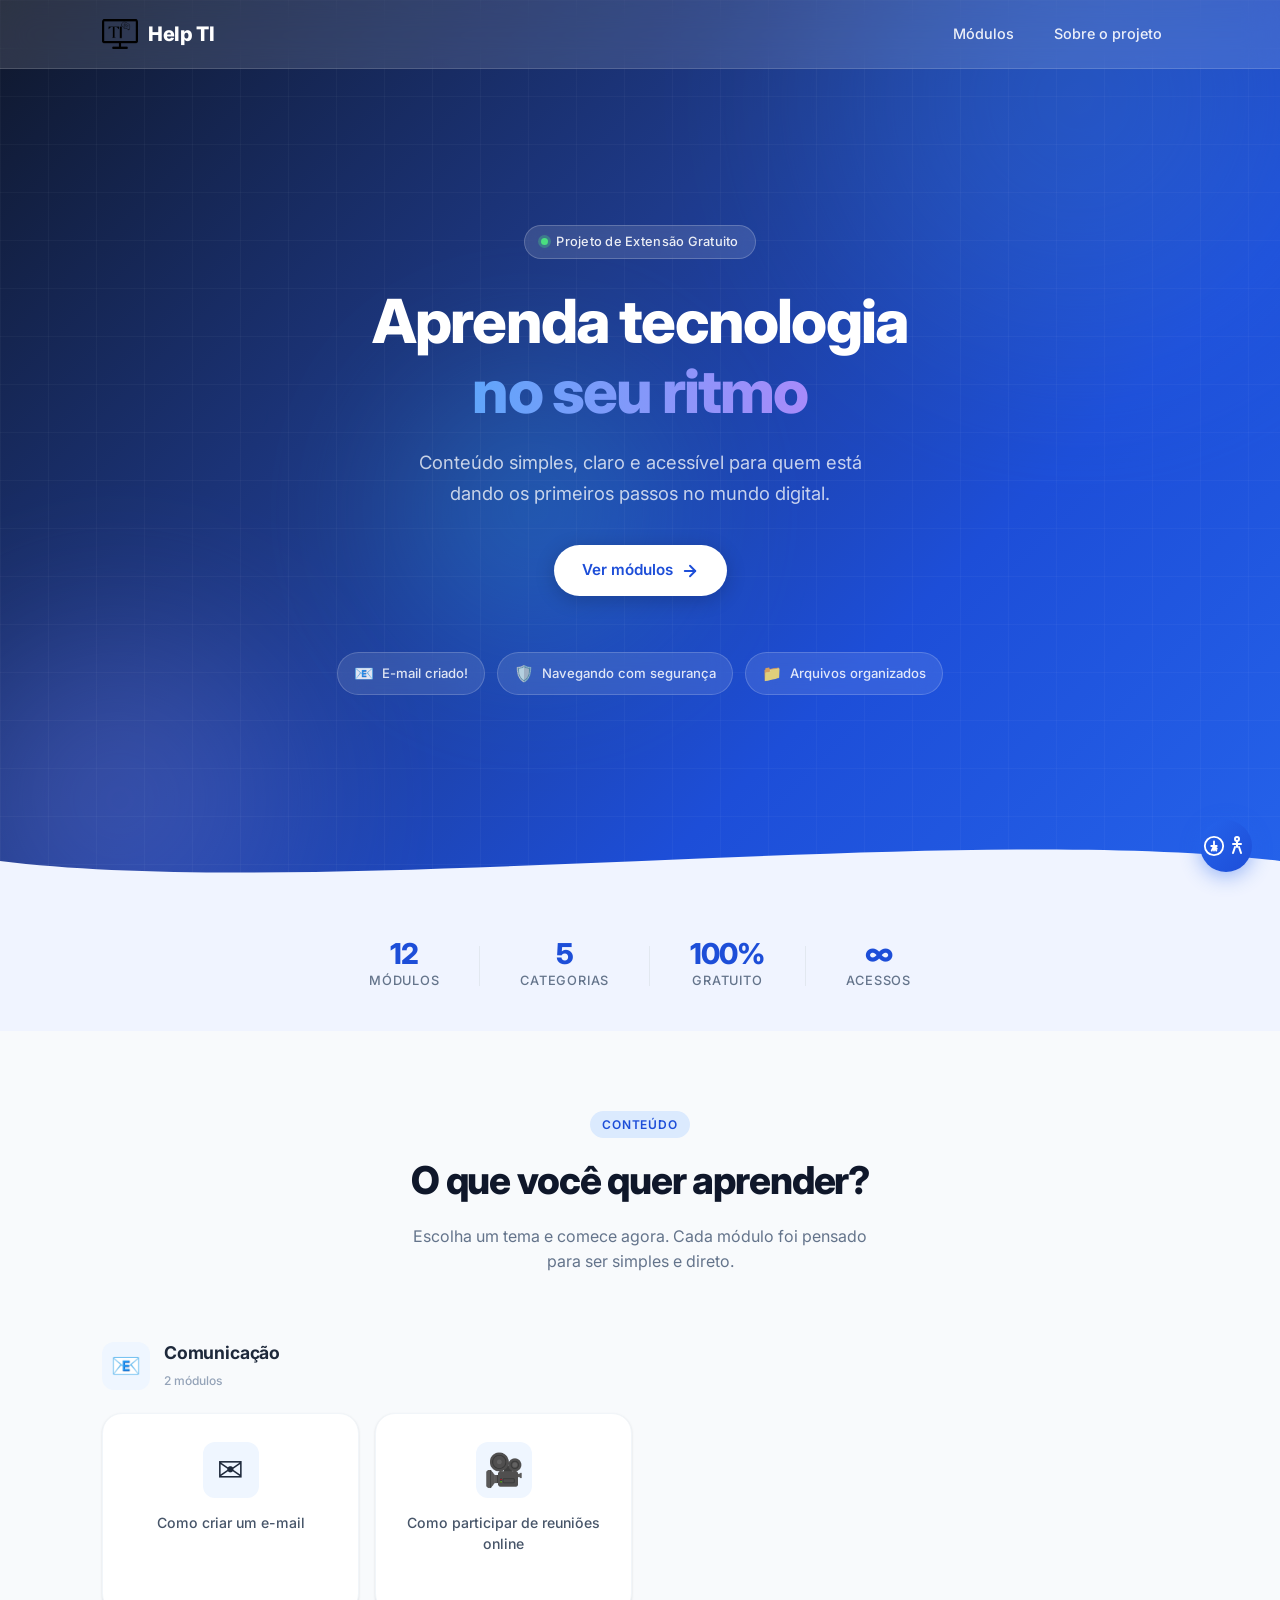
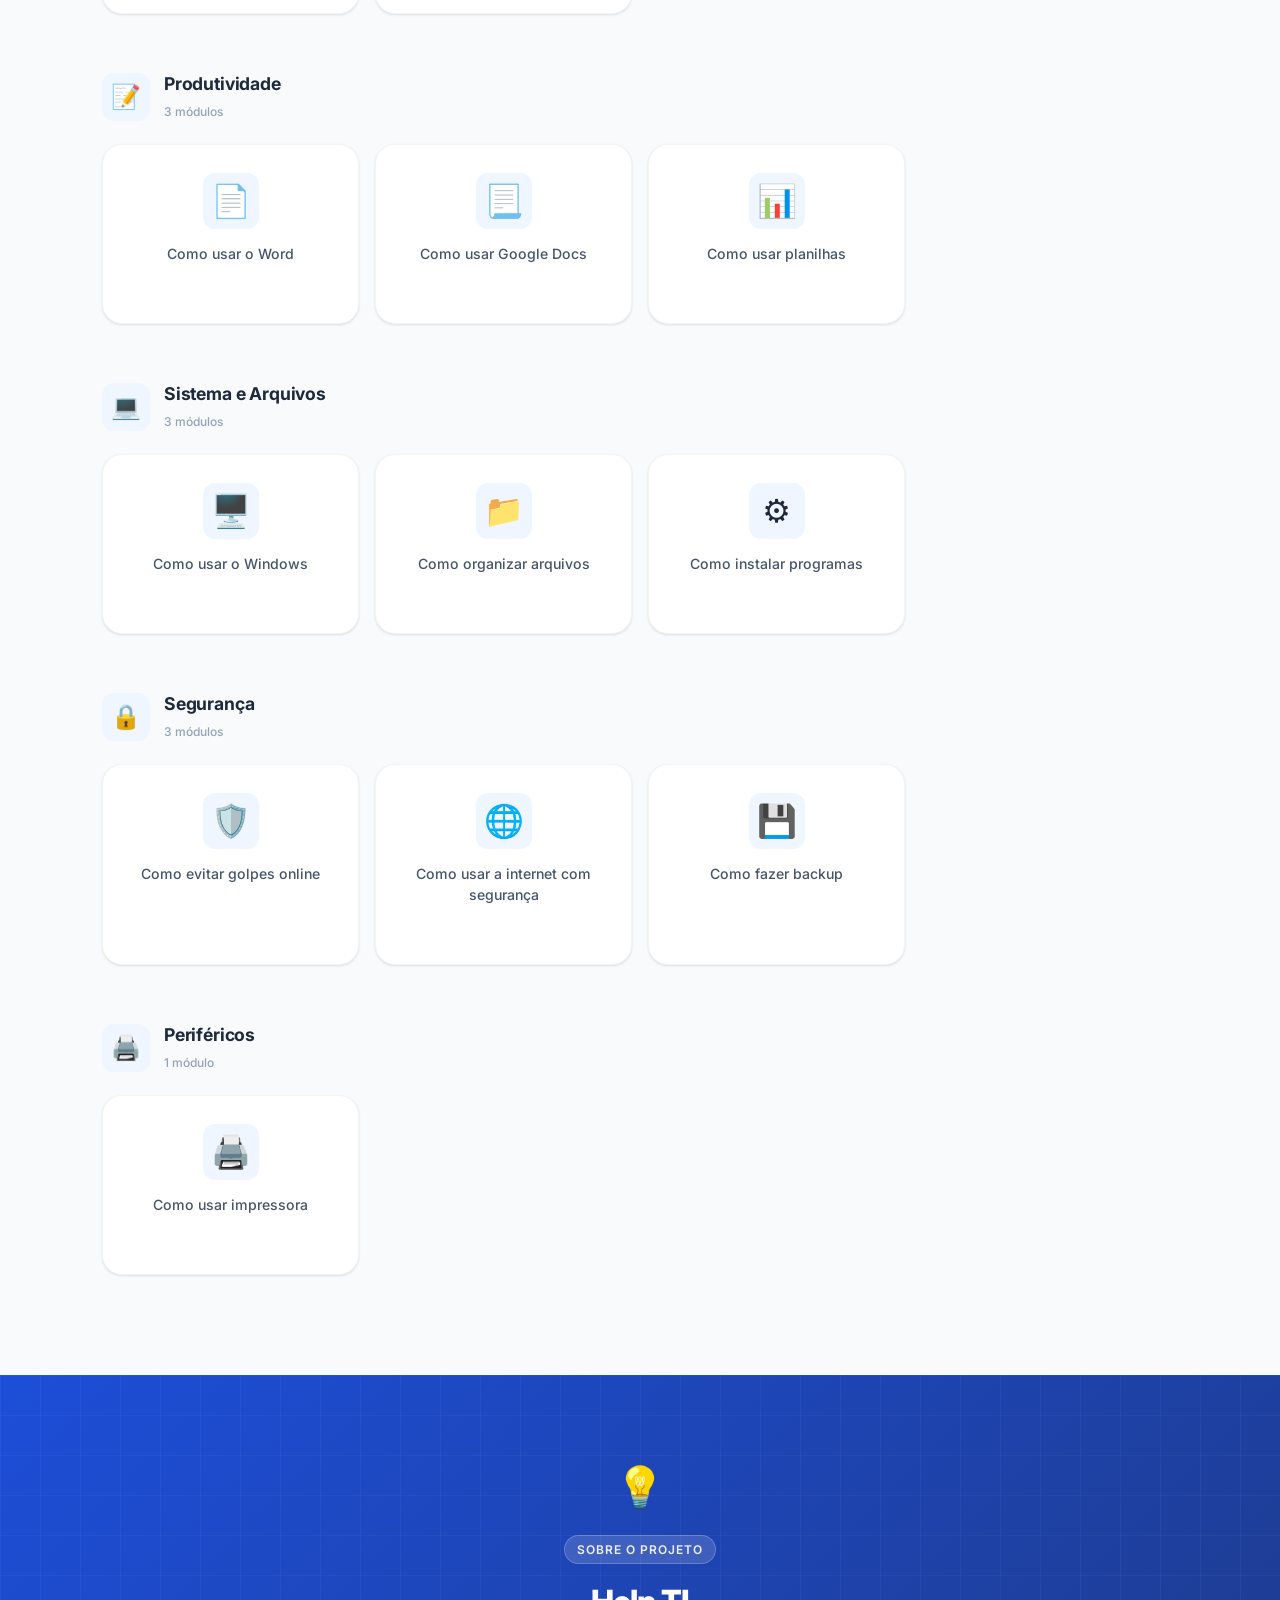
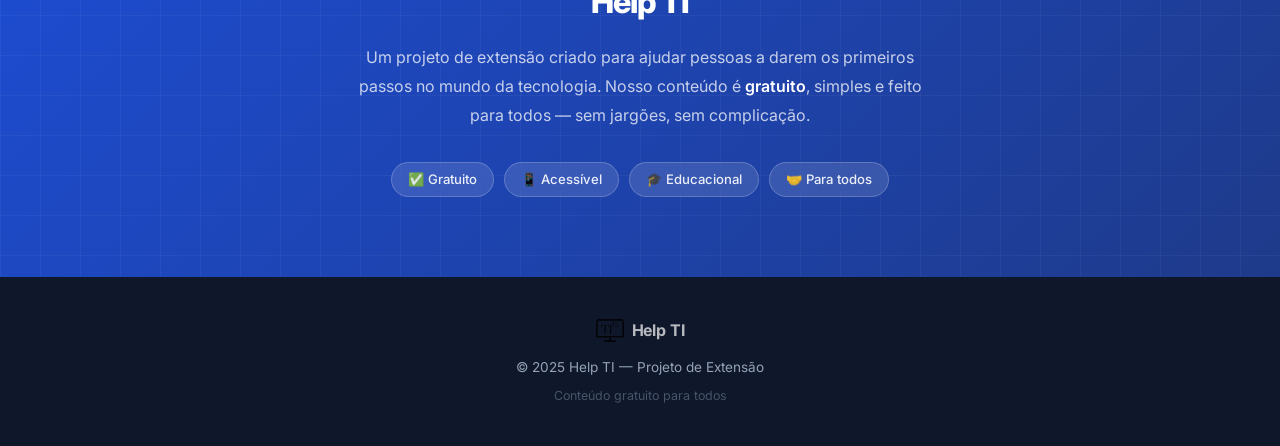
<file: index.html>
﻿<!DOCTYPE html>
<html lang="pt-BR">
<head>
  <meta charset="UTF-8" />
  <meta name="viewport" content="width=device-width, initial-scale=1.0" />
  <title>Help TI — Aprenda tecnologia no seu ritmo</title>
  <link rel="stylesheet" href="style.css" />
  <link rel="icon" href="logo1.png" type="image/png" />
  <link rel="preconnect" href="https://fonts.googleapis.com" />
  <link rel="preconnect" href="https://fonts.gstatic.com" crossorigin />
  <link href="https://fonts.googleapis.com/css2?family=Inter:wght@400;500;600;700;800&display=swap" rel="stylesheet" />
  <link rel="stylesheet" href="accessibility.css" />
</head>
<body class="has-hero">

  <!-- NAVBAR -->
  <header id="navbar">
    <div class="header-inner">
      <a href="index.html" class="logo" aria-label="Help TI - Página inicial">
        <img src="logo1.png" alt="Logo Help TI" />
        <span>Help TI</span>
      </a>
      <nav aria-label="Navegação principal">
        <a href="#modulos" class="nav-link">Módulos</a>
        <a href="sobre.html" class="nav-link">Sobre o projeto</a>
      </nav>
      <button class="menu-toggle" aria-label="Abrir menu" aria-expanded="false">
        <span></span><span></span><span></span>
      </button>
    </div>
    <!-- menu mobile -->
    <div class="mobile-menu" id="mobileMenu" aria-hidden="true">
      <a href="#modulos" class="mobile-link">Módulos</a>
      <a href="sobre.html" class="mobile-link">Sobre o projeto</a>
    </div>
  </header>

  <!-- HERO -->
  <section class="hero" aria-label="Apresentação">
    <!-- elementos decorativos de fundo -->
    <div class="hero-bg" aria-hidden="true">
      <div class="blob blob-1"></div>
      <div class="blob blob-2"></div>
      <div class="blob blob-3"></div>
      <div class="grid-overlay"></div>
    </div>

    <div class="hero-content">
      <div class="hero-badge">
        <span class="badge-dot"></span>
        Projeto de Extensão Gratuito
      </div>
      <h1>Aprenda tecnologia<br /><span class="hero-highlight">no seu ritmo</span></h1>
      <p>Conteúdo simples, claro e acessível para quem está dando os primeiros passos no mundo digital.</p>
      <div class="hero-actions">
        <a href="#modulos" class="btn btn-primary">
          Ver módulos
          <svg xmlns="http://www.w3.org/2000/svg" width="18" height="18" viewBox="0 0 24 24" fill="none" stroke="currentColor" stroke-width="2.5" stroke-linecap="round" stroke-linejoin="round" aria-hidden="true"><path d="M5 12h14"/><path d="m12 5 7 7-7 7"/></svg>
        </a>
      </div>

      <!-- ilustração discreta -->
      <div class="hero-illustration" aria-hidden="true">
        <div class="floating-card fc-1">
          <span>📧</span> E-mail criado!
        </div>
        <div class="floating-card fc-2">
          <span>🛡️</span> Navegando com segurança
        </div>
        <div class="floating-card fc-3">
          <span>📁</span> Arquivos organizados
        </div>
      </div>
    </div>

    <!-- wave divisor -->
    <div class="hero-wave" aria-hidden="true">
      <svg viewBox="0 0 1440 80" preserveAspectRatio="none" xmlns="http://www.w3.org/2000/svg">
        <path d="M0,40 C360,80 1080,0 1440,40 L1440,80 L0,80 Z" fill="#f0f4ff"/>
      </svg>
    </div>
  </section>

  <!-- STATS -->
  <section class="stats" aria-label="Números do projeto">
    <div class="stats-inner">
      <div class="stat-item">
        <strong>12</strong>
        <span>Módulos</span>
      </div>
      <div class="stat-divider" aria-hidden="true"></div>
      <div class="stat-item">
        <strong>5</strong>
        <span>Categorias</span>
      </div>
      <div class="stat-divider" aria-hidden="true"></div>
      <div class="stat-item">
        <strong>100%</strong>
        <span>Gratuito</span>
      </div>
      <div class="stat-divider" aria-hidden="true"></div>
      <div class="stat-item">
        <strong>∞</strong>
        <span>Acessos</span>
      </div>
    </div>
  </section>

  <!-- MÓDULOS -->
  <section id="modulos" class="modulos" aria-label="Módulos de aprendizado">
    <div class="section-header">
      <span class="section-tag">Conteúdo</span>
      <h2>O que você quer aprender?</h2>
      <p>Escolha um tema e comece agora. Cada módulo foi pensado para ser simples e direto.</p>
    </div>

    <div class="categorias">

      <div class="categoria reveal">
        <div class="categoria-header">
          <div class="categoria-icon" aria-hidden="true">📧</div>
          <div>
            <h3>Comunicação</h3>
            <span class="categoria-count">2 módulos</span>
          </div>
        </div>
        <div class="cards">
          <a href="modulos/criar-email.html" class="card">
            <div class="card-icon-wrap" aria-hidden="true">✉️</div>
            <p>Como criar um e-mail</p>
            <span class="card-arrow" aria-hidden="true">→</span>
          </a>
          <a href="modulos/reunioes-online.html" class="card">
            <div class="card-icon-wrap" aria-hidden="true">🎥</div>
            <p>Como participar de reuniões online</p>
            <span class="card-arrow" aria-hidden="true">→</span>
          </a>
        </div>
      </div>

      <div class="categoria reveal">
        <div class="categoria-header">
          <div class="categoria-icon" aria-hidden="true">📝</div>
          <div>
            <h3>Produtividade</h3>
            <span class="categoria-count">3 módulos</span>
          </div>
        </div>
        <div class="cards">
          <a href="modulos/usar-word.html" class="card">
            <div class="card-icon-wrap" aria-hidden="true">📄</div>
            <p>Como usar o Word</p>
            <span class="card-arrow" aria-hidden="true">→</span>
          </a>
          <a href="modulos/usar-google-docs.html" class="card">
            <div class="card-icon-wrap" aria-hidden="true">📃</div>
            <p>Como usar Google Docs</p>
            <span class="card-arrow" aria-hidden="true">→</span>
          </a>
          <a href="modulos/usar-planilhas.html" class="card">
            <div class="card-icon-wrap" aria-hidden="true">📊</div>
            <p>Como usar planilhas</p>
            <span class="card-arrow" aria-hidden="true">→</span>
          </a>
        </div>
      </div>

      <div class="categoria reveal">
        <div class="categoria-header">
          <div class="categoria-icon" aria-hidden="true">💻</div>
          <div>
            <h3>Sistema e Arquivos</h3>
            <span class="categoria-count">3 módulos</span>
          </div>
        </div>
        <div class="cards">
          <a href="modulos/usar-windows.html" class="card">
            <div class="card-icon-wrap" aria-hidden="true">🖥️</div>
            <p>Como usar o Windows</p>
            <span class="card-arrow" aria-hidden="true">→</span>
          </a>
          <a href="modulos/organizar-arquivos.html" class="card">
            <div class="card-icon-wrap" aria-hidden="true">📁</div>
            <p>Como organizar arquivos</p>
            <span class="card-arrow" aria-hidden="true">→</span>
          </a>
          <a href="modulos/instalar-programas.html" class="card">
            <div class="card-icon-wrap" aria-hidden="true">⚙️</div>
            <p>Como instalar programas</p>
            <span class="card-arrow" aria-hidden="true">→</span>
          </a>
        </div>
      </div>

      <div class="categoria reveal">
        <div class="categoria-header">
          <div class="categoria-icon" aria-hidden="true">🔒</div>
          <div>
            <h3>Segurança</h3>
            <span class="categoria-count">3 módulos</span>
          </div>
        </div>
        <div class="cards">
          <a href="modulos/evitar-golpes.html" class="card">
            <div class="card-icon-wrap" aria-hidden="true">🛡️</div>
            <p>Como evitar golpes online</p>
            <span class="card-arrow" aria-hidden="true">→</span>
          </a>
          <a href="modulos/internet-segura.html" class="card">
            <div class="card-icon-wrap" aria-hidden="true">🌐</div>
            <p>Como usar a internet com segurança</p>
            <span class="card-arrow" aria-hidden="true">→</span>
          </a>
          <a href="modulos/fazer-backup.html" class="card">
            <div class="card-icon-wrap" aria-hidden="true">💾</div>
            <p>Como fazer backup</p>
            <span class="card-arrow" aria-hidden="true">→</span>
          </a>
        </div>
      </div>

      <div class="categoria reveal">
        <div class="categoria-header">
          <div class="categoria-icon" aria-hidden="true">🖨️</div>
          <div>
            <h3>Periféricos</h3>
            <span class="categoria-count">1 módulo</span>
          </div>
        </div>
        <div class="cards">
          <a href="modulos/usar-impressora.html" class="card">
            <div class="card-icon-wrap" aria-hidden="true">🖨️</div>
            <p>Como usar impressora</p>
            <span class="card-arrow" aria-hidden="true">→</span>
          </a>
        </div>
      </div>

    </div>
  </section>

  <!-- SOBRE -->
  <section id="sobre" class="sobre reveal" aria-label="Sobre o projeto">
    <div class="sobre-inner">
      <div class="sobre-icon" aria-hidden="true">💡</div>
      <span class="section-tag">Sobre o projeto</span>
      <h2>Help TI</h2>
      <p>
        Um projeto de extensão criado para ajudar pessoas a darem os primeiros passos 
        no mundo da tecnologia. Nosso conteúdo é <strong>gratuito</strong>, simples e feito para todos — 
        sem jargões, sem complicação.
      </p>
      <div class="sobre-tags" aria-label="Características do projeto">
        <span class="tag">✅ Gratuito</span>
        <span class="tag">📱 Acessível</span>
        <span class="tag">🎓 Educacional</span>
        <span class="tag">🤝 Para todos</span>
      </div>
    </div>
  </section>

  <!-- FOOTER -->
  <footer>
    <div class="footer-inner">
      <div class="footer-logo">
        <img src="logo1.png" alt="Logo Help TI" />
        <span>Help TI</span>
      </div>
      <p class="footer-copy">© 2025 Help TI — Projeto de Extensão</p>
      <p class="footer-sub">Conteúdo gratuito para todos</p>
    </div>
  </footer>

  <script src="script.js"></script>
  <script src="accessibility.js"></script>
</body>
</html>
</file>
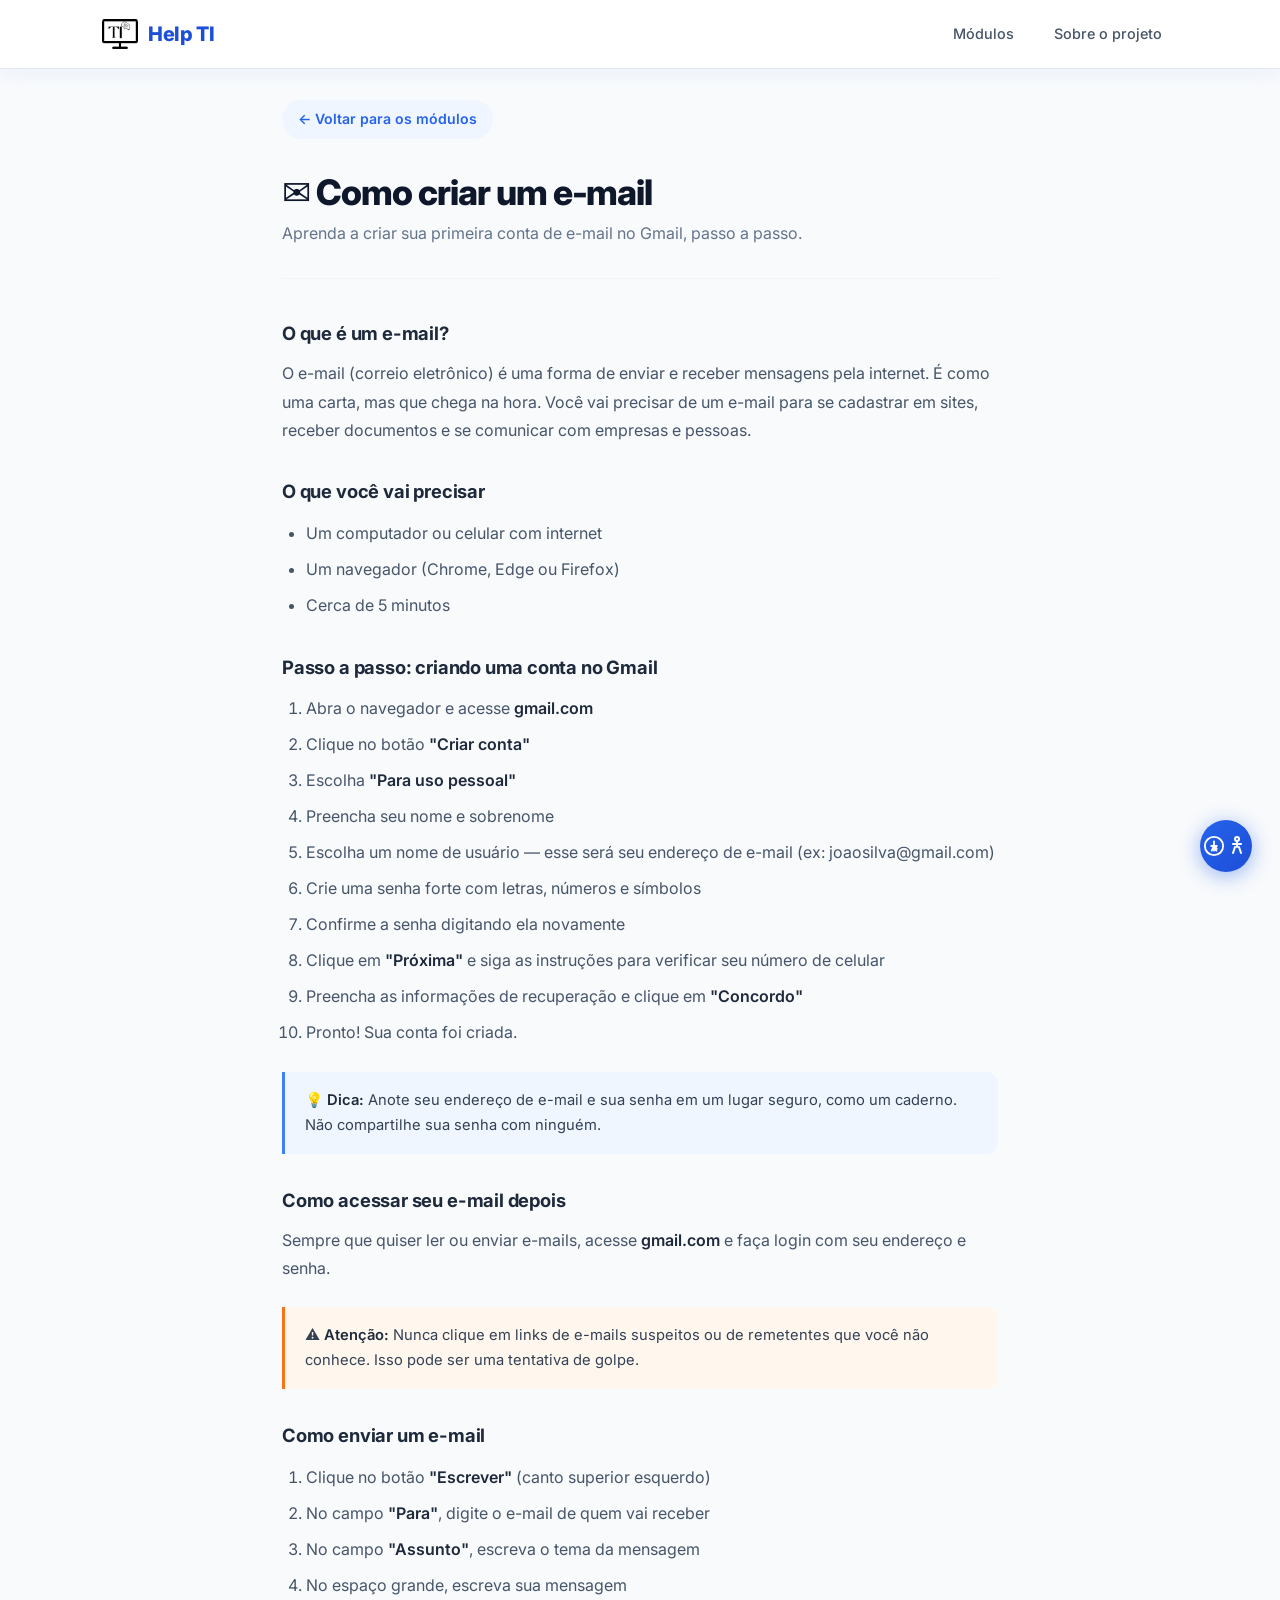
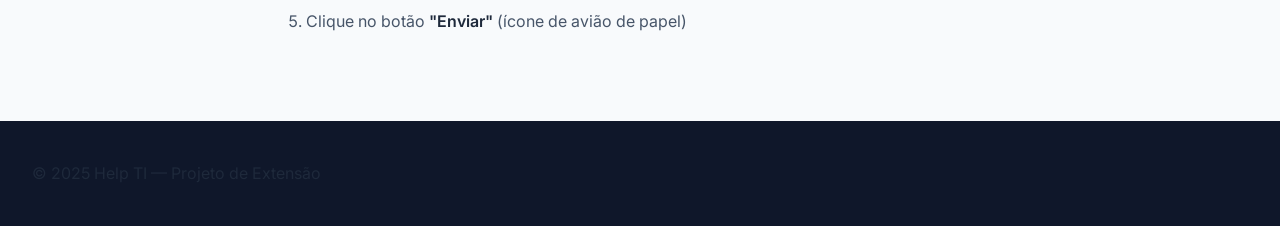
<file: modulos/criar-email.html>
﻿<!DOCTYPE html>
<html lang="pt-BR">
<head>
  <meta charset="UTF-8" />
  <meta name="viewport" content="width=device-width, initial-scale=1.0" />
  <title>Como criar um e-mail — Help TI</title>
  <link rel="stylesheet" href="../style.css" />
  <link rel="preconnect" href="https://fonts.googleapis.com" />
  <link rel="preconnect" href="https://fonts.gstatic.com" crossorigin />
  <link href="https://fonts.googleapis.com/css2?family=Inter:wght@400;500;600;700;800&display=swap" rel="stylesheet" />
  <link rel="icon" href="../logo1.png" type="image/png" />
  <link rel="stylesheet" href="../accessibility.css" />
</head>
<body>

  <!-- NAVBAR -->
  <header id="navbar">
    <div class="header-inner">
      <a href="../index.html" class="logo" aria-label="Help TI - Página inicial">
        <img src="../logo1.png" alt="Logo Help TI" />
        <span>Help TI</span>
      </a>
      <nav aria-label="Navegação principal">
        <a href="../index.html#modulos" class="nav-link">Módulos</a>
        <a href="../sobre.html" class="nav-link">Sobre o projeto</a>
      </nav>
      <button class="menu-toggle" aria-label="Abrir menu" aria-expanded="false">
        <span></span><span></span><span></span>
      </button>
    </div>
    <div class="mobile-menu" id="mobileMenu" aria-hidden="true">
      <a href="../index.html#modulos" class="mobile-link">Módulos</a>
      <a href="../sobre.html" class="mobile-link">Sobre o projeto</a>
    </div>
  </header>

  <!-- CONTEÚDO -->
  <main class="modulo-container">

    <a href="../index.html" class="voltar">← Voltar para os módulos</a>

    <h1>✉️ Como criar um e-mail</h1>
    <p class="subtitulo">Aprenda a criar sua primeira conta de e-mail no Gmail, passo a passo.</p>

    <h2>O que é um e-mail?</h2>
    <p>
      O e-mail (correio eletrônico) é uma forma de enviar e receber mensagens pela internet. 
      É como uma carta, mas que chega na hora. Você vai precisar de um e-mail para se cadastrar 
      em sites, receber documentos e se comunicar com empresas e pessoas.
    </p>

    <h2>O que você vai precisar</h2>
    <ul>
      <li>Um computador ou celular com internet</li>
      <li>Um navegador (Chrome, Edge ou Firefox)</li>
      <li>Cerca de 5 minutos</li>
    </ul>

    <h2>Passo a passo: criando uma conta no Gmail</h2>
    <ol>
      <li>Abra o navegador e acesse <strong>gmail.com</strong></li>
      <li>Clique no botão <strong>"Criar conta"</strong></li>
      <li>Escolha <strong>"Para uso pessoal"</strong></li>
      <li>Preencha seu nome e sobrenome</li>
      <li>Escolha um nome de usuário — esse será seu endereço de e-mail (ex: joaosilva@gmail.com)</li>
      <li>Crie uma senha forte com letras, números e símbolos</li>
      <li>Confirme a senha digitando ela novamente</li>
      <li>Clique em <strong>"Próxima"</strong> e siga as instruções para verificar seu número de celular</li>
      <li>Preencha as informações de recuperação e clique em <strong>"Concordo"</strong></li>
      <li>Pronto! Sua conta foi criada.</li>
    </ol>

    <div class="dica">
      💡 <strong>Dica:</strong> Anote seu endereço de e-mail e sua senha em um lugar seguro, como um caderno. Não compartilhe sua senha com ninguém.
    </div>

    <h2>Como acessar seu e-mail depois</h2>
    <p>
      Sempre que quiser ler ou enviar e-mails, acesse <strong>gmail.com</strong> e faça login 
      com seu endereço e senha.
    </p>

    <div class="alerta">
      ⚠️ <strong>Atenção:</strong> Nunca clique em links de e-mails suspeitos ou de remetentes que você não conhece. Isso pode ser uma tentativa de golpe.
    </div>

    <h2>Como enviar um e-mail</h2>
    <ol>
      <li>Clique no botão <strong>"Escrever"</strong> (canto superior esquerdo)</li>
      <li>No campo <strong>"Para"</strong>, digite o e-mail de quem vai receber</li>
      <li>No campo <strong>"Assunto"</strong>, escreva o tema da mensagem</li>
      <li>No espaço grande, escreva sua mensagem</li>
      <li>Clique no botão <strong>"Enviar"</strong> (ícone de avião de papel)</li>
    </ol>

  </main>

  <!-- FOOTER -->
  <footer>
    <p>© 2025 Help TI — Projeto de Extensão</p>
  </footer>

  <script src="../script.js"></script>
  <script src="../accessibility.js"></script>
</body>
</html>
</file>
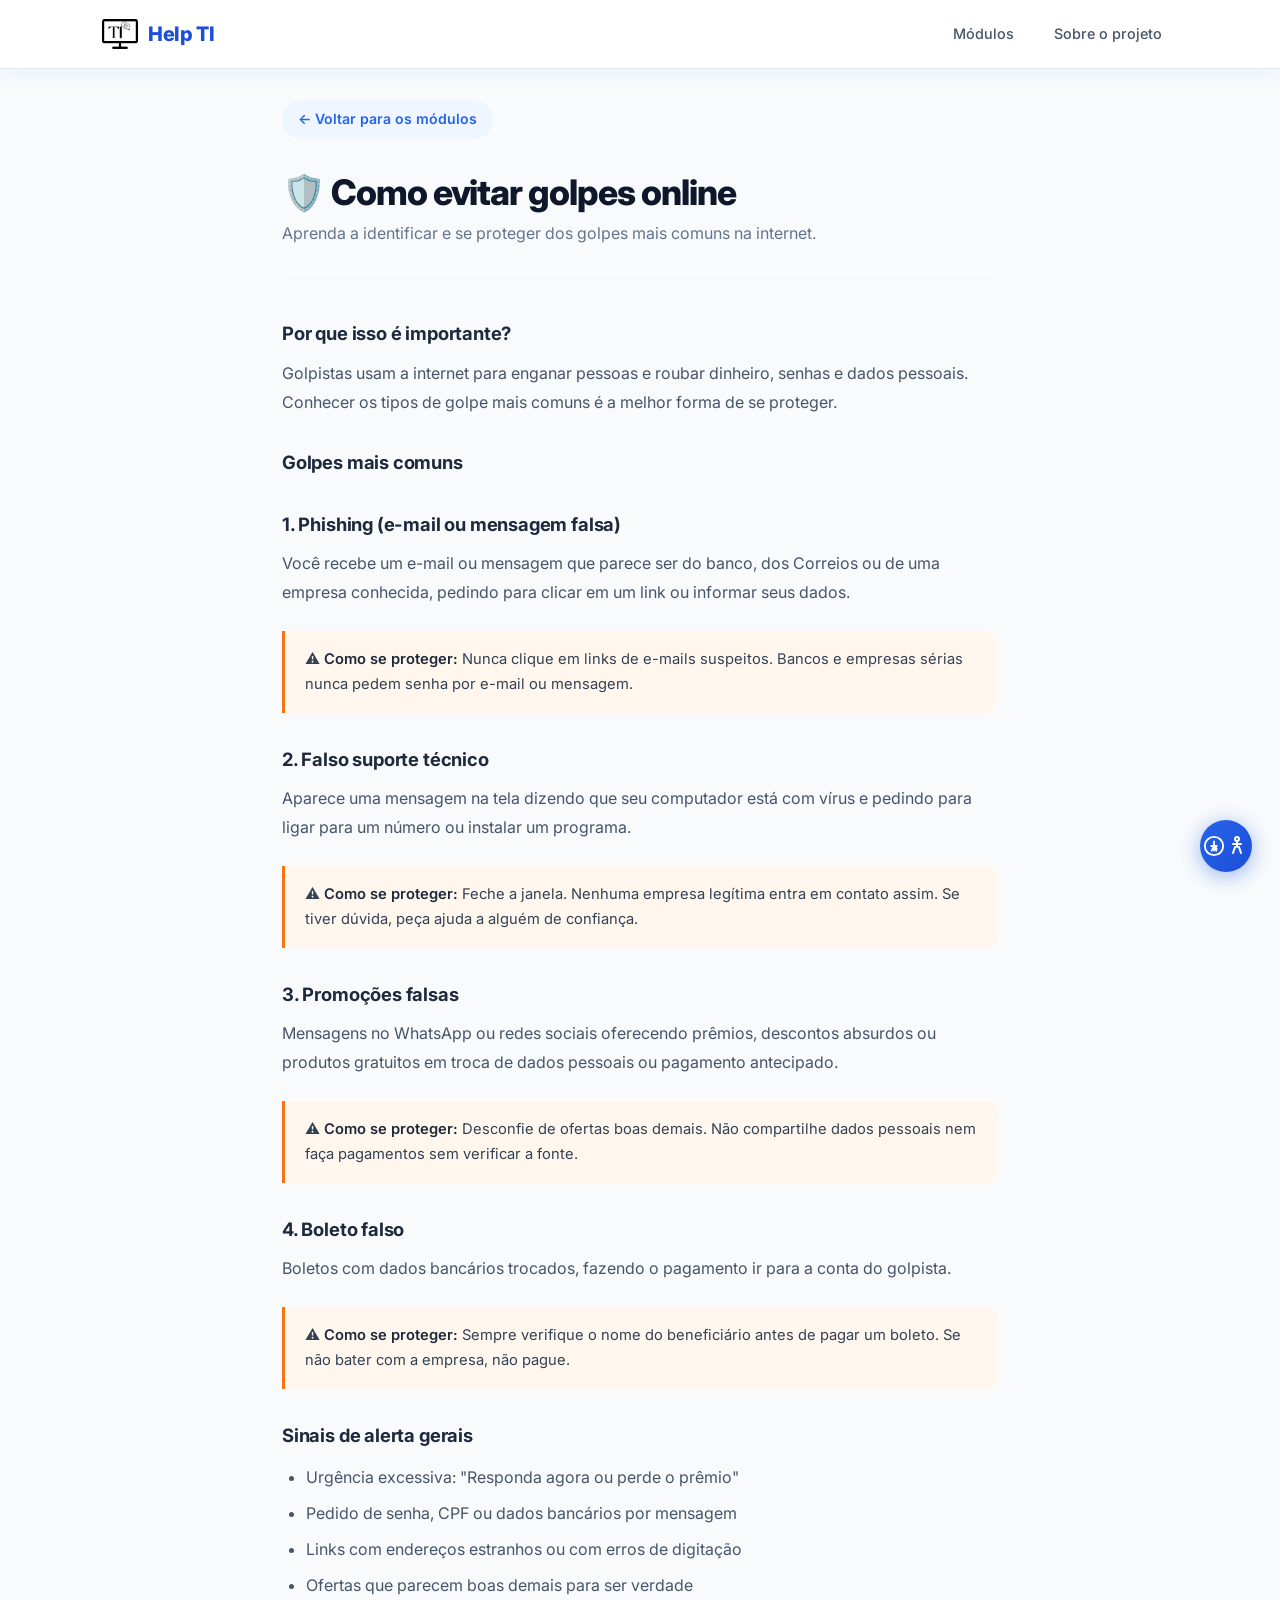
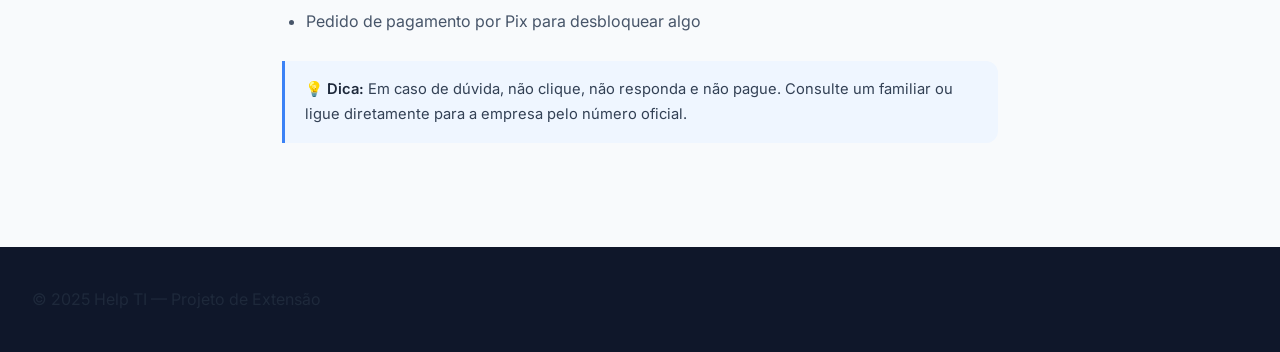
<file: modulos/evitar-golpes.html>
﻿<!DOCTYPE html>
<html lang="pt-BR">
<head>
  <meta charset="UTF-8" />
  <meta name="viewport" content="width=device-width, initial-scale=1.0" />
  <title>Como evitar golpes online — Help TI</title>
  <link rel="stylesheet" href="../style.css" />
  <link rel="preconnect" href="https://fonts.googleapis.com" />
  <link rel="preconnect" href="https://fonts.gstatic.com" crossorigin />
  <link href="https://fonts.googleapis.com/css2?family=Inter:wght@400;500;600;700;800&display=swap" rel="stylesheet" />
  <link rel="icon" href="../logo1.png" type="image/png" />
  <link rel="stylesheet" href="../accessibility.css" />
</head>
<body>

  <!-- NAVBAR -->
  <header id="navbar">
    <div class="header-inner">
      <a href="../index.html" class="logo" aria-label="Help TI - Página inicial">
        <img src="../logo1.png" alt="Logo Help TI" />
        <span>Help TI</span>
      </a>
      <nav aria-label="Navegação principal">
        <a href="../index.html#modulos" class="nav-link">Módulos</a>
        <a href="../sobre.html" class="nav-link">Sobre o projeto</a>
      </nav>
      <button class="menu-toggle" aria-label="Abrir menu" aria-expanded="false">
        <span></span><span></span><span></span>
      </button>
    </div>
    <div class="mobile-menu" id="mobileMenu" aria-hidden="true">
      <a href="../index.html#modulos" class="mobile-link">Módulos</a>
      <a href="../sobre.html" class="mobile-link">Sobre o projeto</a>
    </div>
  </header>

  <main class="modulo-container">

    <a href="../index.html" class="voltar">← Voltar para os módulos</a>

    <h1>🛡️ Como evitar golpes online</h1>
    <p class="subtitulo">Aprenda a identificar e se proteger dos golpes mais comuns na internet.</p>

    <h2>Por que isso é importante?</h2>
    <p>
      Golpistas usam a internet para enganar pessoas e roubar dinheiro, senhas e dados pessoais. 
      Conhecer os tipos de golpe mais comuns é a melhor forma de se proteger.
    </p>

    <h2>Golpes mais comuns</h2>

    <h2>1. Phishing (e-mail ou mensagem falsa)</h2>
    <p>
      Você recebe um e-mail ou mensagem que parece ser do banco, dos Correios ou de uma empresa 
      conhecida, pedindo para clicar em um link ou informar seus dados.
    </p>
    <div class="alerta">
      ⚠️ <strong>Como se proteger:</strong> Nunca clique em links de e-mails suspeitos. Bancos e empresas sérias nunca pedem senha por e-mail ou mensagem.
    </div>

    <h2>2. Falso suporte técnico</h2>
    <p>
      Aparece uma mensagem na tela dizendo que seu computador está com vírus e pedindo para 
      ligar para um número ou instalar um programa.
    </p>
    <div class="alerta">
      ⚠️ <strong>Como se proteger:</strong> Feche a janela. Nenhuma empresa legítima entra em contato assim. Se tiver dúvida, peça ajuda a alguém de confiança.
    </div>

    <h2>3. Promoções falsas</h2>
    <p>
      Mensagens no WhatsApp ou redes sociais oferecendo prêmios, descontos absurdos ou 
      produtos gratuitos em troca de dados pessoais ou pagamento antecipado.
    </p>
    <div class="alerta">
      ⚠️ <strong>Como se proteger:</strong> Desconfie de ofertas boas demais. Não compartilhe dados pessoais nem faça pagamentos sem verificar a fonte.
    </div>

    <h2>4. Boleto falso</h2>
    <p>
      Boletos com dados bancários trocados, fazendo o pagamento ir para a conta do golpista.
    </p>
    <div class="alerta">
      ⚠️ <strong>Como se proteger:</strong> Sempre verifique o nome do beneficiário antes de pagar um boleto. Se não bater com a empresa, não pague.
    </div>

    <h2>Sinais de alerta gerais</h2>
    <ul>
      <li>Urgência excessiva: "Responda agora ou perde o prêmio"</li>
      <li>Pedido de senha, CPF ou dados bancários por mensagem</li>
      <li>Links com endereços estranhos ou com erros de digitação</li>
      <li>Ofertas que parecem boas demais para ser verdade</li>
      <li>Pedido de pagamento por Pix para desbloquear algo</li>
    </ul>

    <div class="dica">
      💡 <strong>Dica:</strong> Em caso de dúvida, não clique, não responda e não pague. Consulte um familiar ou ligue diretamente para a empresa pelo número oficial.
    </div>

  </main>

  <footer>
    <p>© 2025 Help TI — Projeto de Extensão</p>
  </footer>

  <script src="../script.js"></script>
  <script src="../accessibility.js"></script>
</body>
</html>
</file>
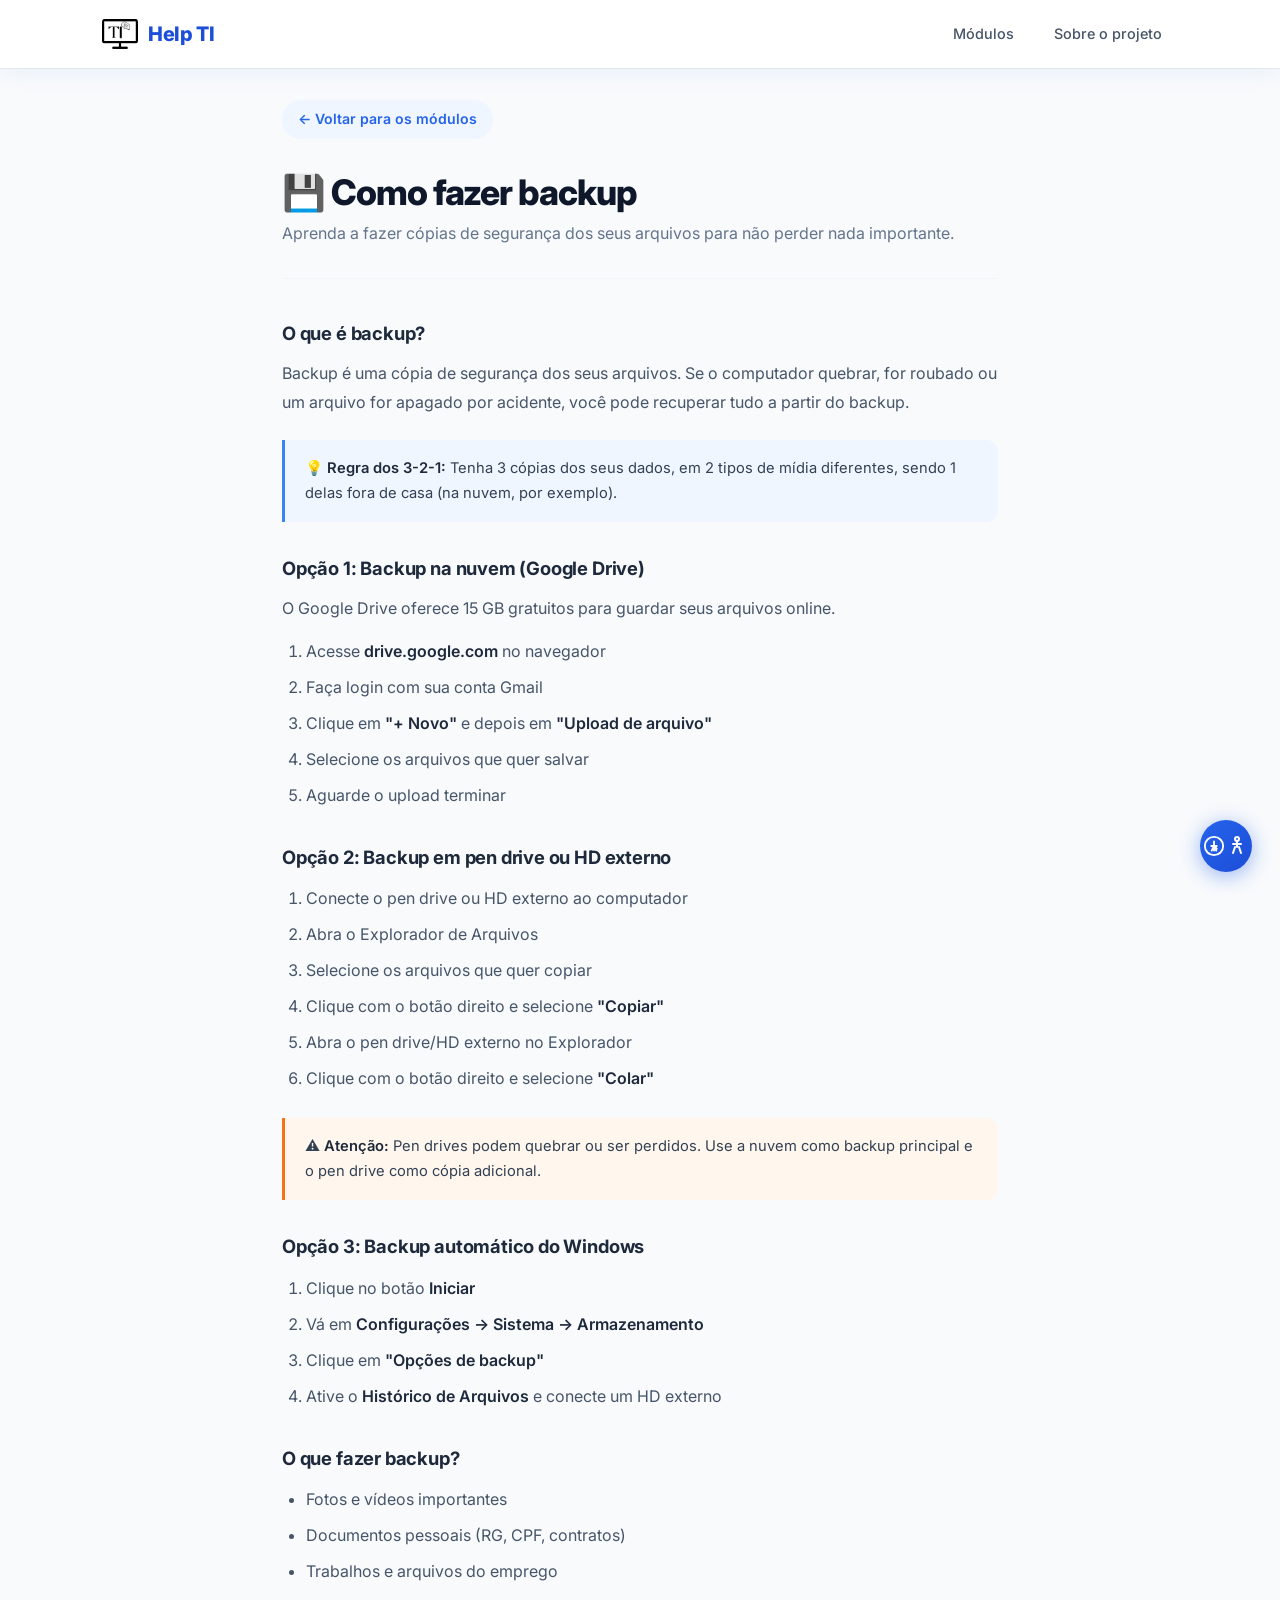
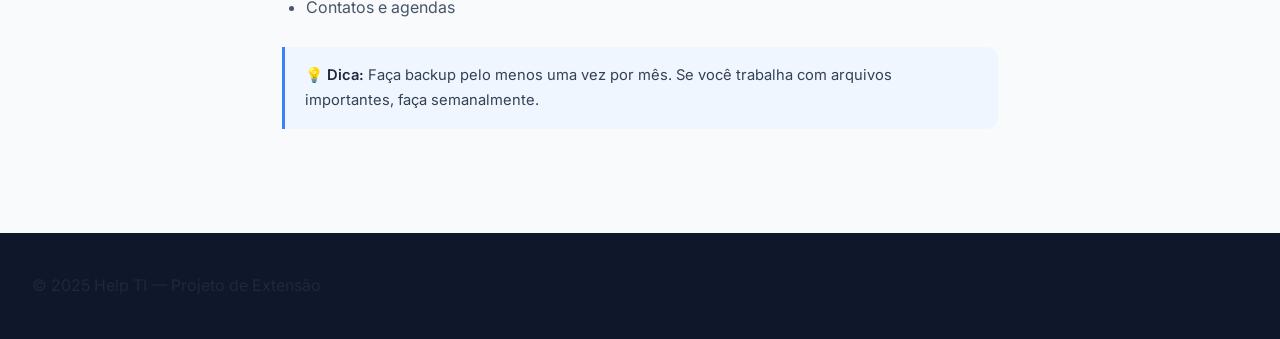
<file: modulos/fazer-backup.html>
﻿<!DOCTYPE html>
<html lang="pt-BR">
<head>
  <meta charset="UTF-8" />
  <meta name="viewport" content="width=device-width, initial-scale=1.0" />
  <title>Como fazer backup — Help TI</title>
  <link rel="stylesheet" href="../style.css" />
  <link rel="preconnect" href="https://fonts.googleapis.com" />
  <link rel="preconnect" href="https://fonts.gstatic.com" crossorigin />
  <link href="https://fonts.googleapis.com/css2?family=Inter:wght@400;500;600;700;800&display=swap" rel="stylesheet" />
  <link rel="icon" href="../logo1.png" type="image/png" />
  <link rel="stylesheet" href="../accessibility.css" />
</head>
<body>

  <!-- NAVBAR -->
  <header id="navbar">
    <div class="header-inner">
      <a href="../index.html" class="logo" aria-label="Help TI - Página inicial">
        <img src="../logo1.png" alt="Logo Help TI" />
        <span>Help TI</span>
      </a>
      <nav aria-label="Navegação principal">
        <a href="../index.html#modulos" class="nav-link">Módulos</a>
        <a href="../sobre.html" class="nav-link">Sobre o projeto</a>
      </nav>
      <button class="menu-toggle" aria-label="Abrir menu" aria-expanded="false">
        <span></span><span></span><span></span>
      </button>
    </div>
    <div class="mobile-menu" id="mobileMenu" aria-hidden="true">
      <a href="../index.html#modulos" class="mobile-link">Módulos</a>
      <a href="../sobre.html" class="mobile-link">Sobre o projeto</a>
    </div>
  </header>

  <main class="modulo-container">

    <a href="../index.html" class="voltar">← Voltar para os módulos</a>

    <h1>💾 Como fazer backup</h1>
    <p class="subtitulo">Aprenda a fazer cópias de segurança dos seus arquivos para não perder nada importante.</p>

    <h2>O que é backup?</h2>
    <p>
      Backup é uma cópia de segurança dos seus arquivos. Se o computador quebrar, 
      for roubado ou um arquivo for apagado por acidente, você pode recuperar tudo 
      a partir do backup.
    </p>

    <div class="dica">
      💡 <strong>Regra dos 3-2-1:</strong> Tenha 3 cópias dos seus dados, em 2 tipos de mídia diferentes, sendo 1 delas fora de casa (na nuvem, por exemplo).
    </div>

    <h2>Opção 1: Backup na nuvem (Google Drive)</h2>
    <p>O Google Drive oferece 15 GB gratuitos para guardar seus arquivos online.</p>
    <ol>
      <li>Acesse <strong>drive.google.com</strong> no navegador</li>
      <li>Faça login com sua conta Gmail</li>
      <li>Clique em <strong>"+ Novo"</strong> e depois em <strong>"Upload de arquivo"</strong></li>
      <li>Selecione os arquivos que quer salvar</li>
      <li>Aguarde o upload terminar</li>
    </ol>

    <h2>Opção 2: Backup em pen drive ou HD externo</h2>
    <ol>
      <li>Conecte o pen drive ou HD externo ao computador</li>
      <li>Abra o Explorador de Arquivos</li>
      <li>Selecione os arquivos que quer copiar</li>
      <li>Clique com o botão direito e selecione <strong>"Copiar"</strong></li>
      <li>Abra o pen drive/HD externo no Explorador</li>
      <li>Clique com o botão direito e selecione <strong>"Colar"</strong></li>
    </ol>

    <div class="alerta">
      ⚠️ <strong>Atenção:</strong> Pen drives podem quebrar ou ser perdidos. Use a nuvem como backup principal e o pen drive como cópia adicional.
    </div>

    <h2>Opção 3: Backup automático do Windows</h2>
    <ol>
      <li>Clique no botão <strong>Iniciar</strong></li>
      <li>Vá em <strong>Configurações → Sistema → Armazenamento</strong></li>
      <li>Clique em <strong>"Opções de backup"</strong></li>
      <li>Ative o <strong>Histórico de Arquivos</strong> e conecte um HD externo</li>
    </ol>

    <h2>O que fazer backup?</h2>
    <ul>
      <li>Fotos e vídeos importantes</li>
      <li>Documentos pessoais (RG, CPF, contratos)</li>
      <li>Trabalhos e arquivos do emprego</li>
      <li>Contatos e agendas</li>
    </ul>

    <div class="dica">
      💡 <strong>Dica:</strong> Faça backup pelo menos uma vez por mês. Se você trabalha com arquivos importantes, faça semanalmente.
    </div>

  </main>

  <footer>
    <p>© 2025 Help TI — Projeto de Extensão</p>
  </footer>

  <script src="../script.js"></script>
  <script src="../accessibility.js"></script>
</body>
</html>
</file>
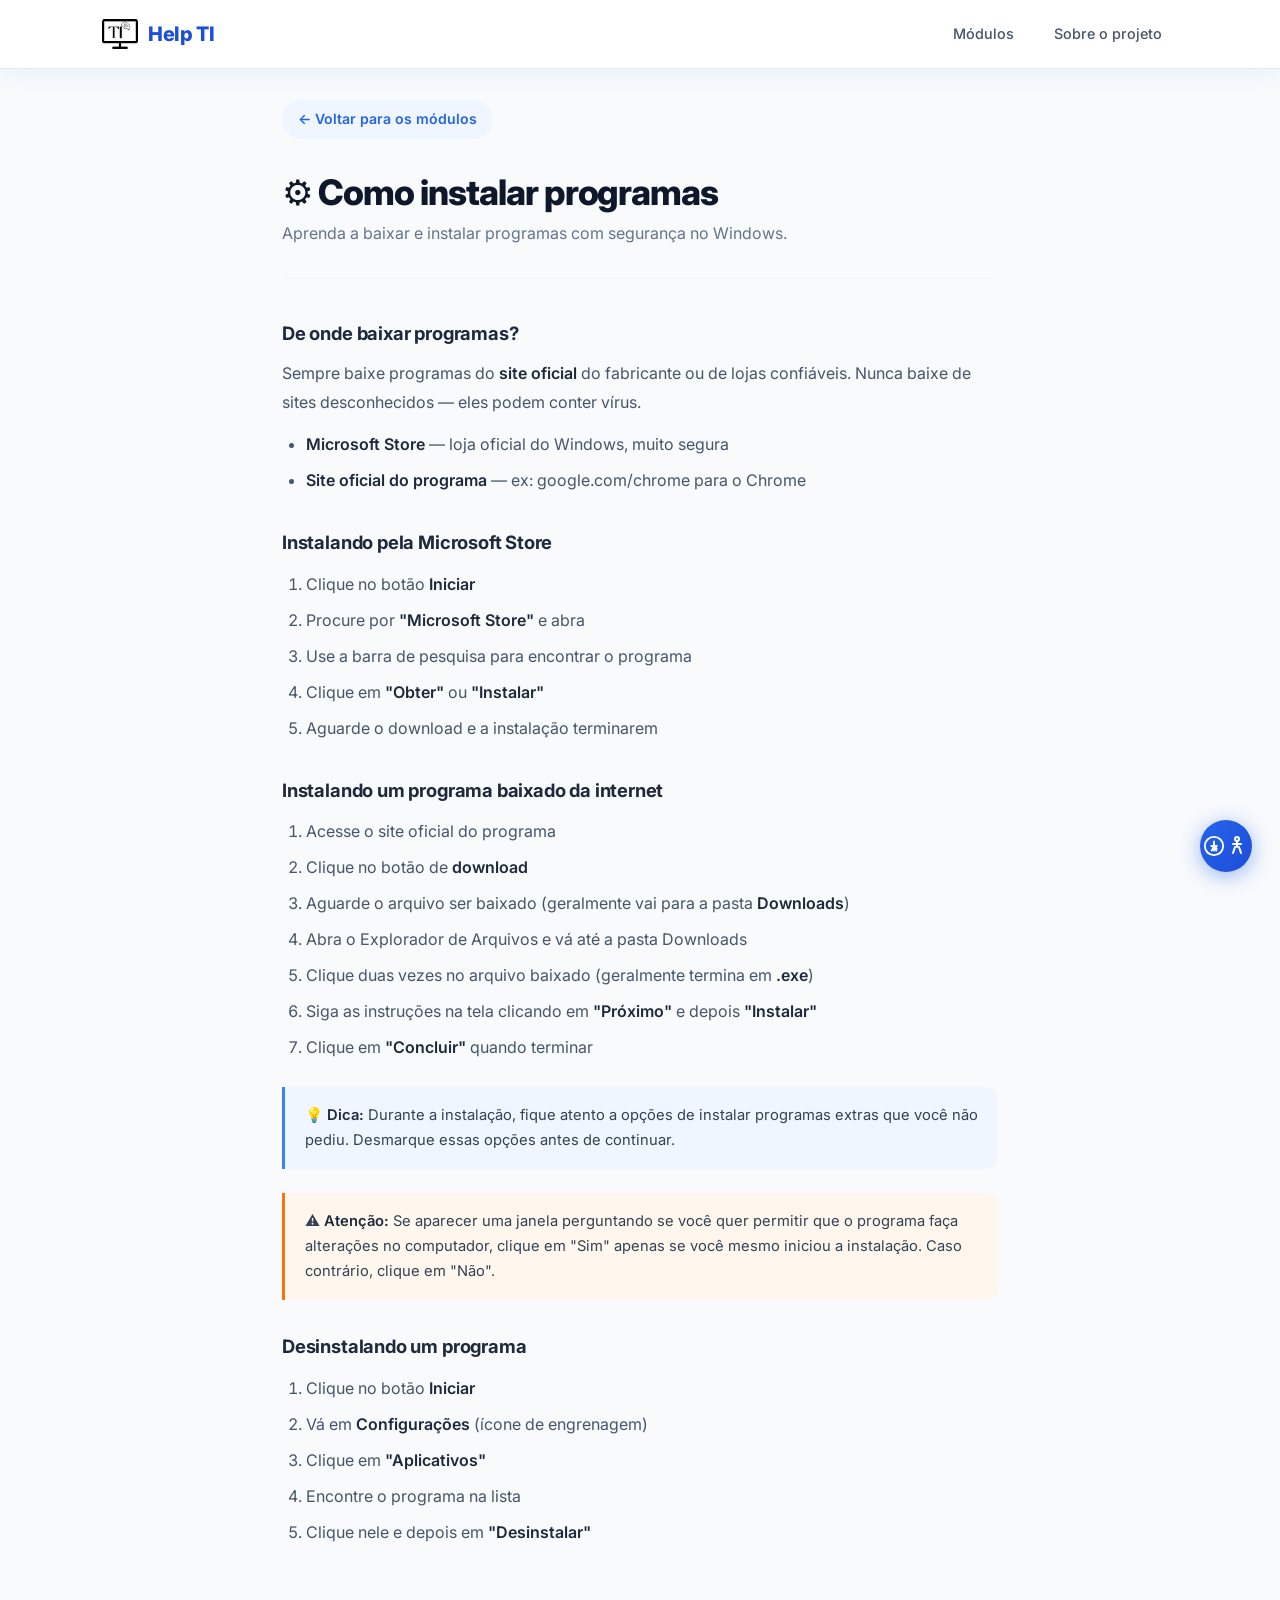
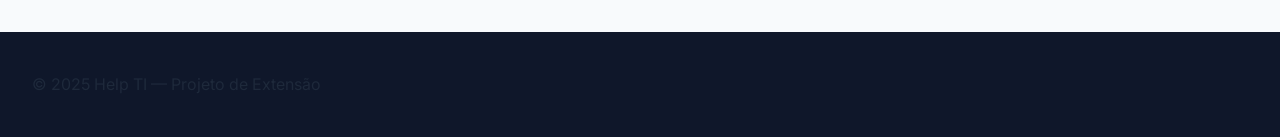
<file: modulos/instalar-programas.html>
﻿<!DOCTYPE html>
<html lang="pt-BR">
<head>
  <meta charset="UTF-8" />
  <meta name="viewport" content="width=device-width, initial-scale=1.0" />
  <title>Como instalar programas — Help TI</title>
  <link rel="stylesheet" href="../style.css" />
  <link rel="preconnect" href="https://fonts.googleapis.com" />
  <link rel="preconnect" href="https://fonts.gstatic.com" crossorigin />
  <link href="https://fonts.googleapis.com/css2?family=Inter:wght@400;500;600;700;800&display=swap" rel="stylesheet" />
  <link rel="icon" href="../logo1.png" type="image/png" />
  <link rel="stylesheet" href="../accessibility.css" />
</head>
<body>

  <!-- NAVBAR -->
  <header id="navbar">
    <div class="header-inner">
      <a href="../index.html" class="logo" aria-label="Help TI - Página inicial">
        <img src="../logo1.png" alt="Logo Help TI" />
        <span>Help TI</span>
      </a>
      <nav aria-label="Navegação principal">
        <a href="../index.html#modulos" class="nav-link">Módulos</a>
        <a href="../sobre.html" class="nav-link">Sobre o projeto</a>
      </nav>
      <button class="menu-toggle" aria-label="Abrir menu" aria-expanded="false">
        <span></span><span></span><span></span>
      </button>
    </div>
    <div class="mobile-menu" id="mobileMenu" aria-hidden="true">
      <a href="../index.html#modulos" class="mobile-link">Módulos</a>
      <a href="../sobre.html" class="mobile-link">Sobre o projeto</a>
    </div>
  </header>

  <main class="modulo-container">

    <a href="../index.html" class="voltar">← Voltar para os módulos</a>

    <h1>⚙️ Como instalar programas</h1>
    <p class="subtitulo">Aprenda a baixar e instalar programas com segurança no Windows.</p>

    <h2>De onde baixar programas?</h2>
    <p>
      Sempre baixe programas do <strong>site oficial</strong> do fabricante ou de lojas confiáveis. 
      Nunca baixe de sites desconhecidos — eles podem conter vírus.
    </p>
    <ul>
      <li><strong>Microsoft Store</strong> — loja oficial do Windows, muito segura</li>
      <li><strong>Site oficial do programa</strong> — ex: google.com/chrome para o Chrome</li>
    </ul>

    <h2>Instalando pela Microsoft Store</h2>
    <ol>
      <li>Clique no botão <strong>Iniciar</strong></li>
      <li>Procure por <strong>"Microsoft Store"</strong> e abra</li>
      <li>Use a barra de pesquisa para encontrar o programa</li>
      <li>Clique em <strong>"Obter"</strong> ou <strong>"Instalar"</strong></li>
      <li>Aguarde o download e a instalação terminarem</li>
    </ol>

    <h2>Instalando um programa baixado da internet</h2>
    <ol>
      <li>Acesse o site oficial do programa</li>
      <li>Clique no botão de <strong>download</strong></li>
      <li>Aguarde o arquivo ser baixado (geralmente vai para a pasta <strong>Downloads</strong>)</li>
      <li>Abra o Explorador de Arquivos e vá até a pasta Downloads</li>
      <li>Clique duas vezes no arquivo baixado (geralmente termina em <strong>.exe</strong>)</li>
      <li>Siga as instruções na tela clicando em <strong>"Próximo"</strong> e depois <strong>"Instalar"</strong></li>
      <li>Clique em <strong>"Concluir"</strong> quando terminar</li>
    </ol>

    <div class="dica">
      💡 <strong>Dica:</strong> Durante a instalação, fique atento a opções de instalar programas extras que você não pediu. Desmarque essas opções antes de continuar.
    </div>

    <div class="alerta">
      ⚠️ <strong>Atenção:</strong> Se aparecer uma janela perguntando se você quer permitir que o programa faça alterações no computador, clique em "Sim" apenas se você mesmo iniciou a instalação. Caso contrário, clique em "Não".
    </div>

    <h2>Desinstalando um programa</h2>
    <ol>
      <li>Clique no botão <strong>Iniciar</strong></li>
      <li>Vá em <strong>Configurações</strong> (ícone de engrenagem)</li>
      <li>Clique em <strong>"Aplicativos"</strong></li>
      <li>Encontre o programa na lista</li>
      <li>Clique nele e depois em <strong>"Desinstalar"</strong></li>
    </ol>

  </main>

  <footer>
    <p>© 2025 Help TI — Projeto de Extensão</p>
  </footer>

  <script src="../script.js"></script>
  <script src="../accessibility.js"></script>
</body>
</html>
</file>
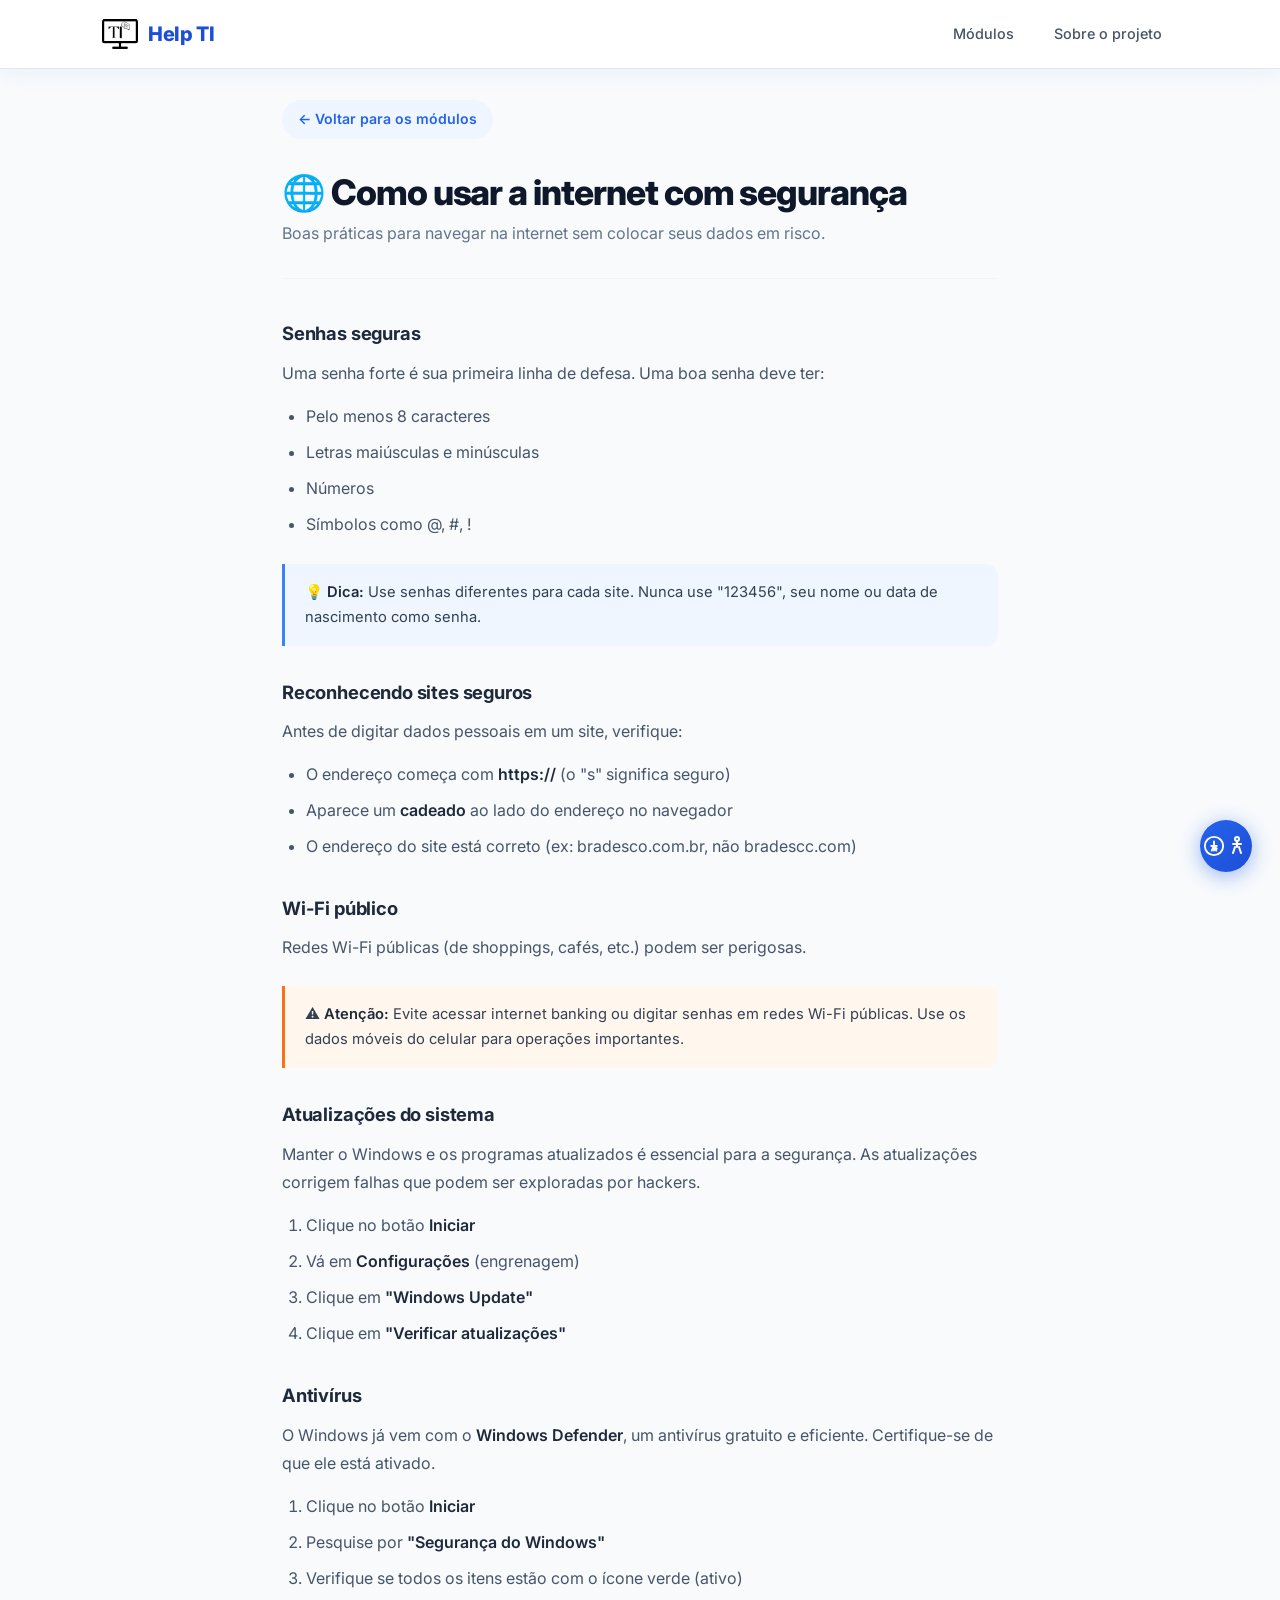
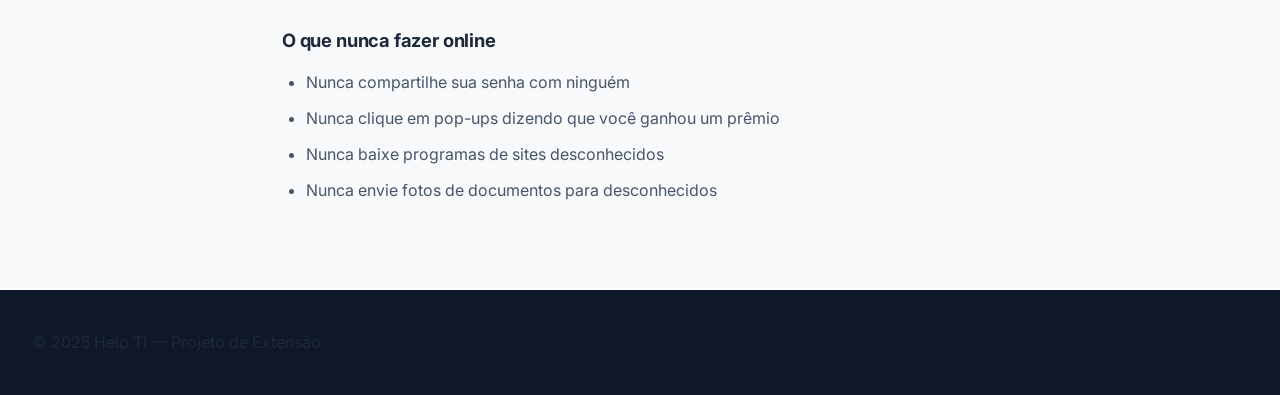
<file: modulos/internet-segura.html>
﻿<!DOCTYPE html>
<html lang="pt-BR">
<head>
  <meta charset="UTF-8" />
  <meta name="viewport" content="width=device-width, initial-scale=1.0" />
  <title>Como usar a internet com segurança — Help TI</title>
  <link rel="stylesheet" href="../style.css" />
  <link rel="preconnect" href="https://fonts.googleapis.com" />
  <link rel="preconnect" href="https://fonts.gstatic.com" crossorigin />
  <link href="https://fonts.googleapis.com/css2?family=Inter:wght@400;500;600;700;800&display=swap" rel="stylesheet" />
  <link rel="icon" href="../logo1.png" type="image/png" />
  <link rel="stylesheet" href="../accessibility.css" />
</head>
<body>

  <!-- NAVBAR -->
  <header id="navbar">
    <div class="header-inner">
      <a href="../index.html" class="logo" aria-label="Help TI - Página inicial">
        <img src="../logo1.png" alt="Logo Help TI" />
        <span>Help TI</span>
      </a>
      <nav aria-label="Navegação principal">
        <a href="../index.html#modulos" class="nav-link">Módulos</a>
        <a href="../sobre.html" class="nav-link">Sobre o projeto</a>
      </nav>
      <button class="menu-toggle" aria-label="Abrir menu" aria-expanded="false">
        <span></span><span></span><span></span>
      </button>
    </div>
    <div class="mobile-menu" id="mobileMenu" aria-hidden="true">
      <a href="../index.html#modulos" class="mobile-link">Módulos</a>
      <a href="../sobre.html" class="mobile-link">Sobre o projeto</a>
    </div>
  </header>

  <main class="modulo-container">

    <a href="../index.html" class="voltar">← Voltar para os módulos</a>

    <h1>🌐 Como usar a internet com segurança</h1>
    <p class="subtitulo">Boas práticas para navegar na internet sem colocar seus dados em risco.</p>

    <h2>Senhas seguras</h2>
    <p>Uma senha forte é sua primeira linha de defesa. Uma boa senha deve ter:</p>
    <ul>
      <li>Pelo menos 8 caracteres</li>
      <li>Letras maiúsculas e minúsculas</li>
      <li>Números</li>
      <li>Símbolos como @, #, !</li>
    </ul>
    <div class="dica">
      💡 <strong>Dica:</strong> Use senhas diferentes para cada site. Nunca use "123456", seu nome ou data de nascimento como senha.
    </div>

    <h2>Reconhecendo sites seguros</h2>
    <p>Antes de digitar dados pessoais em um site, verifique:</p>
    <ul>
      <li>O endereço começa com <strong>https://</strong> (o "s" significa seguro)</li>
      <li>Aparece um <strong>cadeado</strong> ao lado do endereço no navegador</li>
      <li>O endereço do site está correto (ex: bradesco.com.br, não bradescc.com)</li>
    </ul>

    <h2>Wi-Fi público</h2>
    <p>
      Redes Wi-Fi públicas (de shoppings, cafés, etc.) podem ser perigosas.
    </p>
    <div class="alerta">
      ⚠️ <strong>Atenção:</strong> Evite acessar internet banking ou digitar senhas em redes Wi-Fi públicas. Use os dados móveis do celular para operações importantes.
    </div>

    <h2>Atualizações do sistema</h2>
    <p>
      Manter o Windows e os programas atualizados é essencial para a segurança. 
      As atualizações corrigem falhas que podem ser exploradas por hackers.
    </p>
    <ol>
      <li>Clique no botão <strong>Iniciar</strong></li>
      <li>Vá em <strong>Configurações</strong> (engrenagem)</li>
      <li>Clique em <strong>"Windows Update"</strong></li>
      <li>Clique em <strong>"Verificar atualizações"</strong></li>
    </ol>

    <h2>Antivírus</h2>
    <p>
      O Windows já vem com o <strong>Windows Defender</strong>, um antivírus gratuito e eficiente. 
      Certifique-se de que ele está ativado.
    </p>
    <ol>
      <li>Clique no botão <strong>Iniciar</strong></li>
      <li>Pesquise por <strong>"Segurança do Windows"</strong></li>
      <li>Verifique se todos os itens estão com o ícone verde (ativo)</li>
    </ol>

    <h2>O que nunca fazer online</h2>
    <ul>
      <li>Nunca compartilhe sua senha com ninguém</li>
      <li>Nunca clique em pop-ups dizendo que você ganhou um prêmio</li>
      <li>Nunca baixe programas de sites desconhecidos</li>
      <li>Nunca envie fotos de documentos para desconhecidos</li>
    </ul>

  </main>

  <footer>
    <p>© 2025 Help TI — Projeto de Extensão</p>
  </footer>

  <script src="../script.js"></script>
  <script src="../accessibility.js"></script>
</body>
</html>
</file>
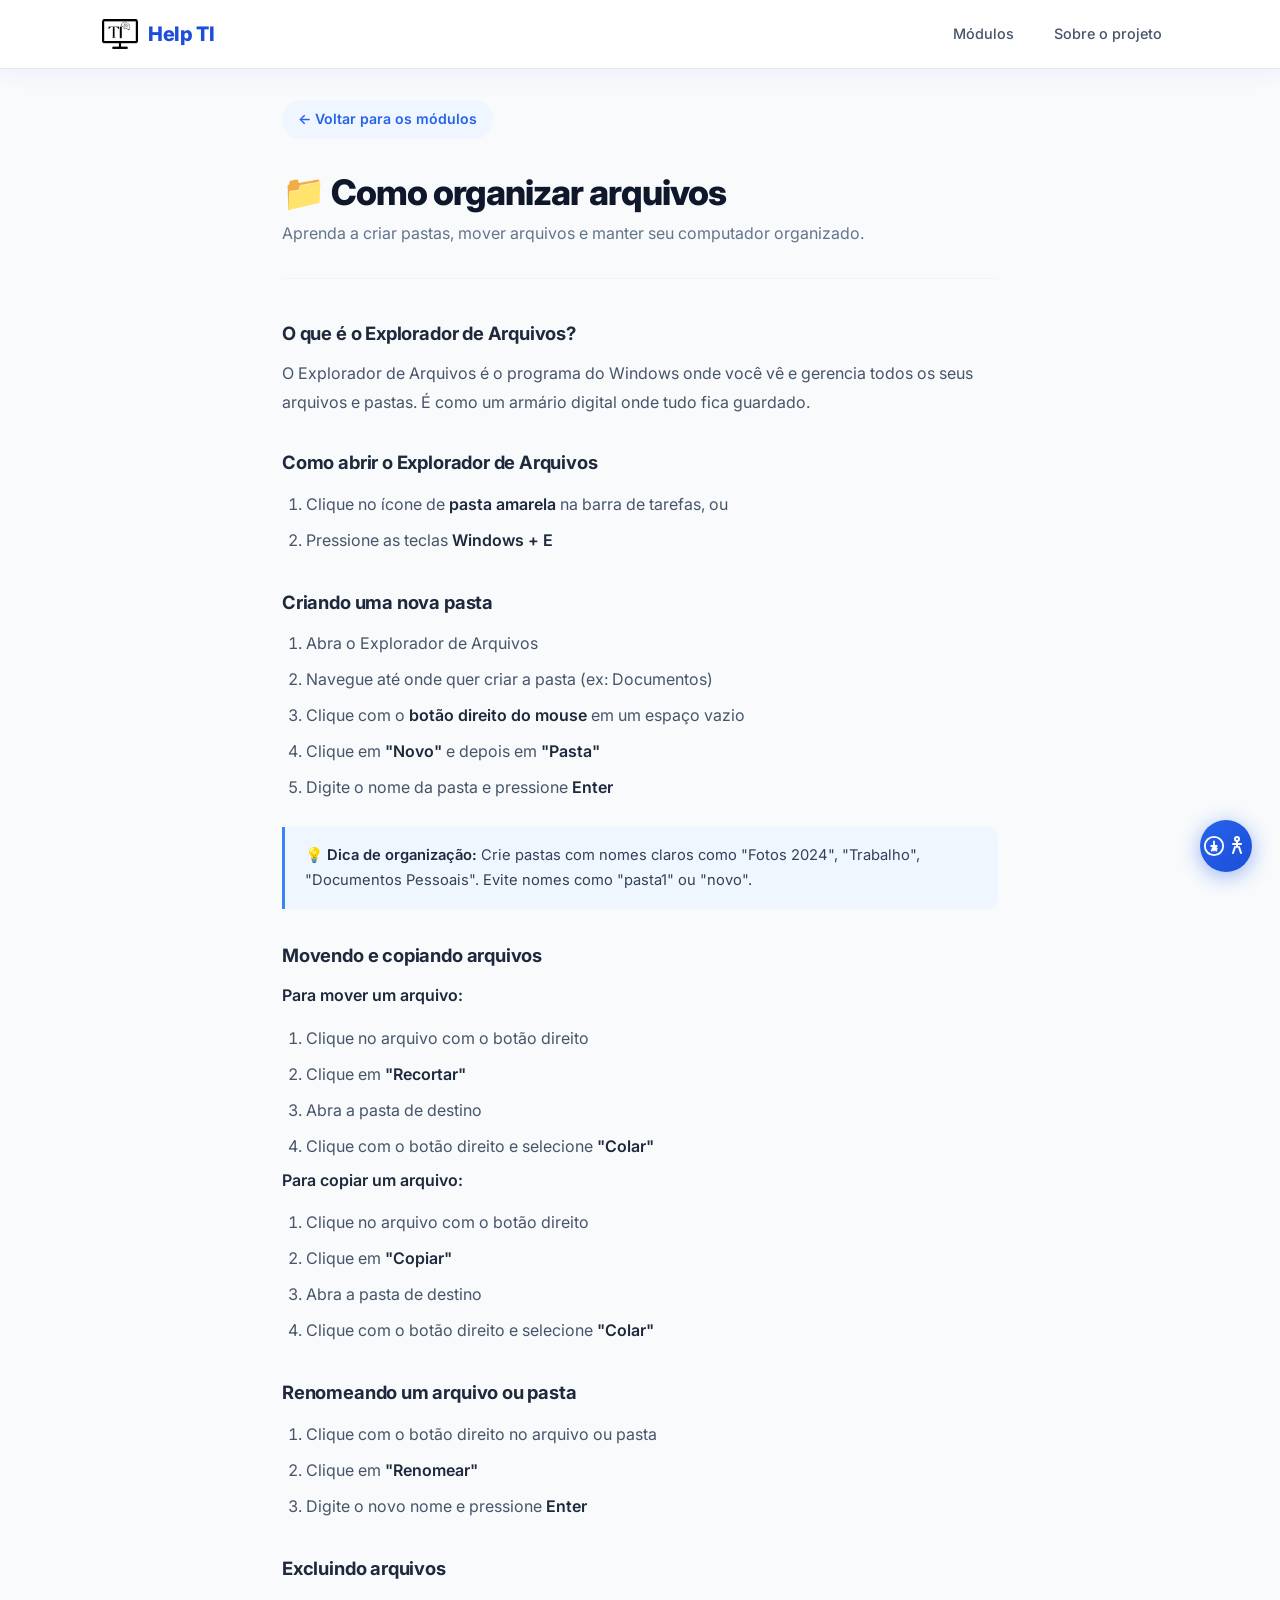
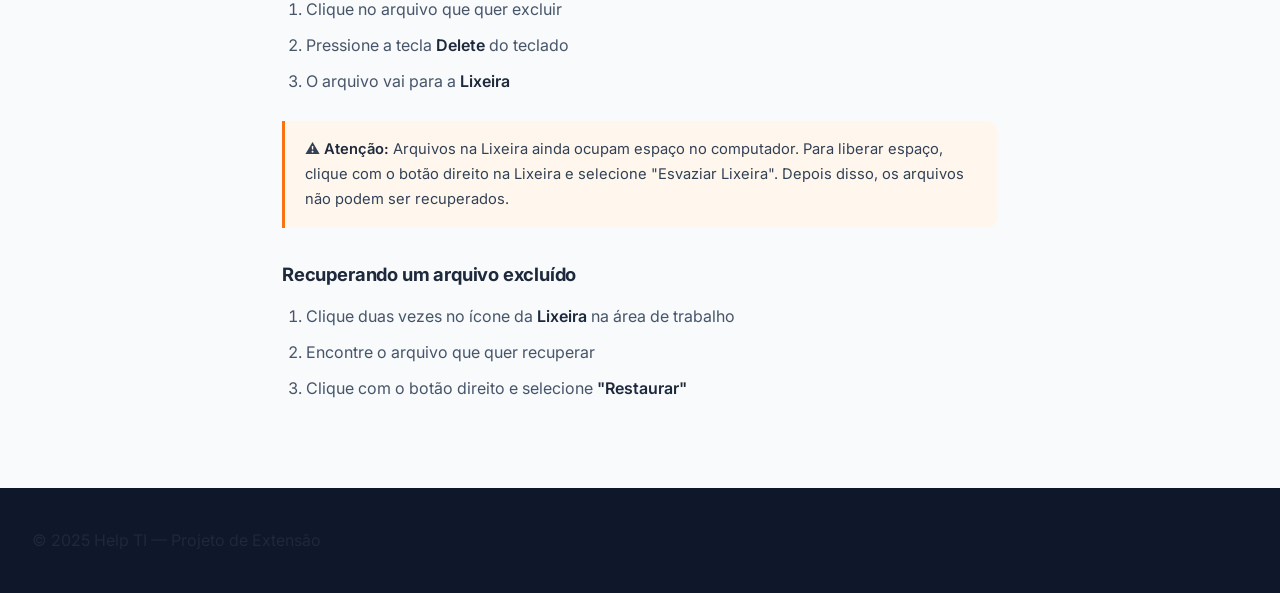
<file: modulos/organizar-arquivos.html>
﻿<!DOCTYPE html>
<html lang="pt-BR">
<head>
  <meta charset="UTF-8" />
  <meta name="viewport" content="width=device-width, initial-scale=1.0" />
  <title>Como organizar arquivos — Help TI</title>
  <link rel="stylesheet" href="../style.css" />
  <link rel="preconnect" href="https://fonts.googleapis.com" />
  <link rel="preconnect" href="https://fonts.gstatic.com" crossorigin />
  <link href="https://fonts.googleapis.com/css2?family=Inter:wght@400;500;600;700;800&display=swap" rel="stylesheet" />
  <link rel="icon" href="../logo1.png" type="image/png" />
  <link rel="stylesheet" href="../accessibility.css" />
</head>
<body>

  <!-- NAVBAR -->
  <header id="navbar">
    <div class="header-inner">
      <a href="../index.html" class="logo" aria-label="Help TI - Página inicial">
        <img src="../logo1.png" alt="Logo Help TI" />
        <span>Help TI</span>
      </a>
      <nav aria-label="Navegação principal">
        <a href="../index.html#modulos" class="nav-link">Módulos</a>
        <a href="../sobre.html" class="nav-link">Sobre o projeto</a>
      </nav>
      <button class="menu-toggle" aria-label="Abrir menu" aria-expanded="false">
        <span></span><span></span><span></span>
      </button>
    </div>
    <div class="mobile-menu" id="mobileMenu" aria-hidden="true">
      <a href="../index.html#modulos" class="mobile-link">Módulos</a>
      <a href="../sobre.html" class="mobile-link">Sobre o projeto</a>
    </div>
  </header>

  <main class="modulo-container">

    <a href="../index.html" class="voltar">← Voltar para os módulos</a>

    <h1>📁 Como organizar arquivos</h1>
    <p class="subtitulo">Aprenda a criar pastas, mover arquivos e manter seu computador organizado.</p>

    <h2>O que é o Explorador de Arquivos?</h2>
    <p>
      O Explorador de Arquivos é o programa do Windows onde você vê e gerencia todos os seus 
      arquivos e pastas. É como um armário digital onde tudo fica guardado.
    </p>

    <h2>Como abrir o Explorador de Arquivos</h2>
    <ol>
      <li>Clique no ícone de <strong>pasta amarela</strong> na barra de tarefas, ou</li>
      <li>Pressione as teclas <strong>Windows + E</strong></li>
    </ol>

    <h2>Criando uma nova pasta</h2>
    <ol>
      <li>Abra o Explorador de Arquivos</li>
      <li>Navegue até onde quer criar a pasta (ex: Documentos)</li>
      <li>Clique com o <strong>botão direito do mouse</strong> em um espaço vazio</li>
      <li>Clique em <strong>"Novo"</strong> e depois em <strong>"Pasta"</strong></li>
      <li>Digite o nome da pasta e pressione <strong>Enter</strong></li>
    </ol>

    <div class="dica">
      💡 <strong>Dica de organização:</strong> Crie pastas com nomes claros como "Fotos 2024", "Trabalho", "Documentos Pessoais". Evite nomes como "pasta1" ou "novo".
    </div>

    <h2>Movendo e copiando arquivos</h2>
    <p><strong>Para mover um arquivo:</strong></p>
    <ol>
      <li>Clique no arquivo com o botão direito</li>
      <li>Clique em <strong>"Recortar"</strong></li>
      <li>Abra a pasta de destino</li>
      <li>Clique com o botão direito e selecione <strong>"Colar"</strong></li>
    </ol>

    <p><strong>Para copiar um arquivo:</strong></p>
    <ol>
      <li>Clique no arquivo com o botão direito</li>
      <li>Clique em <strong>"Copiar"</strong></li>
      <li>Abra a pasta de destino</li>
      <li>Clique com o botão direito e selecione <strong>"Colar"</strong></li>
    </ol>

    <h2>Renomeando um arquivo ou pasta</h2>
    <ol>
      <li>Clique com o botão direito no arquivo ou pasta</li>
      <li>Clique em <strong>"Renomear"</strong></li>
      <li>Digite o novo nome e pressione <strong>Enter</strong></li>
    </ol>

    <h2>Excluindo arquivos</h2>
    <ol>
      <li>Clique no arquivo que quer excluir</li>
      <li>Pressione a tecla <strong>Delete</strong> do teclado</li>
      <li>O arquivo vai para a <strong>Lixeira</strong></li>
    </ol>

    <div class="alerta">
      ⚠️ <strong>Atenção:</strong> Arquivos na Lixeira ainda ocupam espaço no computador. Para liberar espaço, clique com o botão direito na Lixeira e selecione "Esvaziar Lixeira". Depois disso, os arquivos não podem ser recuperados.
    </div>

    <h2>Recuperando um arquivo excluído</h2>
    <ol>
      <li>Clique duas vezes no ícone da <strong>Lixeira</strong> na área de trabalho</li>
      <li>Encontre o arquivo que quer recuperar</li>
      <li>Clique com o botão direito e selecione <strong>"Restaurar"</strong></li>
    </ol>

  </main>

  <footer>
    <p>© 2025 Help TI — Projeto de Extensão</p>
  </footer>

  <script src="../script.js"></script>
  <script src="../accessibility.js"></script>
</body>
</html>
</file>
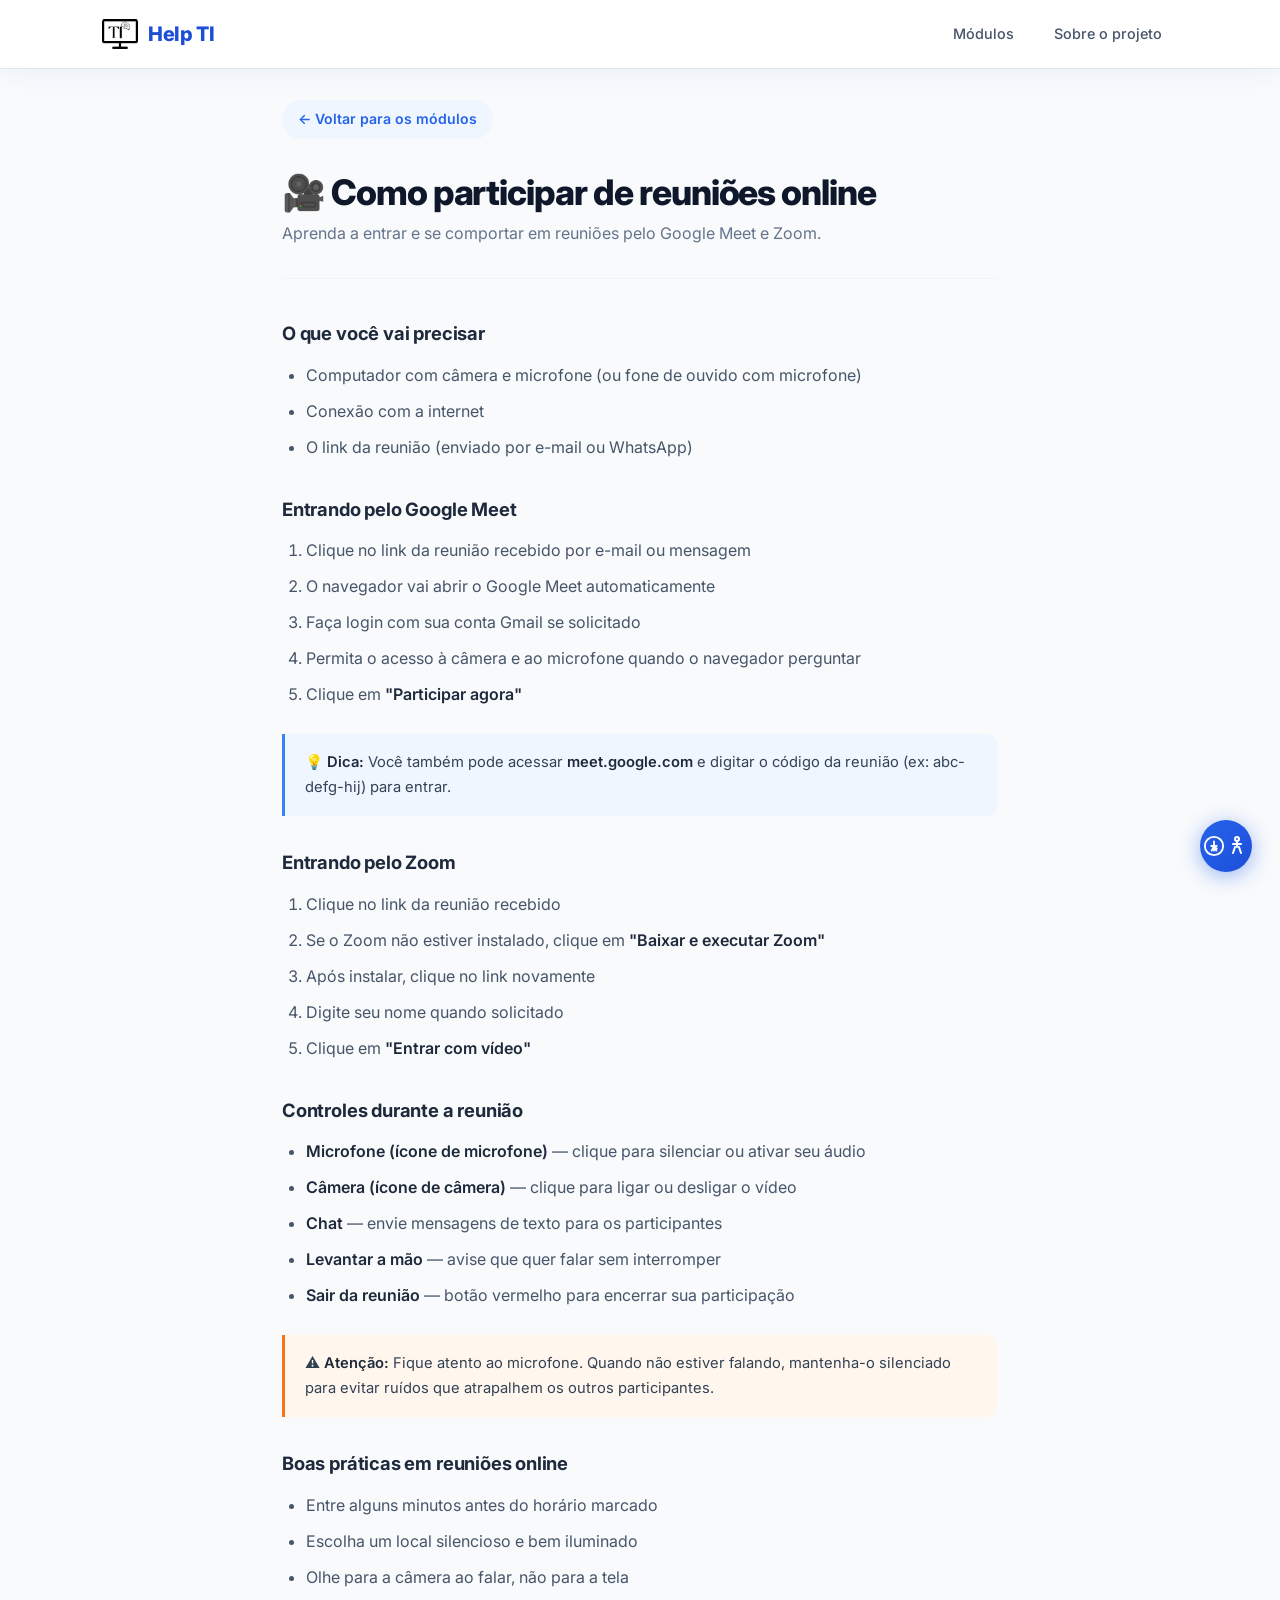
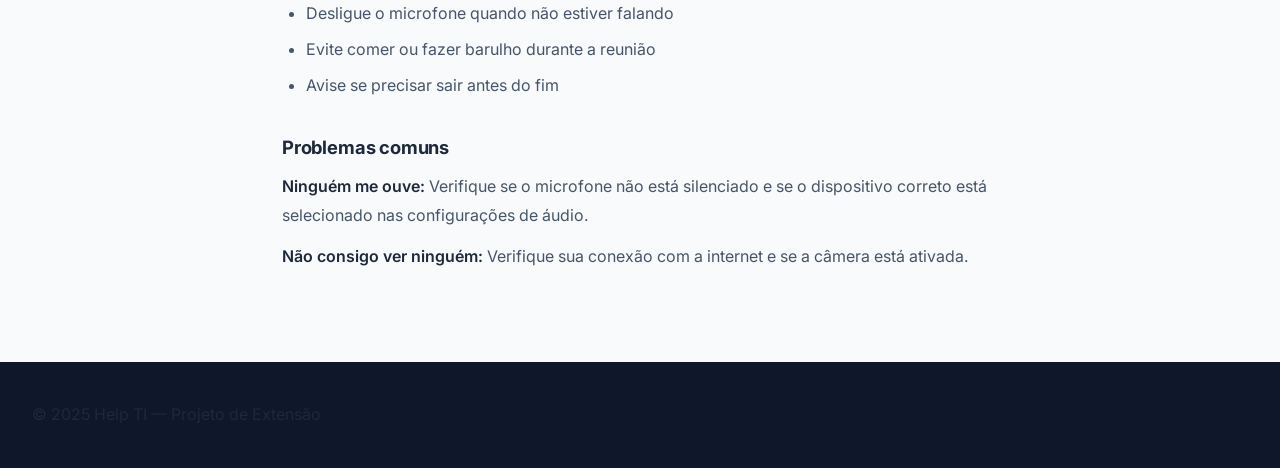
<file: modulos/reunioes-online.html>
﻿<!DOCTYPE html>
<html lang="pt-BR">
<head>
  <meta charset="UTF-8" />
  <meta name="viewport" content="width=device-width, initial-scale=1.0" />
  <title>Como participar de reuniões online — Help TI</title>
  <link rel="stylesheet" href="../style.css" />
  <link rel="preconnect" href="https://fonts.googleapis.com" />
  <link rel="preconnect" href="https://fonts.gstatic.com" crossorigin />
  <link href="https://fonts.googleapis.com/css2?family=Inter:wght@400;500;600;700;800&display=swap" rel="stylesheet" />
  <link rel="icon" href="../logo1.png" type="image/png" />
  <link rel="stylesheet" href="../accessibility.css" />
</head>
<body>

  <!-- NAVBAR -->
  <header id="navbar">
    <div class="header-inner">
      <a href="../index.html" class="logo" aria-label="Help TI - Página inicial">
        <img src="../logo1.png" alt="Logo Help TI" />
        <span>Help TI</span>
      </a>
      <nav aria-label="Navegação principal">
        <a href="../index.html#modulos" class="nav-link">Módulos</a>
        <a href="../sobre.html" class="nav-link">Sobre o projeto</a>
      </nav>
      <button class="menu-toggle" aria-label="Abrir menu" aria-expanded="false">
        <span></span><span></span><span></span>
      </button>
    </div>
    <div class="mobile-menu" id="mobileMenu" aria-hidden="true">
      <a href="../index.html#modulos" class="mobile-link">Módulos</a>
      <a href="../sobre.html" class="mobile-link">Sobre o projeto</a>
    </div>
  </header>

  <main class="modulo-container">

    <a href="../index.html" class="voltar">← Voltar para os módulos</a>

    <h1>🎥 Como participar de reuniões online</h1>
    <p class="subtitulo">Aprenda a entrar e se comportar em reuniões pelo Google Meet e Zoom.</p>

    <h2>O que você vai precisar</h2>
    <ul>
      <li>Computador com câmera e microfone (ou fone de ouvido com microfone)</li>
      <li>Conexão com a internet</li>
      <li>O link da reunião (enviado por e-mail ou WhatsApp)</li>
    </ul>

    <h2>Entrando pelo Google Meet</h2>
    <ol>
      <li>Clique no link da reunião recebido por e-mail ou mensagem</li>
      <li>O navegador vai abrir o Google Meet automaticamente</li>
      <li>Faça login com sua conta Gmail se solicitado</li>
      <li>Permita o acesso à câmera e ao microfone quando o navegador perguntar</li>
      <li>Clique em <strong>"Participar agora"</strong></li>
    </ol>

    <div class="dica">
      💡 <strong>Dica:</strong> Você também pode acessar <strong>meet.google.com</strong> e digitar o código da reunião (ex: abc-defg-hij) para entrar.
    </div>

    <h2>Entrando pelo Zoom</h2>
    <ol>
      <li>Clique no link da reunião recebido</li>
      <li>Se o Zoom não estiver instalado, clique em <strong>"Baixar e executar Zoom"</strong></li>
      <li>Após instalar, clique no link novamente</li>
      <li>Digite seu nome quando solicitado</li>
      <li>Clique em <strong>"Entrar com vídeo"</strong></li>
    </ol>

    <h2>Controles durante a reunião</h2>
    <ul>
      <li><strong>Microfone (ícone de microfone)</strong> — clique para silenciar ou ativar seu áudio</li>
      <li><strong>Câmera (ícone de câmera)</strong> — clique para ligar ou desligar o vídeo</li>
      <li><strong>Chat</strong> — envie mensagens de texto para os participantes</li>
      <li><strong>Levantar a mão</strong> — avise que quer falar sem interromper</li>
      <li><strong>Sair da reunião</strong> — botão vermelho para encerrar sua participação</li>
    </ul>

    <div class="alerta">
      ⚠️ <strong>Atenção:</strong> Fique atento ao microfone. Quando não estiver falando, mantenha-o silenciado para evitar ruídos que atrapalhem os outros participantes.
    </div>

    <h2>Boas práticas em reuniões online</h2>
    <ul>
      <li>Entre alguns minutos antes do horário marcado</li>
      <li>Escolha um local silencioso e bem iluminado</li>
      <li>Olhe para a câmera ao falar, não para a tela</li>
      <li>Desligue o microfone quando não estiver falando</li>
      <li>Evite comer ou fazer barulho durante a reunião</li>
      <li>Avise se precisar sair antes do fim</li>
    </ul>

    <h2>Problemas comuns</h2>
    <p><strong>Ninguém me ouve:</strong> Verifique se o microfone não está silenciado e se o dispositivo correto está selecionado nas configurações de áudio.</p>
    <p><strong>Não consigo ver ninguém:</strong> Verifique sua conexão com a internet e se a câmera está ativada.</p>

  </main>

  <footer>
    <p>© 2025 Help TI — Projeto de Extensão</p>
  </footer>

  <script src="../script.js"></script>
  <script src="../accessibility.js"></script>
</body>
</html>
</file>
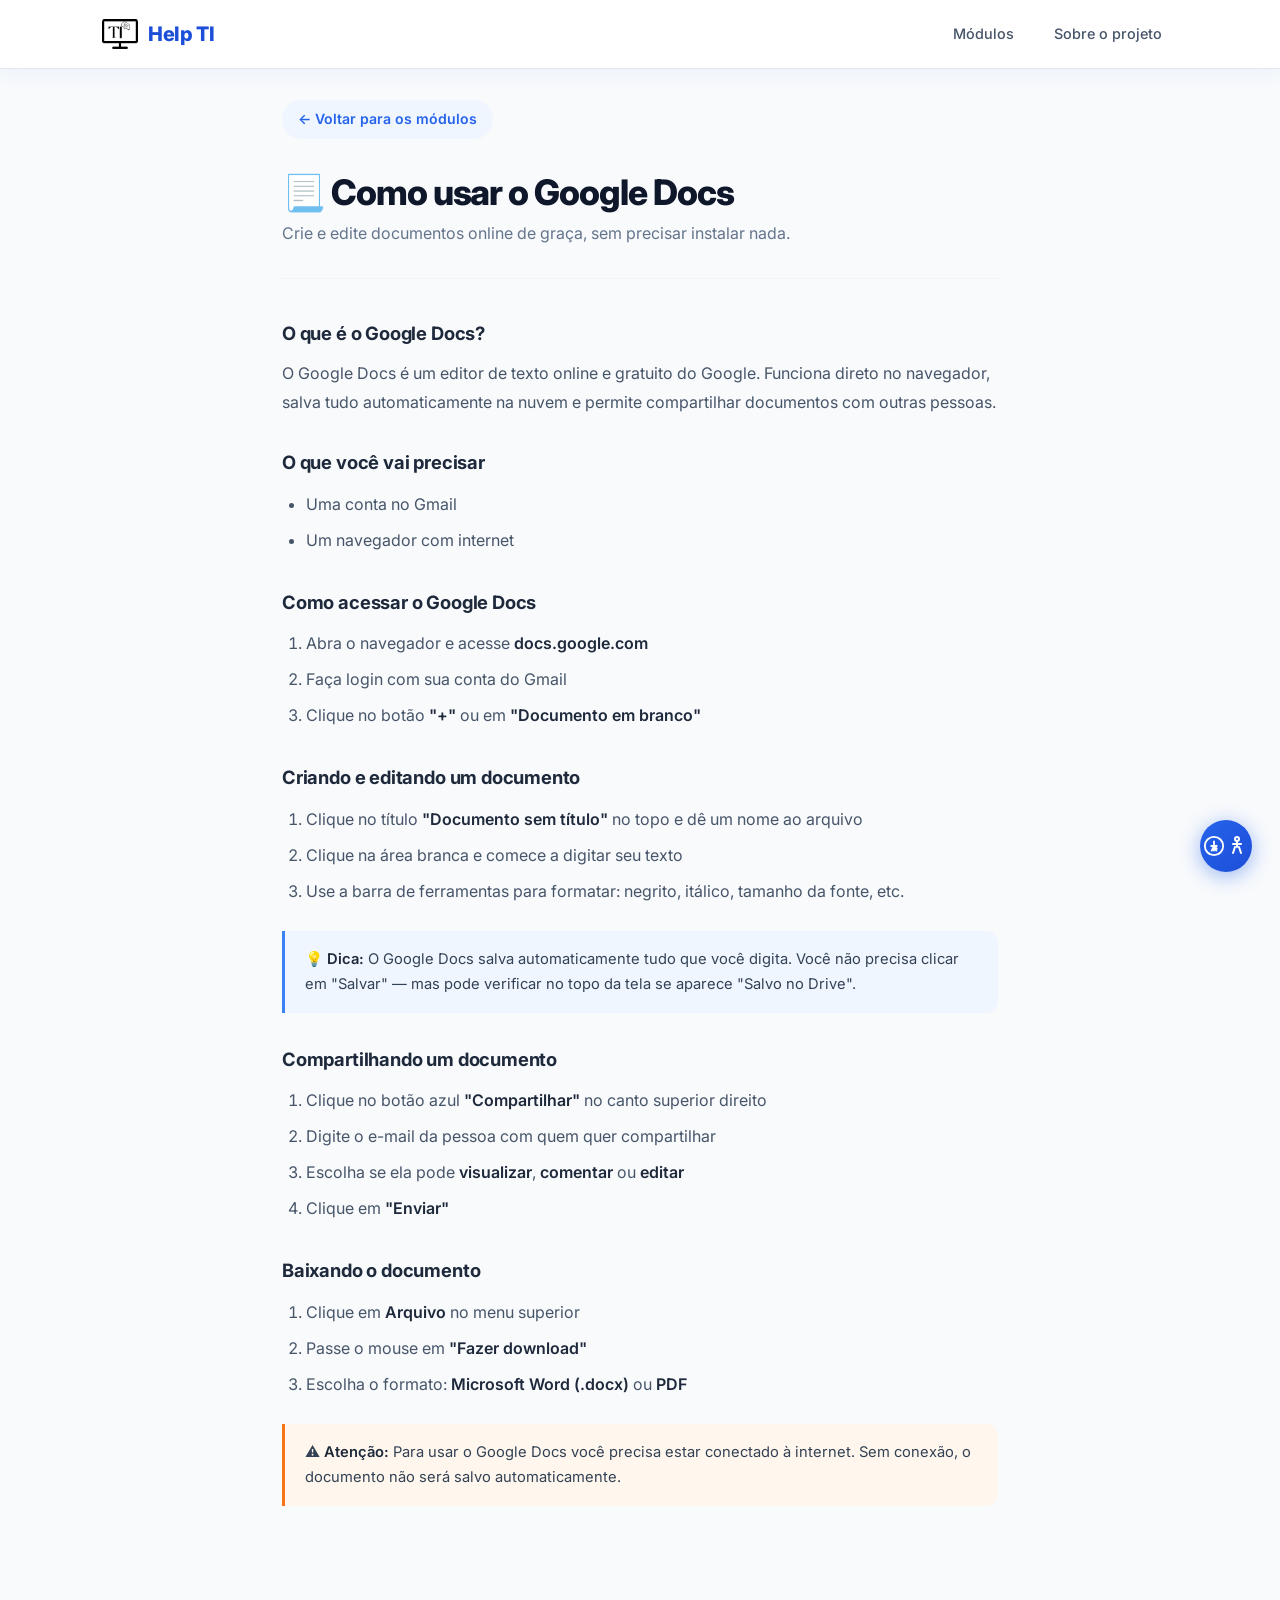
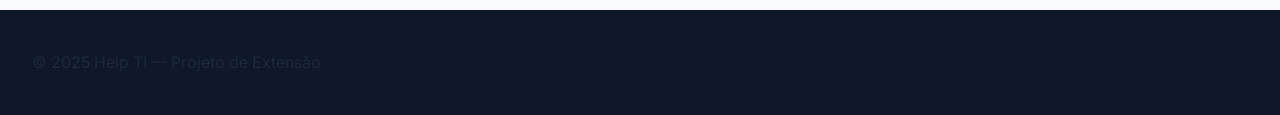
<file: modulos/usar-google-docs.html>
﻿<!DOCTYPE html>
<html lang="pt-BR">
<head>
  <meta charset="UTF-8" />
  <meta name="viewport" content="width=device-width, initial-scale=1.0" />
  <title>Como usar Google Docs — Help TI</title>
  <link rel="stylesheet" href="../style.css" />
  <link rel="preconnect" href="https://fonts.googleapis.com" />
  <link rel="preconnect" href="https://fonts.gstatic.com" crossorigin />
  <link href="https://fonts.googleapis.com/css2?family=Inter:wght@400;500;600;700;800&display=swap" rel="stylesheet" />
  <link rel="icon" href="../logo1.png" type="image/png" />
  <link rel="stylesheet" href="../accessibility.css" />
</head>
<body>

  <!-- NAVBAR -->
  <header id="navbar">
    <div class="header-inner">
      <a href="../index.html" class="logo" aria-label="Help TI - Página inicial">
        <img src="../logo1.png" alt="Logo Help TI" />
        <span>Help TI</span>
      </a>
      <nav aria-label="Navegação principal">
        <a href="../index.html#modulos" class="nav-link">Módulos</a>
        <a href="../sobre.html" class="nav-link">Sobre o projeto</a>
      </nav>
      <button class="menu-toggle" aria-label="Abrir menu" aria-expanded="false">
        <span></span><span></span><span></span>
      </button>
    </div>
    <div class="mobile-menu" id="mobileMenu" aria-hidden="true">
      <a href="../index.html#modulos" class="mobile-link">Módulos</a>
      <a href="../sobre.html" class="mobile-link">Sobre o projeto</a>
    </div>
  </header>

  <main class="modulo-container">

    <a href="../index.html" class="voltar">← Voltar para os módulos</a>

    <h1>📃 Como usar o Google Docs</h1>
    <p class="subtitulo">Crie e edite documentos online de graça, sem precisar instalar nada.</p>

    <h2>O que é o Google Docs?</h2>
    <p>
      O Google Docs é um editor de texto online e gratuito do Google. Funciona direto no navegador, 
      salva tudo automaticamente na nuvem e permite compartilhar documentos com outras pessoas.
    </p>

    <h2>O que você vai precisar</h2>
    <ul>
      <li>Uma conta no Gmail</li>
      <li>Um navegador com internet</li>
    </ul>

    <h2>Como acessar o Google Docs</h2>
    <ol>
      <li>Abra o navegador e acesse <strong>docs.google.com</strong></li>
      <li>Faça login com sua conta do Gmail</li>
      <li>Clique no botão <strong>"+"</strong> ou em <strong>"Documento em branco"</strong></li>
    </ol>

    <h2>Criando e editando um documento</h2>
    <ol>
      <li>Clique no título <strong>"Documento sem título"</strong> no topo e dê um nome ao arquivo</li>
      <li>Clique na área branca e comece a digitar seu texto</li>
      <li>Use a barra de ferramentas para formatar: negrito, itálico, tamanho da fonte, etc.</li>
    </ol>

    <div class="dica">
      💡 <strong>Dica:</strong> O Google Docs salva automaticamente tudo que você digita. Você não precisa clicar em "Salvar" — mas pode verificar no topo da tela se aparece "Salvo no Drive".
    </div>

    <h2>Compartilhando um documento</h2>
    <ol>
      <li>Clique no botão azul <strong>"Compartilhar"</strong> no canto superior direito</li>
      <li>Digite o e-mail da pessoa com quem quer compartilhar</li>
      <li>Escolha se ela pode <strong>visualizar</strong>, <strong>comentar</strong> ou <strong>editar</strong></li>
      <li>Clique em <strong>"Enviar"</strong></li>
    </ol>

    <h2>Baixando o documento</h2>
    <ol>
      <li>Clique em <strong>Arquivo</strong> no menu superior</li>
      <li>Passe o mouse em <strong>"Fazer download"</strong></li>
      <li>Escolha o formato: <strong>Microsoft Word (.docx)</strong> ou <strong>PDF</strong></li>
    </ol>

    <div class="alerta">
      ⚠️ <strong>Atenção:</strong> Para usar o Google Docs você precisa estar conectado à internet. Sem conexão, o documento não será salvo automaticamente.
    </div>

  </main>

  <footer>
    <p>© 2025 Help TI — Projeto de Extensão</p>
  </footer>

  <script src="../script.js"></script>
  <script src="../accessibility.js"></script>
</body>
</html>
</file>
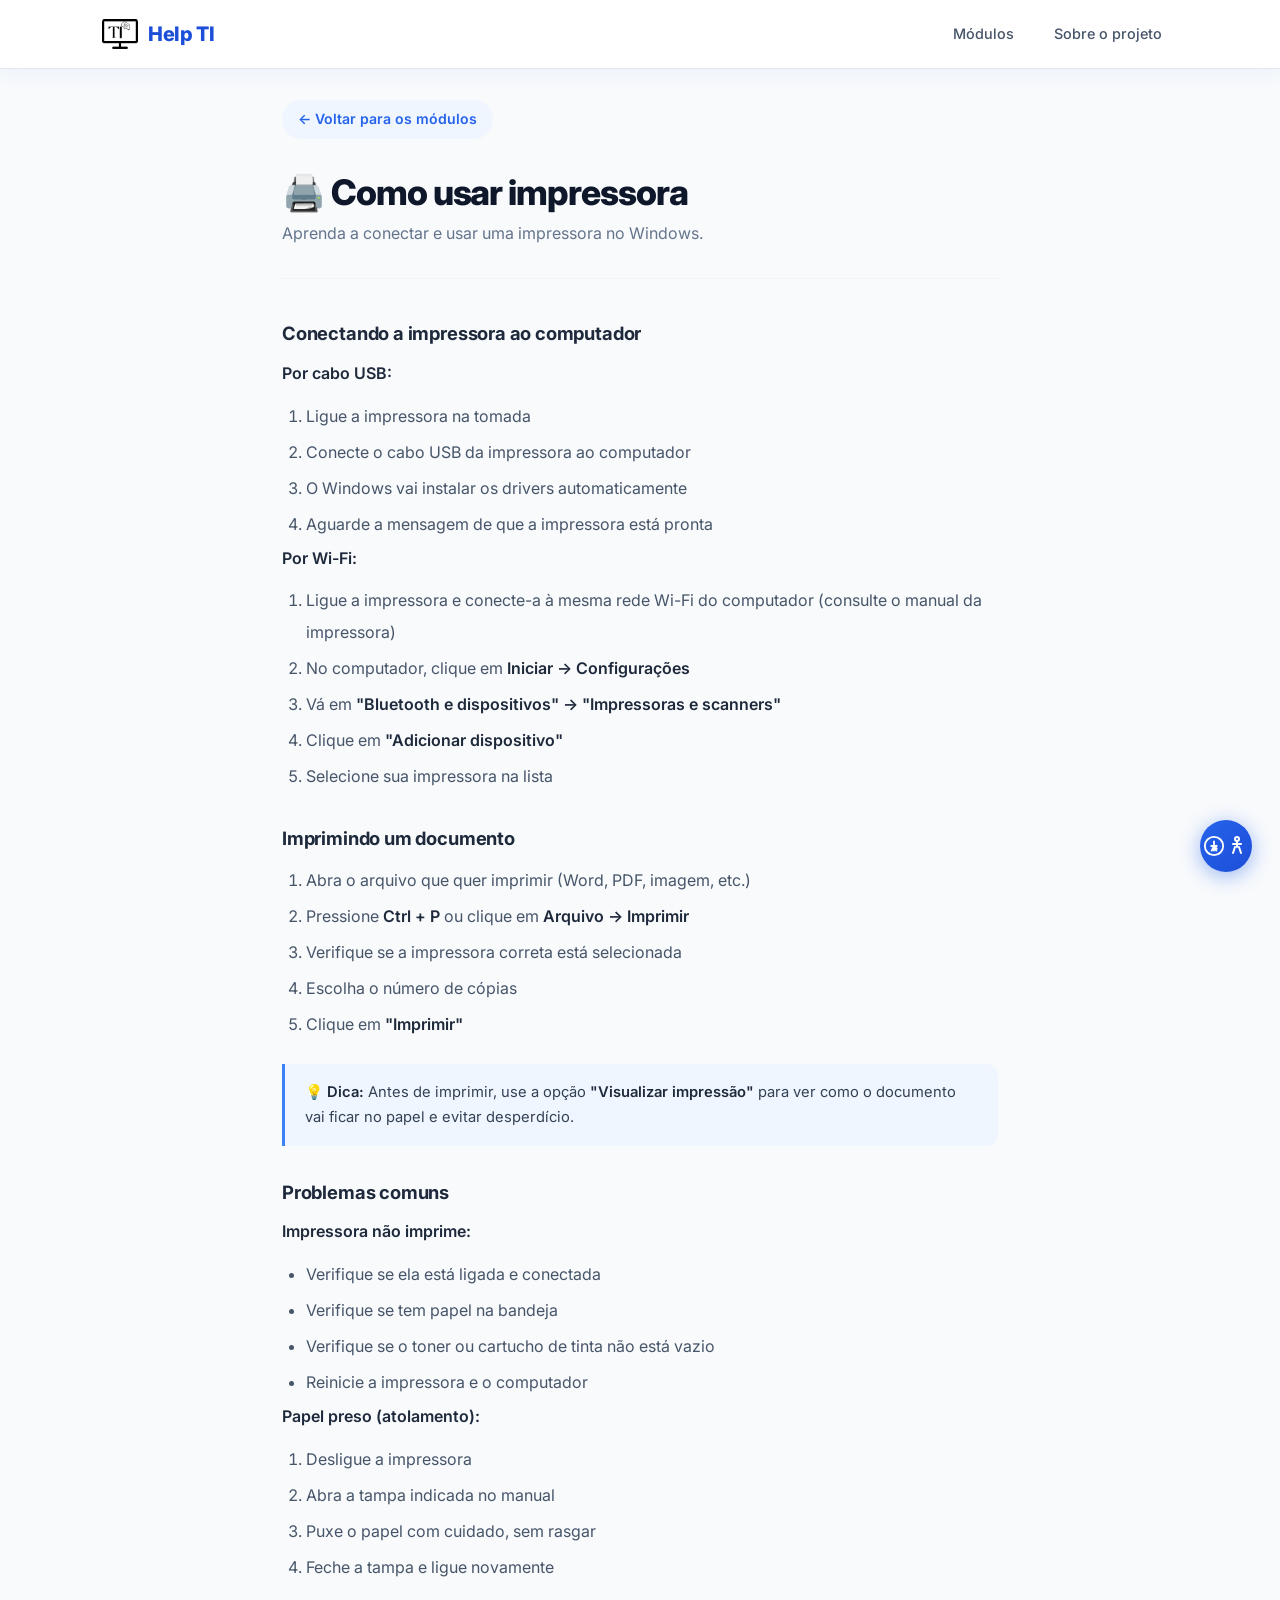
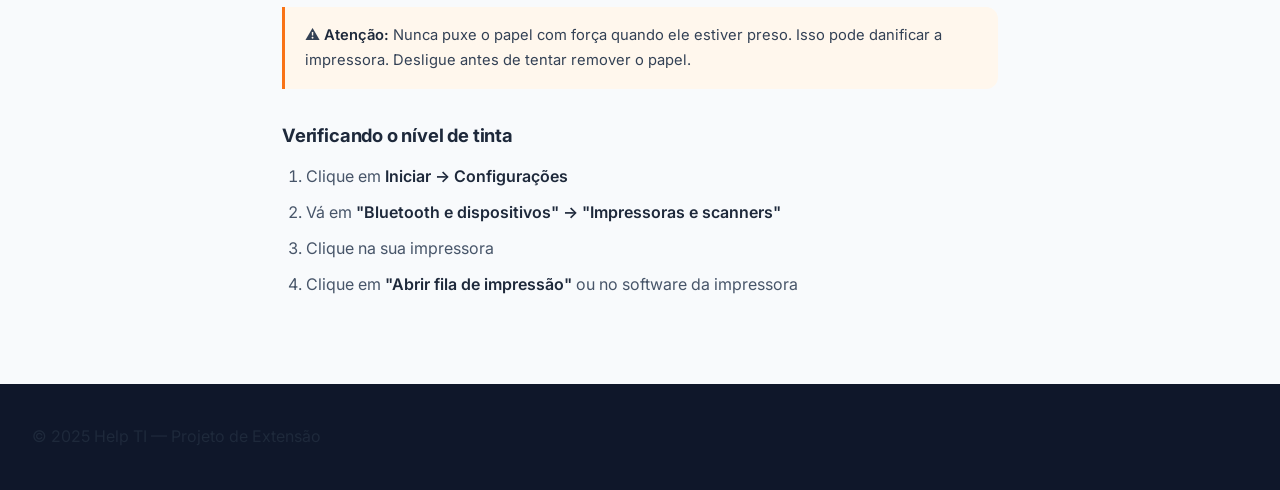
<file: modulos/usar-impressora.html>
﻿<!DOCTYPE html>
<html lang="pt-BR">
<head>
  <meta charset="UTF-8" />
  <meta name="viewport" content="width=device-width, initial-scale=1.0" />
  <title>Como usar impressora — Help TI</title>
  <link rel="stylesheet" href="../style.css" />
  <link rel="preconnect" href="https://fonts.googleapis.com" />
  <link rel="preconnect" href="https://fonts.gstatic.com" crossorigin />
  <link href="https://fonts.googleapis.com/css2?family=Inter:wght@400;500;600;700;800&display=swap" rel="stylesheet" />
  <link rel="icon" href="../logo1.png" type="image/png" />
  <link rel="stylesheet" href="../accessibility.css" />
</head>
<body>

  <!-- NAVBAR -->
  <header id="navbar">
    <div class="header-inner">
      <a href="../index.html" class="logo" aria-label="Help TI - Página inicial">
        <img src="../logo1.png" alt="Logo Help TI" />
        <span>Help TI</span>
      </a>
      <nav aria-label="Navegação principal">
        <a href="../index.html#modulos" class="nav-link">Módulos</a>
        <a href="../sobre.html" class="nav-link">Sobre o projeto</a>
      </nav>
      <button class="menu-toggle" aria-label="Abrir menu" aria-expanded="false">
        <span></span><span></span><span></span>
      </button>
    </div>
    <div class="mobile-menu" id="mobileMenu" aria-hidden="true">
      <a href="../index.html#modulos" class="mobile-link">Módulos</a>
      <a href="../sobre.html" class="mobile-link">Sobre o projeto</a>
    </div>
  </header>

  <main class="modulo-container">

    <a href="../index.html" class="voltar">← Voltar para os módulos</a>

    <h1>🖨️ Como usar impressora</h1>
    <p class="subtitulo">Aprenda a conectar e usar uma impressora no Windows.</p>

    <h2>Conectando a impressora ao computador</h2>

    <p><strong>Por cabo USB:</strong></p>
    <ol>
      <li>Ligue a impressora na tomada</li>
      <li>Conecte o cabo USB da impressora ao computador</li>
      <li>O Windows vai instalar os drivers automaticamente</li>
      <li>Aguarde a mensagem de que a impressora está pronta</li>
    </ol>

    <p><strong>Por Wi-Fi:</strong></p>
    <ol>
      <li>Ligue a impressora e conecte-a à mesma rede Wi-Fi do computador (consulte o manual da impressora)</li>
      <li>No computador, clique em <strong>Iniciar → Configurações</strong></li>
      <li>Vá em <strong>"Bluetooth e dispositivos" → "Impressoras e scanners"</strong></li>
      <li>Clique em <strong>"Adicionar dispositivo"</strong></li>
      <li>Selecione sua impressora na lista</li>
    </ol>

    <h2>Imprimindo um documento</h2>
    <ol>
      <li>Abra o arquivo que quer imprimir (Word, PDF, imagem, etc.)</li>
      <li>Pressione <strong>Ctrl + P</strong> ou clique em <strong>Arquivo → Imprimir</strong></li>
      <li>Verifique se a impressora correta está selecionada</li>
      <li>Escolha o número de cópias</li>
      <li>Clique em <strong>"Imprimir"</strong></li>
    </ol>

    <div class="dica">
      💡 <strong>Dica:</strong> Antes de imprimir, use a opção <strong>"Visualizar impressão"</strong> para ver como o documento vai ficar no papel e evitar desperdício.
    </div>

    <h2>Problemas comuns</h2>

    <p><strong>Impressora não imprime:</strong></p>
    <ul>
      <li>Verifique se ela está ligada e conectada</li>
      <li>Verifique se tem papel na bandeja</li>
      <li>Verifique se o toner ou cartucho de tinta não está vazio</li>
      <li>Reinicie a impressora e o computador</li>
    </ul>

    <p><strong>Papel preso (atolamento):</strong></p>
    <ol>
      <li>Desligue a impressora</li>
      <li>Abra a tampa indicada no manual</li>
      <li>Puxe o papel com cuidado, sem rasgar</li>
      <li>Feche a tampa e ligue novamente</li>
    </ol>

    <div class="alerta">
      ⚠️ <strong>Atenção:</strong> Nunca puxe o papel com força quando ele estiver preso. Isso pode danificar a impressora. Desligue antes de tentar remover o papel.
    </div>

    <h2>Verificando o nível de tinta</h2>
    <ol>
      <li>Clique em <strong>Iniciar → Configurações</strong></li>
      <li>Vá em <strong>"Bluetooth e dispositivos" → "Impressoras e scanners"</strong></li>
      <li>Clique na sua impressora</li>
      <li>Clique em <strong>"Abrir fila de impressão"</strong> ou no software da impressora</li>
    </ol>

  </main>

  <footer>
    <p>© 2025 Help TI — Projeto de Extensão</p>
  </footer>

  <script src="../script.js"></script>
  <script src="../accessibility.js"></script>
</body>
</html>
</file>
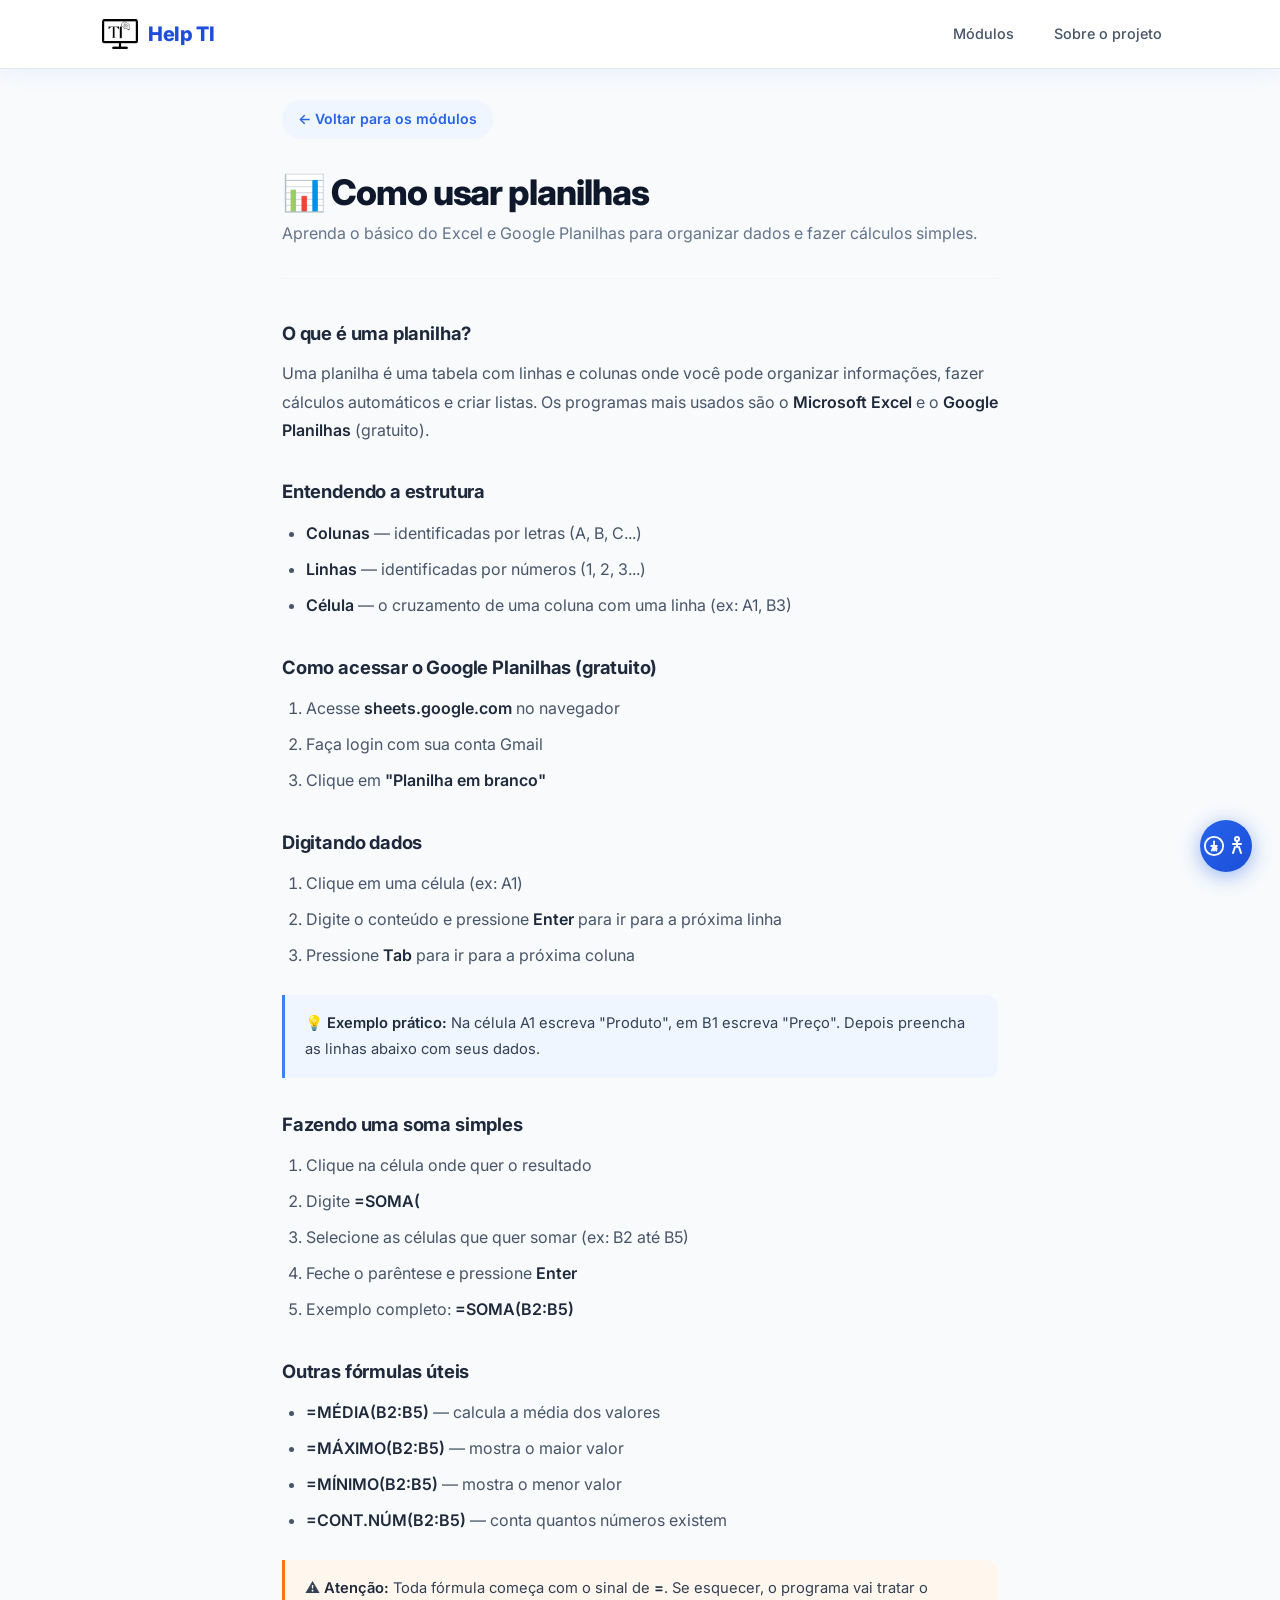
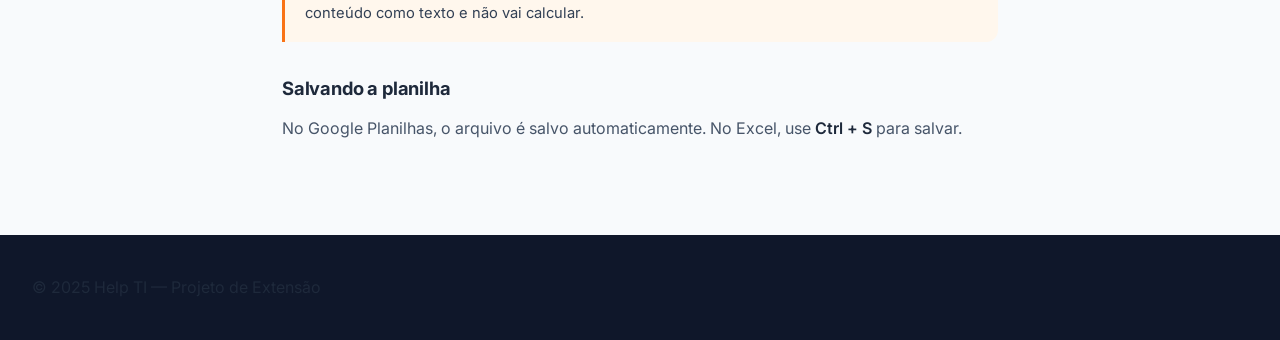
<file: modulos/usar-planilhas.html>
﻿<!DOCTYPE html>
<html lang="pt-BR">
<head>
  <meta charset="UTF-8" />
  <meta name="viewport" content="width=device-width, initial-scale=1.0" />
  <title>Como usar planilhas — Help TI</title>
  <link rel="stylesheet" href="../style.css" />
  <link rel="preconnect" href="https://fonts.googleapis.com" />
  <link rel="preconnect" href="https://fonts.gstatic.com" crossorigin />
  <link href="https://fonts.googleapis.com/css2?family=Inter:wght@400;500;600;700;800&display=swap" rel="stylesheet" />
  <link rel="icon" href="../logo1.png" type="image/png" />
  <link rel="stylesheet" href="../accessibility.css" />
</head>
<body>

  <!-- NAVBAR -->
  <header id="navbar">
    <div class="header-inner">
      <a href="../index.html" class="logo" aria-label="Help TI - Página inicial">
        <img src="../logo1.png" alt="Logo Help TI" />
        <span>Help TI</span>
      </a>
      <nav aria-label="Navegação principal">
        <a href="../index.html#modulos" class="nav-link">Módulos</a>
        <a href="../sobre.html" class="nav-link">Sobre o projeto</a>
      </nav>
      <button class="menu-toggle" aria-label="Abrir menu" aria-expanded="false">
        <span></span><span></span><span></span>
      </button>
    </div>
    <div class="mobile-menu" id="mobileMenu" aria-hidden="true">
      <a href="../index.html#modulos" class="mobile-link">Módulos</a>
      <a href="../sobre.html" class="mobile-link">Sobre o projeto</a>
    </div>
  </header>

  <main class="modulo-container">

    <a href="../index.html" class="voltar">← Voltar para os módulos</a>

    <h1>📊 Como usar planilhas</h1>
    <p class="subtitulo">Aprenda o básico do Excel e Google Planilhas para organizar dados e fazer cálculos simples.</p>

    <h2>O que é uma planilha?</h2>
    <p>
      Uma planilha é uma tabela com linhas e colunas onde você pode organizar informações, 
      fazer cálculos automáticos e criar listas. Os programas mais usados são o 
      <strong>Microsoft Excel</strong> e o <strong>Google Planilhas</strong> (gratuito).
    </p>

    <h2>Entendendo a estrutura</h2>
    <ul>
      <li><strong>Colunas</strong> — identificadas por letras (A, B, C...)</li>
      <li><strong>Linhas</strong> — identificadas por números (1, 2, 3...)</li>
      <li><strong>Célula</strong> — o cruzamento de uma coluna com uma linha (ex: A1, B3)</li>
    </ul>

    <h2>Como acessar o Google Planilhas (gratuito)</h2>
    <ol>
      <li>Acesse <strong>sheets.google.com</strong> no navegador</li>
      <li>Faça login com sua conta Gmail</li>
      <li>Clique em <strong>"Planilha em branco"</strong></li>
    </ol>

    <h2>Digitando dados</h2>
    <ol>
      <li>Clique em uma célula (ex: A1)</li>
      <li>Digite o conteúdo e pressione <strong>Enter</strong> para ir para a próxima linha</li>
      <li>Pressione <strong>Tab</strong> para ir para a próxima coluna</li>
    </ol>

    <div class="dica">
      💡 <strong>Exemplo prático:</strong> Na célula A1 escreva "Produto", em B1 escreva "Preço". Depois preencha as linhas abaixo com seus dados.
    </div>

    <h2>Fazendo uma soma simples</h2>
    <ol>
      <li>Clique na célula onde quer o resultado</li>
      <li>Digite <strong>=SOMA(</strong></li>
      <li>Selecione as células que quer somar (ex: B2 até B5)</li>
      <li>Feche o parêntese e pressione <strong>Enter</strong></li>
      <li>Exemplo completo: <strong>=SOMA(B2:B5)</strong></li>
    </ol>

    <h2>Outras fórmulas úteis</h2>
    <ul>
      <li><strong>=MÉDIA(B2:B5)</strong> — calcula a média dos valores</li>
      <li><strong>=MÁXIMO(B2:B5)</strong> — mostra o maior valor</li>
      <li><strong>=MÍNIMO(B2:B5)</strong> — mostra o menor valor</li>
      <li><strong>=CONT.NÚM(B2:B5)</strong> — conta quantos números existem</li>
    </ul>

    <div class="alerta">
      ⚠️ <strong>Atenção:</strong> Toda fórmula começa com o sinal de <strong>=</strong>. Se esquecer, o programa vai tratar o conteúdo como texto e não vai calcular.
    </div>

    <h2>Salvando a planilha</h2>
    <p>No Google Planilhas, o arquivo é salvo automaticamente. No Excel, use <strong>Ctrl + S</strong> para salvar.</p>

  </main>

  <footer>
    <p>© 2025 Help TI — Projeto de Extensão</p>
  </footer>

  <script src="../script.js"></script>
  <script src="../accessibility.js"></script>
</body>
</html>
</file>
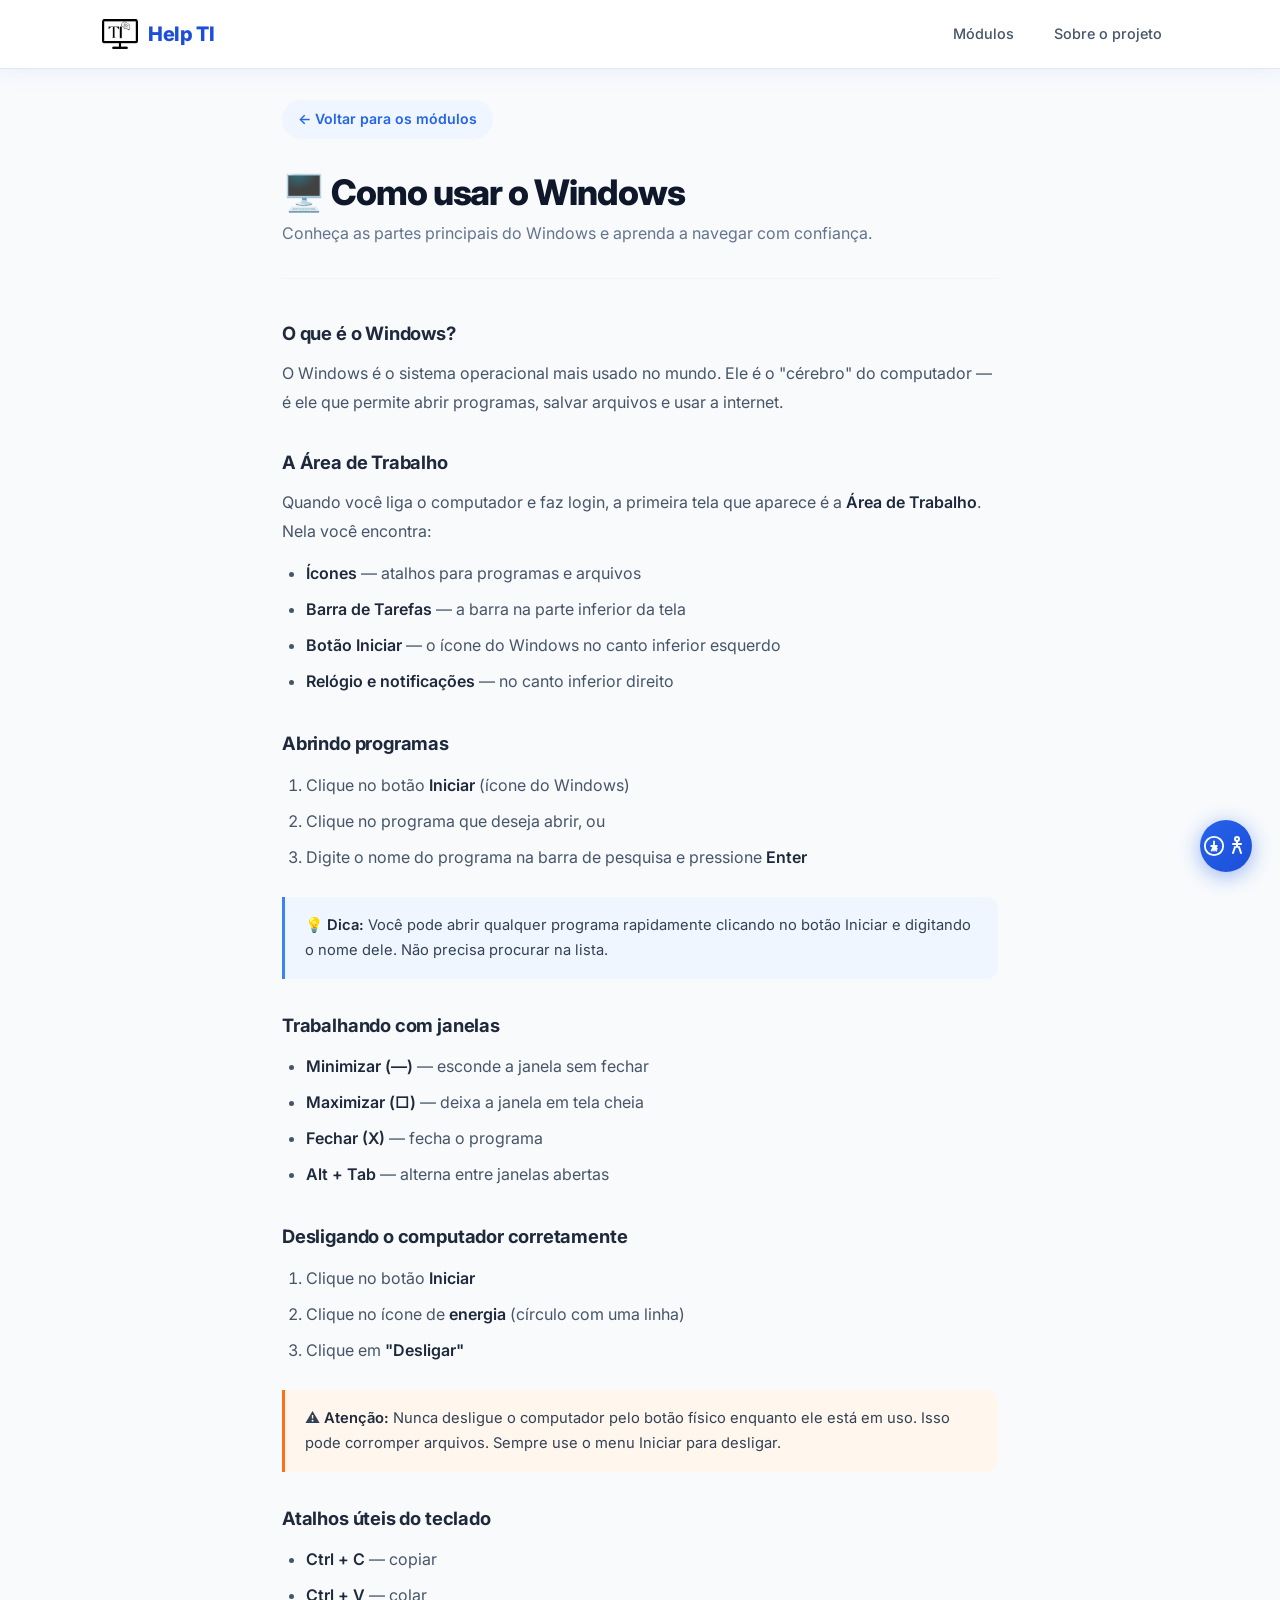
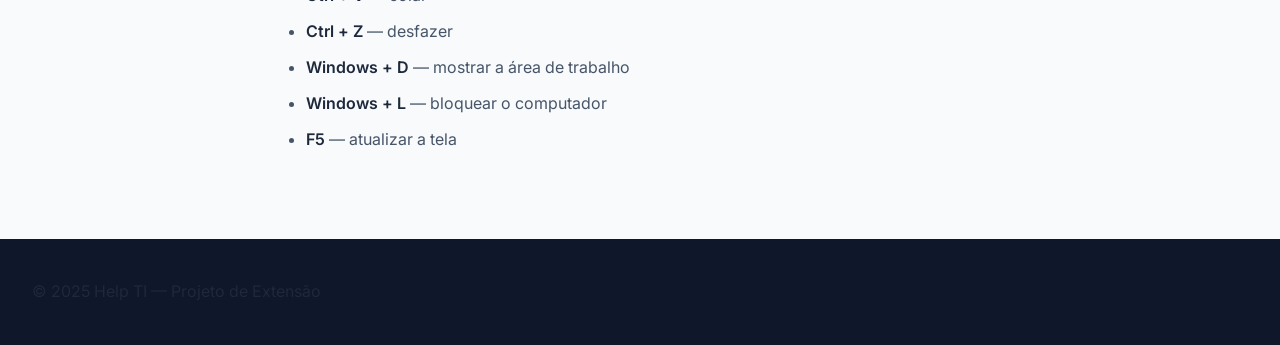
<file: modulos/usar-windows.html>
﻿<!DOCTYPE html>
<html lang="pt-BR">
<head>
  <meta charset="UTF-8" />
  <meta name="viewport" content="width=device-width, initial-scale=1.0" />
  <title>Como usar o Windows — Help TI</title>
  <link rel="stylesheet" href="../style.css" />
  <link rel="preconnect" href="https://fonts.googleapis.com" />
  <link rel="preconnect" href="https://fonts.gstatic.com" crossorigin />
  <link href="https://fonts.googleapis.com/css2?family=Inter:wght@400;500;600;700;800&display=swap" rel="stylesheet" />
  <link rel="icon" href="../logo1.png" type="image/png" />
  <link rel="stylesheet" href="../accessibility.css" />
</head>
<body>

  <!-- NAVBAR -->
  <header id="navbar">
    <div class="header-inner">
      <a href="../index.html" class="logo" aria-label="Help TI - Página inicial">
        <img src="../logo1.png" alt="Logo Help TI" />
        <span>Help TI</span>
      </a>
      <nav aria-label="Navegação principal">
        <a href="../index.html#modulos" class="nav-link">Módulos</a>
        <a href="../sobre.html" class="nav-link">Sobre o projeto</a>
      </nav>
      <button class="menu-toggle" aria-label="Abrir menu" aria-expanded="false">
        <span></span><span></span><span></span>
      </button>
    </div>
    <div class="mobile-menu" id="mobileMenu" aria-hidden="true">
      <a href="../index.html#modulos" class="mobile-link">Módulos</a>
      <a href="../sobre.html" class="mobile-link">Sobre o projeto</a>
    </div>
  </header>

  <main class="modulo-container">

    <a href="../index.html" class="voltar">← Voltar para os módulos</a>

    <h1>🖥️ Como usar o Windows</h1>
    <p class="subtitulo">Conheça as partes principais do Windows e aprenda a navegar com confiança.</p>

    <h2>O que é o Windows?</h2>
    <p>
      O Windows é o sistema operacional mais usado no mundo. Ele é o "cérebro" do computador — 
      é ele que permite abrir programas, salvar arquivos e usar a internet.
    </p>

    <h2>A Área de Trabalho</h2>
    <p>
      Quando você liga o computador e faz login, a primeira tela que aparece é a 
      <strong>Área de Trabalho</strong>. Nela você encontra:
    </p>
    <ul>
      <li><strong>Ícones</strong> — atalhos para programas e arquivos</li>
      <li><strong>Barra de Tarefas</strong> — a barra na parte inferior da tela</li>
      <li><strong>Botão Iniciar</strong> — o ícone do Windows no canto inferior esquerdo</li>
      <li><strong>Relógio e notificações</strong> — no canto inferior direito</li>
    </ul>

    <h2>Abrindo programas</h2>
    <ol>
      <li>Clique no botão <strong>Iniciar</strong> (ícone do Windows)</li>
      <li>Clique no programa que deseja abrir, ou</li>
      <li>Digite o nome do programa na barra de pesquisa e pressione <strong>Enter</strong></li>
    </ol>

    <div class="dica">
      💡 <strong>Dica:</strong> Você pode abrir qualquer programa rapidamente clicando no botão Iniciar e digitando o nome dele. Não precisa procurar na lista.
    </div>

    <h2>Trabalhando com janelas</h2>
    <ul>
      <li><strong>Minimizar (—)</strong> — esconde a janela sem fechar</li>
      <li><strong>Maximizar (□)</strong> — deixa a janela em tela cheia</li>
      <li><strong>Fechar (X)</strong> — fecha o programa</li>
      <li><strong>Alt + Tab</strong> — alterna entre janelas abertas</li>
    </ul>

    <h2>Desligando o computador corretamente</h2>
    <ol>
      <li>Clique no botão <strong>Iniciar</strong></li>
      <li>Clique no ícone de <strong>energia</strong> (círculo com uma linha)</li>
      <li>Clique em <strong>"Desligar"</strong></li>
    </ol>

    <div class="alerta">
      ⚠️ <strong>Atenção:</strong> Nunca desligue o computador pelo botão físico enquanto ele está em uso. Isso pode corromper arquivos. Sempre use o menu Iniciar para desligar.
    </div>

    <h2>Atalhos úteis do teclado</h2>
    <ul>
      <li><strong>Ctrl + C</strong> — copiar</li>
      <li><strong>Ctrl + V</strong> — colar</li>
      <li><strong>Ctrl + Z</strong> — desfazer</li>
      <li><strong>Windows + D</strong> — mostrar a área de trabalho</li>
      <li><strong>Windows + L</strong> — bloquear o computador</li>
      <li><strong>F5</strong> — atualizar a tela</li>
    </ul>

  </main>

  <footer>
    <p>© 2025 Help TI — Projeto de Extensão</p>
  </footer>

  <script src="../script.js"></script>
  <script src="../accessibility.js"></script>
</body>
</html>
</file>
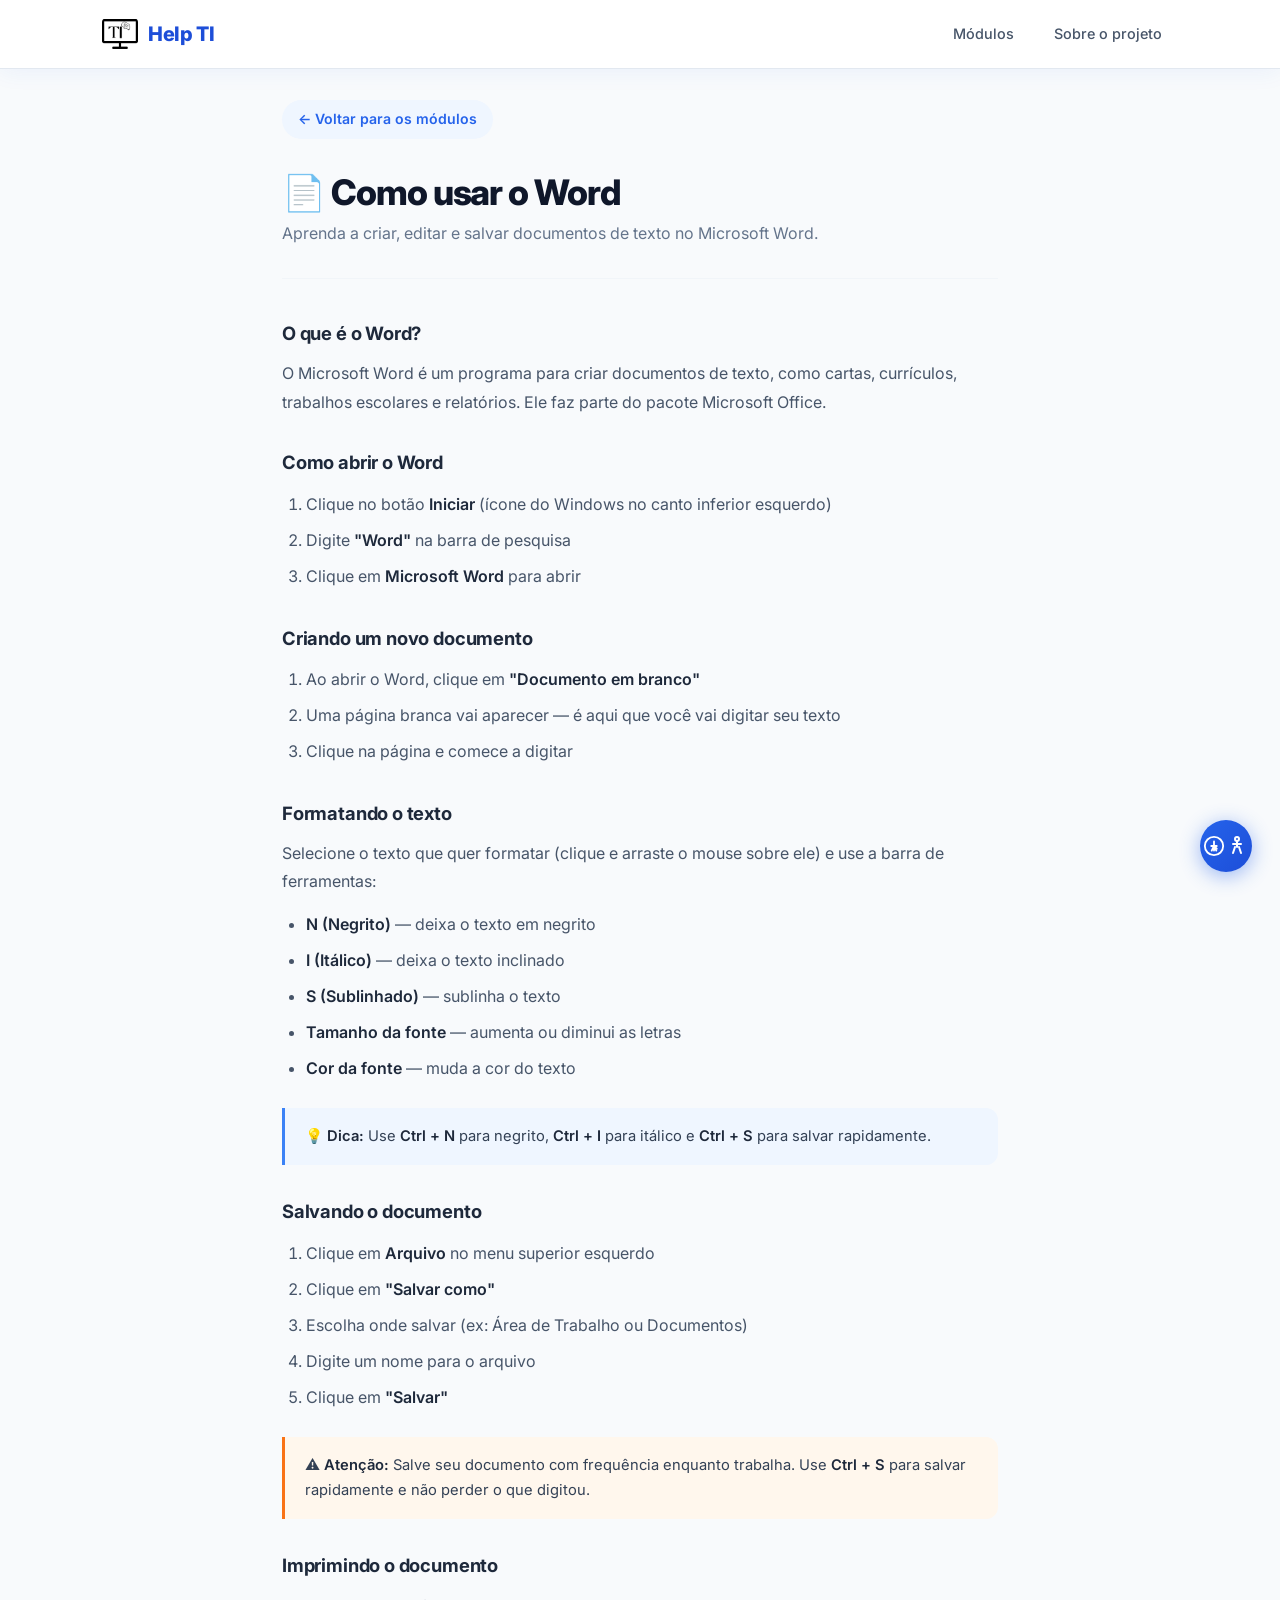
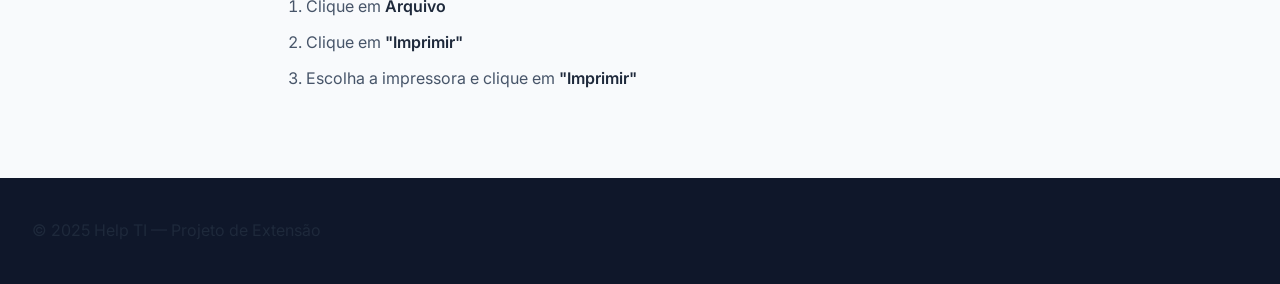
<file: modulos/usar-word.html>
﻿<!DOCTYPE html>
<html lang="pt-BR">
<head>
  <meta charset="UTF-8" />
  <meta name="viewport" content="width=device-width, initial-scale=1.0" />
  <title>Como usar o Word — Help TI</title>
  <link rel="stylesheet" href="../style.css" />
  <link rel="preconnect" href="https://fonts.googleapis.com" />
  <link rel="preconnect" href="https://fonts.gstatic.com" crossorigin />
  <link href="https://fonts.googleapis.com/css2?family=Inter:wght@400;500;600;700;800&display=swap" rel="stylesheet" />
  <link rel="icon" href="../logo1.png" type="image/png" />
  <link rel="stylesheet" href="../accessibility.css" />
</head>
<body>

  <!-- NAVBAR -->
  <header id="navbar">
    <div class="header-inner">
      <a href="../index.html" class="logo" aria-label="Help TI - Página inicial">
        <img src="../logo1.png" alt="Logo Help TI" />
        <span>Help TI</span>
      </a>
      <nav aria-label="Navegação principal">
        <a href="../index.html#modulos" class="nav-link">Módulos</a>
        <a href="../sobre.html" class="nav-link">Sobre o projeto</a>
      </nav>
      <button class="menu-toggle" aria-label="Abrir menu" aria-expanded="false">
        <span></span><span></span><span></span>
      </button>
    </div>
    <div class="mobile-menu" id="mobileMenu" aria-hidden="true">
      <a href="../index.html#modulos" class="mobile-link">Módulos</a>
      <a href="../sobre.html" class="mobile-link">Sobre o projeto</a>
    </div>
  </header>

  <main class="modulo-container">

    <a href="../index.html" class="voltar">← Voltar para os módulos</a>

    <h1>📄 Como usar o Word</h1>
    <p class="subtitulo">Aprenda a criar, editar e salvar documentos de texto no Microsoft Word.</p>

    <h2>O que é o Word?</h2>
    <p>
      O Microsoft Word é um programa para criar documentos de texto, como cartas, currículos, 
      trabalhos escolares e relatórios. Ele faz parte do pacote Microsoft Office.
    </p>

    <h2>Como abrir o Word</h2>
    <ol>
      <li>Clique no botão <strong>Iniciar</strong> (ícone do Windows no canto inferior esquerdo)</li>
      <li>Digite <strong>"Word"</strong> na barra de pesquisa</li>
      <li>Clique em <strong>Microsoft Word</strong> para abrir</li>
    </ol>

    <h2>Criando um novo documento</h2>
    <ol>
      <li>Ao abrir o Word, clique em <strong>"Documento em branco"</strong></li>
      <li>Uma página branca vai aparecer — é aqui que você vai digitar seu texto</li>
      <li>Clique na página e comece a digitar</li>
    </ol>

    <h2>Formatando o texto</h2>
    <p>Selecione o texto que quer formatar (clique e arraste o mouse sobre ele) e use a barra de ferramentas:</p>
    <ul>
      <li><strong>N (Negrito)</strong> — deixa o texto em negrito</li>
      <li><strong>I (Itálico)</strong> — deixa o texto inclinado</li>
      <li><strong>S (Sublinhado)</strong> — sublinha o texto</li>
      <li><strong>Tamanho da fonte</strong> — aumenta ou diminui as letras</li>
      <li><strong>Cor da fonte</strong> — muda a cor do texto</li>
    </ul>

    <div class="dica">
      💡 <strong>Dica:</strong> Use <strong>Ctrl + N</strong> para negrito, <strong>Ctrl + I</strong> para itálico e <strong>Ctrl + S</strong> para salvar rapidamente.
    </div>

    <h2>Salvando o documento</h2>
    <ol>
      <li>Clique em <strong>Arquivo</strong> no menu superior esquerdo</li>
      <li>Clique em <strong>"Salvar como"</strong></li>
      <li>Escolha onde salvar (ex: Área de Trabalho ou Documentos)</li>
      <li>Digite um nome para o arquivo</li>
      <li>Clique em <strong>"Salvar"</strong></li>
    </ol>

    <div class="alerta">
      ⚠️ <strong>Atenção:</strong> Salve seu documento com frequência enquanto trabalha. Use <strong>Ctrl + S</strong> para salvar rapidamente e não perder o que digitou.
    </div>

    <h2>Imprimindo o documento</h2>
    <ol>
      <li>Clique em <strong>Arquivo</strong></li>
      <li>Clique em <strong>"Imprimir"</strong></li>
      <li>Escolha a impressora e clique em <strong>"Imprimir"</strong></li>
    </ol>

  </main>

  <footer>
    <p>© 2025 Help TI — Projeto de Extensão</p>
  </footer>

  <script src="../script.js"></script>
  <script src="../accessibility.js"></script>
</body>
</html>
</file>
<file: style.css>
/* ============================================================
   HELP TI — Design System
   ============================================================ */

/* ===== VARIÁVEIS ===== */
:root {
  --blue-50:  #eff6ff;
  --blue-100: #dbeafe;
  --blue-200: #bfdbfe;
  --blue-400: #60a5fa;
  --blue-500: #3b82f6;
  --blue-600: #2563eb;
  --blue-700: #1d4ed8;
  --blue-800: #1e40af;
  --blue-900: #1e3a8a;

  --gray-50:  #f8fafc;
  --gray-100: #f1f5f9;
  --gray-200: #e2e8f0;
  --gray-300: #cbd5e1;
  --gray-400: #94a3b8;
  --gray-500: #64748b;
  --gray-600: #475569;
  --gray-700: #334155;
  --gray-800: #1e293b;
  --gray-900: #0f172a;

  --white: #ffffff;
  --orange-400: #fb923c;
  --orange-500: #f97316;

  --radius-sm:  6px;
  --radius-md:  12px;
  --radius-lg:  20px;
  --radius-xl:  28px;
  --radius-full: 9999px;

  --shadow-sm:  0 1px 3px rgba(0,0,0,0.08), 0 1px 2px rgba(0,0,0,0.04);
  --shadow-md:  0 4px 16px rgba(0,0,0,0.08), 0 2px 6px rgba(0,0,0,0.04);
  --shadow-lg:  0 10px 40px rgba(0,0,0,0.10), 0 4px 12px rgba(0,0,0,0.05);
  --shadow-blue: 0 8px 32px rgba(37, 99, 235, 0.25);

  --transition: 0.25s cubic-bezier(0.4, 0, 0.2, 1);
  --transition-slow: 0.4s cubic-bezier(0.4, 0, 0.2, 1);
}

/* ===== RESET & BASE ===== */
*, *::before, *::after {
  margin: 0;
  padding: 0;
  box-sizing: border-box;
}

html {
  scroll-behavior: smooth;
}

body {
  font-family: 'Inter', 'Segoe UI', system-ui, sans-serif;
  background-color: var(--gray-50);
  color: var(--gray-800);
  line-height: 1.6;
  -webkit-font-smoothing: antialiased;
}

a {
  text-decoration: none;
  color: inherit;
}

img {
  max-width: 100%;
  display: block;
}

/* ===== UTILITÁRIOS ===== */
.section-tag {
  display: inline-block;
  background: var(--blue-100);
  color: var(--blue-700);
  font-size: 0.75rem;
  font-weight: 600;
  letter-spacing: 0.08em;
  text-transform: uppercase;
  padding: 4px 12px;
  border-radius: var(--radius-full);
  margin-bottom: 12px;
}

/* ===== NAVBAR ===== */
#navbar {
  position: fixed;
  top: 0;
  left: 0;
  right: 0;
  z-index: 200;
  background: rgba(255, 255, 255, 0.92);
  backdrop-filter: blur(16px);
  -webkit-backdrop-filter: blur(16px);
  border-bottom: 1px solid var(--gray-200);
  box-shadow: 0 1px 24px rgba(37, 99, 235, 0.08);
  transition: background var(--transition), box-shadow var(--transition);
}

#navbar.scrolled {
  background: rgba(255, 255, 255, 0.92);
  box-shadow: 0 2px 32px rgba(37, 99, 235, 0.12);
}

/* No index, o navbar começa translúcido sobre o hero azul */
body.has-hero #navbar {
  background: rgba(255, 255, 255, 0.12);
  border-bottom-color: rgba(255, 255, 255, 0.15);
  box-shadow: none;
}

body.has-hero #navbar.scrolled {
  background: rgba(255, 255, 255, 0.92);
  border-bottom-color: var(--gray-200);
  box-shadow: 0 2px 32px rgba(37, 99, 235, 0.12);
}

/* Links no hero ficam brancos */
body.has-hero #navbar:not(.scrolled) .nav-link {
  color: rgba(255, 255, 255, 0.9);
}

body.has-hero #navbar:not(.scrolled) .nav-link:hover {
  color: #ffffff;
  background: rgba(255, 255, 255, 0.15);
}

body.has-hero #navbar:not(.scrolled) .logo span {
  color: #ffffff;
}

body.has-hero #navbar:not(.scrolled) .menu-toggle span {
  background: #ffffff;
}

.header-inner {
  max-width: 1140px;
  margin: 0 auto;
  padding: 0 32px;
  height: 68px;
  display: flex;
  align-items: center;
  justify-content: space-between;
}

.logo {
  display: flex;
  align-items: center;
  gap: 10px;
  text-decoration: none;
}

.logo img {
  height: 36px;
  width: 36px;
  object-fit: contain;
  border-radius: var(--radius-sm);
}

.logo span {
  font-size: 1.25rem;
  font-weight: 800;
  color: var(--blue-700);
  letter-spacing: -0.02em;
}

nav {
  display: flex;
  align-items: center;
  gap: 8px;
}

.nav-link {
  color: var(--gray-600);
  font-size: 0.9rem;
  font-weight: 500;
  padding: 8px 16px;
  border-radius: var(--radius-full);
  transition: color var(--transition), background var(--transition);
}

.nav-link:hover {
  color: var(--blue-600);
  background: var(--blue-50);
}

/* menu toggle (mobile) */
.menu-toggle {
  display: none;
  flex-direction: column;
  gap: 5px;
  background: none;
  border: none;
  cursor: pointer;
  padding: 8px;
  border-radius: var(--radius-sm);
}

.menu-toggle span {
  display: block;
  width: 22px;
  height: 2px;
  background: var(--gray-700);
  border-radius: 2px;
  transition: transform var(--transition), opacity var(--transition);
}

.menu-toggle.open span:nth-child(1) { transform: translateY(7px) rotate(45deg); }
.menu-toggle.open span:nth-child(2) { opacity: 0; }
.menu-toggle.open span:nth-child(3) { transform: translateY(-7px) rotate(-45deg); }

/* mobile menu */
.mobile-menu {
  display: none;
  flex-direction: column;
  padding: 12px 24px 20px;
  border-top: 1px solid var(--gray-100);
  gap: 4px;
}

.mobile-menu.open {
  display: flex;
}

.mobile-link {
  color: var(--gray-700);
  font-size: 1rem;
  font-weight: 500;
  padding: 12px 16px;
  border-radius: var(--radius-md);
  transition: background var(--transition), color var(--transition);
}

.mobile-link:hover {
  background: var(--blue-50);
  color: var(--blue-600);
}

/* ===== HERO ===== */
.hero {
  position: relative;
  min-height: 100vh;
  display: flex;
  align-items: center;
  justify-content: center;
  overflow: hidden;
  background: linear-gradient(135deg, #0f172a 0%, #1e3a8a 40%, #1d4ed8 70%, #2563eb 100%);
  padding: 120px 32px 100px;
}

/* blobs decorativos */
.hero-bg {
  position: absolute;
  inset: 0;
  pointer-events: none;
}

.blob {
  position: absolute;
  border-radius: 50%;
  filter: blur(80px);
  opacity: 0.35;
}

.blob-1 {
  width: 600px;
  height: 600px;
  background: radial-gradient(circle, #3b82f6, transparent);
  top: -200px;
  right: -100px;
  animation: blobFloat 8s ease-in-out infinite;
}

.blob-2 {
  width: 400px;
  height: 400px;
  background: radial-gradient(circle, #818cf8, transparent);
  bottom: -100px;
  left: -80px;
  animation: blobFloat 10s ease-in-out infinite reverse;
}

.blob-3 {
  width: 300px;
  height: 300px;
  background: radial-gradient(circle, #38bdf8, transparent);
  top: 40%;
  left: 30%;
  animation: blobFloat 12s ease-in-out infinite 2s;
}

.grid-overlay {
  position: absolute;
  inset: 0;
  background-image:
    linear-gradient(rgba(255,255,255,0.03) 1px, transparent 1px),
    linear-gradient(90deg, rgba(255,255,255,0.03) 1px, transparent 1px);
  background-size: 48px 48px;
}

@keyframes blobFloat {
  0%, 100% { transform: translate(0, 0) scale(1); }
  33%       { transform: translate(20px, -20px) scale(1.05); }
  66%       { transform: translate(-15px, 15px) scale(0.97); }
}

/* conteúdo hero */
.hero-content {
  position: relative;
  z-index: 2;
  text-align: center;
  max-width: 680px;
  margin: 0 auto;
  color: var(--white);
}

.hero-badge {
  display: inline-flex;
  align-items: center;
  gap: 8px;
  background: rgba(255,255,255,0.12);
  border: 1px solid rgba(255,255,255,0.2);
  backdrop-filter: blur(8px);
  color: rgba(255,255,255,0.9);
  font-size: 0.8rem;
  font-weight: 500;
  padding: 6px 16px;
  border-radius: var(--radius-full);
  margin-bottom: 28px;
  letter-spacing: 0.02em;
}

.badge-dot {
  width: 7px;
  height: 7px;
  background: #4ade80;
  border-radius: 50%;
  box-shadow: 0 0 0 3px rgba(74, 222, 128, 0.3);
  animation: pulse 2s ease-in-out infinite;
}

@keyframes pulse {
  0%, 100% { box-shadow: 0 0 0 3px rgba(74, 222, 128, 0.3); }
  50%       { box-shadow: 0 0 0 6px rgba(74, 222, 128, 0.1); }
}

.hero-content h1 {
  font-size: clamp(2.4rem, 5vw, 3.8rem);
  font-weight: 800;
  line-height: 1.15;
  letter-spacing: -0.03em;
  margin-bottom: 20px;
}

.hero-highlight {
  background: linear-gradient(90deg, #60a5fa, #a78bfa);
  -webkit-background-clip: text;
  -webkit-text-fill-color: transparent;
  background-clip: text;
}

.hero-content > p {
  font-size: 1.15rem;
  color: rgba(255,255,255,0.75);
  max-width: 500px;
  margin: 0 auto 36px;
  line-height: 1.7;
}

.hero-actions {
  display: flex;
  gap: 12px;
  justify-content: center;
  flex-wrap: wrap;
  margin-bottom: 56px;
}

/* botões */
.btn {
  display: inline-flex;
  align-items: center;
  gap: 8px;
  font-family: inherit;
  font-weight: 600;
  font-size: 0.95rem;
  padding: 13px 28px;
  border-radius: var(--radius-full);
  border: none;
  cursor: pointer;
  transition: transform var(--transition), box-shadow var(--transition), background var(--transition);
  text-decoration: none;
}

.btn-primary {
  background: var(--white);
  color: var(--blue-700);
  box-shadow: 0 4px 20px rgba(0,0,0,0.2);
}

.btn-primary:hover {
  transform: translateY(-3px);
  box-shadow: 0 8px 32px rgba(0,0,0,0.25);
}

.btn-primary svg {
  transition: transform var(--transition);
}

.btn-primary:hover svg {
  transform: translateX(4px);
}

.btn-ghost {
  background: rgba(255,255,255,0.1);
  color: rgba(255,255,255,0.9);
  border: 1px solid rgba(255,255,255,0.2);
  backdrop-filter: blur(8px);
}

.btn-ghost:hover {
  background: rgba(255,255,255,0.18);
  transform: translateY(-2px);
}

/* floating cards ilustração */
.hero-illustration {
  display: flex;
  gap: 12px;
  justify-content: center;
  flex-wrap: wrap;
}

.floating-card {
  display: inline-flex;
  align-items: center;
  gap: 8px;
  background: rgba(255,255,255,0.1);
  border: 1px solid rgba(255,255,255,0.18);
  backdrop-filter: blur(12px);
  color: rgba(255,255,255,0.85);
  font-size: 0.82rem;
  font-weight: 500;
  padding: 8px 16px;
  border-radius: var(--radius-full);
  animation: floatUp 0.6s ease both;
}

.floating-card span {
  font-size: 1rem;
}

.fc-1 { animation-delay: 0.2s; }
.fc-2 { animation-delay: 0.35s; }
.fc-3 { animation-delay: 0.5s; }

@keyframes floatUp {
  from { opacity: 0; transform: translateY(16px); }
  to   { opacity: 1; transform: translateY(0); }
}

/* wave */
.hero-wave {
  position: absolute;
  bottom: -1px;
  left: 0;
  right: 0;
  line-height: 0;
}

.hero-wave svg {
  width: 100%;
  height: 80px;
}

/* ===== STATS ===== */
.stats {
  background: #f0f4ff;
  padding: 32px 32px;
}

.stats-inner {
  max-width: 700px;
  margin: 0 auto;
  display: flex;
  align-items: center;
  justify-content: center;
  gap: 0;
  flex-wrap: wrap;
}

.stat-item {
  display: flex;
  flex-direction: column;
  align-items: center;
  padding: 8px 40px;
  gap: 2px;
}

.stat-item strong {
  font-size: 1.8rem;
  font-weight: 800;
  color: var(--blue-700);
  letter-spacing: -0.03em;
  line-height: 1;
}

.stat-item span {
  font-size: 0.8rem;
  color: var(--gray-500);
  font-weight: 500;
  text-transform: uppercase;
  letter-spacing: 0.06em;
}

.stat-divider {
  width: 1px;
  height: 40px;
  background: var(--gray-200);
}

/* ===== MÓDULOS ===== */
.modulos {
  max-width: 1140px;
  margin: 0 auto;
  padding: 80px 32px 100px;
}

.section-header {
  text-align: center;
  margin-bottom: 64px;
}

.section-header h2 {
  font-size: clamp(1.8rem, 3vw, 2.4rem);
  font-weight: 800;
  color: var(--gray-900);
  letter-spacing: -0.03em;
  margin-bottom: 12px;
}

.section-header p {
  font-size: 1rem;
  color: var(--gray-500);
  max-width: 480px;
  margin: 0 auto;
}

.categorias {
  display: flex;
  flex-direction: column;
  gap: 56px;
}

/* categoria */
.categoria {
  opacity: 0;
  transform: translateY(24px);
  transition: opacity var(--transition-slow), transform var(--transition-slow);
}

.categoria.visible {
  opacity: 1;
  transform: translateY(0);
}

.categoria-header {
  display: flex;
  align-items: center;
  gap: 14px;
  margin-bottom: 20px;
}

.categoria-icon {
  font-size: 1.5rem;
  width: 48px;
  height: 48px;
  background: var(--blue-50);
  border-radius: var(--radius-md);
  display: flex;
  align-items: center;
  justify-content: center;
  flex-shrink: 0;
}

.categoria-header h3 {
  font-size: 1.1rem;
  font-weight: 700;
  color: var(--gray-800);
  letter-spacing: -0.01em;
}

.categoria-count {
  font-size: 0.75rem;
  color: var(--gray-400);
  font-weight: 500;
}

/* cards */
.cards {
  display: grid;
  grid-template-columns: repeat(auto-fill, minmax(220px, 1fr));
  gap: 16px;
}

.card {
  background: var(--white);
  border-radius: var(--radius-lg);
  padding: 28px 20px 22px;
  display: flex;
  flex-direction: column;
  align-items: center;
  gap: 14px;
  text-align: center;
  box-shadow: var(--shadow-sm);
  border: 1px solid var(--gray-100);
  transition:
    transform var(--transition),
    box-shadow var(--transition),
    border-color var(--transition);
  position: relative;
  overflow: hidden;
}

.card::before {
  content: '';
  position: absolute;
  top: 0;
  left: 0;
  right: 0;
  height: 3px;
  background: linear-gradient(90deg, var(--blue-500), var(--blue-400));
  opacity: 0;
  transition: opacity var(--transition);
}

.card:hover {
  transform: translateY(-6px);
  box-shadow: var(--shadow-lg), 0 0 0 1px var(--blue-100);
  border-color: var(--blue-100);
}

.card:hover::before {
  opacity: 1;
}

.card-icon-wrap {
  font-size: 2rem;
  width: 56px;
  height: 56px;
  background: var(--blue-50);
  border-radius: var(--radius-md);
  display: flex;
  align-items: center;
  justify-content: center;
  transition: background var(--transition), transform var(--transition);
}

.card:hover .card-icon-wrap {
  background: var(--blue-100);
  transform: scale(1.08);
}

.card p {
  font-size: 0.88rem;
  color: var(--gray-600);
  line-height: 1.5;
  font-weight: 500;
  flex: 1;
}

.card-arrow {
  font-size: 0.9rem;
  color: var(--blue-400);
  opacity: 0;
  transform: translateX(-6px);
  transition: opacity var(--transition), transform var(--transition);
}

.card:hover .card-arrow {
  opacity: 1;
  transform: translateX(0);
}

/* ===== SOBRE ===== */
.sobre {
  background: linear-gradient(135deg, var(--blue-700) 0%, var(--blue-900) 100%);
  padding: 80px 32px;
  text-align: center;
  position: relative;
  overflow: hidden;
}

.sobre::before {
  content: '';
  position: absolute;
  inset: 0;
  background-image:
    linear-gradient(rgba(255,255,255,0.04) 1px, transparent 1px),
    linear-gradient(90deg, rgba(255,255,255,0.04) 1px, transparent 1px);
  background-size: 40px 40px;
}

.sobre-inner {
  position: relative;
  z-index: 1;
  max-width: 600px;
  margin: 0 auto;
}

.sobre-icon {
  font-size: 2.5rem;
  margin-bottom: 16px;
}

.sobre .section-tag {
  background: rgba(255,255,255,0.15);
  color: rgba(255,255,255,0.9);
  border: 1px solid rgba(255,255,255,0.2);
}

.sobre h2 {
  font-size: 2rem;
  font-weight: 800;
  color: var(--white);
  letter-spacing: -0.03em;
  margin-bottom: 16px;
}

.sobre p {
  font-size: 1rem;
  color: rgba(255,255,255,0.75);
  line-height: 1.8;
  margin-bottom: 32px;
}

.sobre p strong {
  color: var(--white);
  font-weight: 600;
}

.sobre-tags {
  display: flex;
  gap: 10px;
  justify-content: center;
  flex-wrap: wrap;
}

.tag {
  background: rgba(255,255,255,0.12);
  border: 1px solid rgba(255,255,255,0.2);
  color: rgba(255,255,255,0.9);
  font-size: 0.82rem;
  font-weight: 500;
  padding: 6px 16px;
  border-radius: var(--radius-full);
  backdrop-filter: blur(8px);
}

/* ===== FOOTER ===== */
footer {
  background: var(--gray-900);
  padding: 40px 32px;
}

.footer-inner {
  max-width: 1140px;
  margin: 0 auto;
  display: flex;
  flex-direction: column;
  align-items: center;
  gap: 8px;
  text-align: center;
}

.footer-logo {
  display: flex;
  align-items: center;
  gap: 8px;
  margin-bottom: 4px;
}

.footer-logo img {
  height: 28px;
  width: 28px;
  object-fit: contain;
  border-radius: 6px;
  opacity: 0.8;
}

.footer-logo span {
  font-size: 1rem;
  font-weight: 700;
  color: rgba(255,255,255,0.7);
  letter-spacing: -0.01em;
}

.footer-copy {
  font-size: 0.85rem;
  color: var(--gray-400);
}

.footer-sub {
  font-size: 0.78rem;
  color: var(--gray-600);
}

/* ===== PÁGINA DE MÓDULO ===== */
.modulo-container {
  max-width: 780px;
  margin: 0 auto;
  padding: 100px 32px 80px;
}

.modulo-container .voltar {
  display: inline-flex;
  align-items: center;
  gap: 6px;
  color: var(--blue-600);
  font-weight: 600;
  font-size: 0.88rem;
  margin-bottom: 32px;
  padding: 8px 16px;
  border-radius: var(--radius-full);
  background: var(--blue-50);
  transition: background var(--transition), color var(--transition), transform var(--transition);
}

.modulo-container .voltar:hover {
  background: var(--blue-100);
  transform: translateX(-3px);
}

.modulo-container h1 {
  font-size: clamp(1.6rem, 3vw, 2.2rem);
  font-weight: 800;
  color: var(--gray-900);
  letter-spacing: -0.03em;
  margin-bottom: 8px;
  line-height: 1.2;
}

.modulo-container .subtitulo {
  color: var(--gray-500);
  margin-bottom: 40px;
  font-size: 1rem;
  line-height: 1.6;
  padding-bottom: 32px;
  border-bottom: 1px solid var(--gray-100);
}

.modulo-container h2 {
  font-size: 1.15rem;
  font-weight: 700;
  color: var(--gray-800);
  margin: 32px 0 10px;
  letter-spacing: -0.01em;
}

.modulo-container p {
  line-height: 1.8;
  color: var(--gray-600);
  margin-bottom: 12px;
}

.modulo-container ol,
.modulo-container ul {
  padding-left: 24px;
  color: var(--gray-600);
  line-height: 2;
}

.modulo-container li {
  margin-bottom: 4px;
}

.modulo-container strong {
  color: var(--gray-800);
  font-weight: 600;
}

.dica {
  background: var(--blue-50);
  border-left: 3px solid var(--blue-500);
  padding: 16px 20px;
  border-radius: 0 var(--radius-md) var(--radius-md) 0;
  margin: 24px 0;
  font-size: 0.92rem;
  color: var(--gray-700);
  line-height: 1.7;
}

.alerta {
  background: #fff7ed;
  border-left: 3px solid var(--orange-500);
  padding: 16px 20px;
  border-radius: 0 var(--radius-md) var(--radius-md) 0;
  margin: 24px 0;
  font-size: 0.92rem;
  color: var(--gray-700);
  line-height: 1.7;
}

/* ===== ANIMAÇÃO REVEAL ===== */
.reveal {
  opacity: 0;
  transform: translateY(24px);
  transition: opacity var(--transition-slow), transform var(--transition-slow);
}

.reveal.visible {
  opacity: 1;
  transform: translateY(0);
}

/* ===== RESPONSIVO ===== */
@media (max-width: 768px) {
  .header-inner {
    padding: 0 20px;
    height: 60px;
  }

  nav {
    display: none;
  }

  .menu-toggle {
    display: flex;
  }

  .hero {
    padding: 100px 24px 80px;
    min-height: auto;
  }

  .hero-content h1 {
    font-size: 2rem;
  }

  .hero-illustration {
    display: none;
  }

  .stats-inner {
    gap: 0;
  }

  .stat-item {
    padding: 8px 20px;
  }

  .stat-divider {
    height: 30px;
  }

  .modulos {
    padding: 60px 20px 80px;
  }

  .cards {
    grid-template-columns: repeat(auto-fill, minmax(160px, 1fr));
    gap: 12px;
  }

  .card {
    padding: 20px 14px 16px;
  }

  .sobre {
    padding: 60px 24px;
  }

  .modulo-container {
    padding: 80px 20px 60px;
  }
}

@media (max-width: 480px) {
  .hero-actions {
    flex-direction: column;
    align-items: center;
  }

  .btn {
    width: 100%;
    max-width: 280px;
    justify-content: center;
  }

  .stats-inner {
    display: grid;
    grid-template-columns: 1fr 1fr;
    gap: 0;
  }

  .stat-divider {
    display: none;
  }

  .stat-item {
    padding: 16px;
    border: 1px solid var(--gray-200);
  }

  .cards {
    grid-template-columns: 1fr 1fr;
  }
}

/* ===== PÁGINA SOBRE NÓS ===== */
.sobre-page {
  min-height: 100vh;
  position: relative;
  overflow: hidden;
  padding-top: 68px;
}

.sobre-page-hero {
  position: absolute;
  inset: 0;
  background: linear-gradient(135deg, #0f172a 0%, #1e3a8a 50%, #1d4ed8 100%);
  height: 320px;
  z-index: 0;
}

.sobre-page-hero .blob-1 {
  width: 500px;
  height: 500px;
  top: -200px;
  right: -100px;
  opacity: 0.3;
}

.sobre-page-hero .blob-2 {
  width: 300px;
  height: 300px;
  bottom: -100px;
  left: -60px;
  opacity: 0.2;
}

.sobre-page-content {
  position: relative;
  z-index: 1;
  max-width: 760px;
  margin: 0 auto;
  padding: 48px 32px 80px;
}

.sobre-page-content .voltar {
  display: inline-flex;
  align-items: center;
  gap: 6px;
  color: rgba(255, 255, 255, 0.8);
  font-weight: 600;
  font-size: 0.88rem;
  margin-bottom: 32px;
  padding: 8px 16px;
  border-radius: var(--radius-full);
  background: rgba(255, 255, 255, 0.12);
  border: 1px solid rgba(255, 255, 255, 0.2);
  backdrop-filter: blur(8px);
  transition: background var(--transition), transform var(--transition);
}

.sobre-page-content .voltar:hover {
  background: rgba(255, 255, 255, 0.2);
  transform: translateX(-3px);
}

.sobre-page-header {
  margin-bottom: 40px;
}

.sobre-page-header .section-tag {
  background: rgba(255, 255, 255, 0.15);
  color: rgba(255, 255, 255, 0.9);
  border: 1px solid rgba(255, 255, 255, 0.2);
}

.sobre-page-header h1 {
  font-size: clamp(2rem, 4vw, 3rem);
  font-weight: 800;
  color: var(--white);
  letter-spacing: -0.03em;
  margin-top: 10px;
  line-height: 1.15;
}

/* card branco com o corpo do texto */
.sobre-page-body {
  background: var(--white);
  border-radius: var(--radius-xl);
  padding: 48px;
  box-shadow: var(--shadow-lg);
  display: flex;
  flex-direction: column;
  gap: 20px;
}

.sobre-page-body > p {
  font-size: 1.05rem;
  color: var(--gray-600);
  line-height: 1.85;
  margin: 0;
}

.sobre-page-body > p strong {
  color: var(--gray-900);
  font-weight: 700;
}

/* destaque acadêmico */
.sobre-page-destaque {
  display: flex;
  gap: 16px;
  align-items: flex-start;
  background: var(--blue-50);
  border: 1px solid var(--blue-100);
  border-radius: var(--radius-lg);
  padding: 24px;
  margin-top: 8px;
}

.destaque-icon {
  font-size: 1.8rem;
  flex-shrink: 0;
  margin-top: 2px;
}

.sobre-page-destaque p {
  font-size: 0.98rem;
  color: var(--gray-700);
  line-height: 1.75;
  margin: 0;
}

.sobre-page-destaque p strong {
  color: var(--blue-700);
  font-weight: 700;
}

/* valores */
.sobre-page-valores {
  display: grid;
  grid-template-columns: repeat(3, 1fr);
  gap: 16px;
  margin-top: 8px;
}

.valor-item {
  background: var(--gray-50);
  border: 1px solid var(--gray-100);
  border-radius: var(--radius-lg);
  padding: 24px 20px;
  text-align: center;
  display: flex;
  flex-direction: column;
  align-items: center;
  gap: 8px;
  transition: transform var(--transition), box-shadow var(--transition);
}

.valor-item:hover {
  transform: translateY(-4px);
  box-shadow: var(--shadow-md);
}

.valor-item span {
  font-size: 1.8rem;
}

.valor-item strong {
  font-size: 0.9rem;
  font-weight: 700;
  color: var(--gray-800);
}

.valor-item p {
  font-size: 0.82rem;
  color: var(--gray-500);
  line-height: 1.5;
  margin: 0;
}

/* responsivo sobre */
@media (max-width: 768px) {
  .sobre-page-body {
    padding: 32px 24px;
  }

  .sobre-page-valores {
    grid-template-columns: 1fr;
  }

  .sobre-page-destaque {
    flex-direction: column;
    gap: 12px;
  }
}

@media (max-width: 480px) {
  .sobre-page-content {
    padding: 32px 20px 60px;
  }

  .sobre-page-body {
    padding: 24px 20px;
  }

  .sobre-page-valores {
    grid-template-columns: 1fr 1fr;
  }
}

/* ===== FOTO SOBRE NÓS ===== */
.sobre-foto-wrap {
  display: flex;
  flex-direction: column;
  align-items: center;
  gap: 12px;
  margin-bottom: 8px;
}

.sobre-foto {
  width: 150px;
  height: 150px;
  object-fit: cover;
  border-radius: 50%;
  border: 4px solid var(--blue-100);
  box-shadow: 0 8px 32px rgba(37, 99, 235, 0.18);
  transition: transform var(--transition), box-shadow var(--transition);
  pointer-events: none;
  user-select: none;
  -webkit-user-drag: none;
  -webkit-user-select: none;
}



.sobre-foto-legenda {
  font-size: 0.82rem;
  color: var(--gray-700);
  font-weight: 600;
  text-align: center;
  margin: 0;
}

.sobre-foto-cargo {
  font-size: 0.88rem;
  color: var(--gray-600);
  font-weight: 500;
  text-align: center;
  margin: 0;
}
</file>
<file: accessibility.css>
/* ============================================================
   HELP TI — Acessibilidade: painel + temas
   ============================================================ */

/* ===== TRANSIÇÃO GLOBAL DE TEMA ===== */
html {
  transition: background-color 0.3s ease, color 0.3s ease;
}

*, *::before, *::after {
  transition-property: background-color, color, border-color, box-shadow;
  transition-duration: 0.25s;
  transition-timing-function: ease;
}

/* ===== FOCO ACESSÍVEL ===== */
:focus-visible {
  outline: 3px solid #2563eb;
  outline-offset: 3px;
  border-radius: 4px;
  box-shadow: 0 0 0 5px rgba(37, 99, 235, 0.2);
}

.dark-mode :focus-visible,
.high-contrast :focus-visible {
  outline-color: #60a5fa;
  box-shadow: 0 0 0 5px rgba(96, 165, 250, 0.3);
}

/* ===== MODO ESCURO ===== */
.dark-mode {
  --gray-50:  #0f172a;
  --gray-100: #1e293b;
  --gray-200: #334155;
  --gray-300: #475569;
  --gray-400: #64748b;
  --gray-500: #94a3b8;
  --gray-600: #cbd5e1;
  --gray-700: #e2e8f0;
  --gray-800: #f1f5f9;
  --gray-900: #f8fafc;
  --white:    #1e293b;

  --shadow-sm: 0 1px 3px rgba(0,0,0,0.4);
  --shadow-md: 0 4px 16px rgba(0,0,0,0.4);
  --shadow-lg: 0 10px 40px rgba(0,0,0,0.5);
}

.dark-mode body {
  background-color: #0f172a;
  color: #e2e8f0;
}

/* ----- NAVBAR ----- */
.dark-mode #navbar {
  background: rgba(15, 23, 42, 0.95);
  border-bottom-color: rgba(255,255,255,0.08);
}

.dark-mode #navbar.scrolled {
  background: rgba(15, 23, 42, 0.98);
}

.dark-mode body.has-hero #navbar:not(.scrolled) {
  background: rgba(15, 23, 42, 0.3);
  border-bottom-color: rgba(255,255,255,0.08);
}

.dark-mode .logo span {
  color: #93c5fd;
}

.dark-mode .nav-link {
  color: #cbd5e1;
}

.dark-mode .nav-link:hover {
  color: #93c5fd;
  background: rgba(96, 165, 250, 0.1);
}

.dark-mode .mobile-menu {
  background: rgba(15, 23, 42, 0.98);
  border-top-color: #1e293b;
}

.dark-mode .mobile-link {
  color: #cbd5e1;
}

.dark-mode .mobile-link:hover {
  background: rgba(96, 165, 250, 0.1);
  color: #93c5fd;
}

/* ----- HERO ----- */
/* títulos: branco puro em qualquer fundo escuro */
.dark-mode h1,
.dark-mode h2,
.dark-mode h3 {
  color: #ffffff;
}

/* garante que o gradiente do hero-highlight não some */
.dark-mode .hero-highlight {
  background: linear-gradient(90deg, #93c5fd, #c4b5fd);
  -webkit-background-clip: text;
  -webkit-text-fill-color: transparent;
  background-clip: text;
}

.dark-mode .hero-content > p {
  color: rgba(255,255,255,0.75);
}

.dark-mode .hero-badge {
  background: rgba(255,255,255,0.12);
  border-color: rgba(255,255,255,0.2);
  color: rgba(255,255,255,0.9);
}

.dark-mode .floating-card {
  background: rgba(255,255,255,0.08);
  border-color: rgba(255,255,255,0.15);
  color: rgba(255,255,255,0.85);
}

/* ----- BOTÕES ----- */
/* btn-primary: fundo branco, texto escuro — máximo contraste */
.dark-mode .btn-primary {
  background: #ffffff;
  color: #0f172a;
  box-shadow: 0 4px 20px rgba(0,0,0,0.35);
}

.dark-mode .btn-primary:hover {
  background: #f1f5f9;
  box-shadow: 0 8px 32px rgba(0,0,0,0.4);
}

/* btn-ghost no hero */
.dark-mode .btn-ghost {
  background: rgba(255,255,255,0.1);
  color: #ffffff;
  border-color: rgba(255,255,255,0.25);
}

.dark-mode .btn-ghost:hover {
  background: rgba(255,255,255,0.18);
}

/* ----- SECTION TAG / BADGES ----- */
.dark-mode .section-tag {
  background: rgba(96, 165, 250, 0.2);
  color: #93c5fd;
  border: 1px solid rgba(96, 165, 250, 0.3);
}

/* ----- STATS ----- */
.dark-mode .stats {
  background: #1e293b;
}

.dark-mode .stat-item strong {
  color: #93c5fd;
}

.dark-mode .stat-item span {
  color: #94a3b8;
}

.dark-mode .stat-divider {
  background: #334155;
}

/* ----- MÓDULOS / CATEGORIAS ----- */
.dark-mode .section-header h2 {
  color: #ffffff;
}

.dark-mode .section-header p {
  color: #94a3b8;
}

.dark-mode .categoria-icon {
  background: #1e293b;
}

.dark-mode .categoria-header h3 {
  color: #f1f5f9;
}

/* "X módulos" — contraste reforçado */
.dark-mode .categoria-count {
  color: #94a3b8;
}

/* ----- CARDS ----- */
/* fundo levemente mais claro que o body (#0f172a) + borda sutil */
.dark-mode .card {
  background: #1e293b;
  border: 1px solid rgba(255, 255, 255, 0.1);
}

.dark-mode .card:hover {
  border-color: #3b82f6;
  box-shadow: 0 10px 40px rgba(0,0,0,0.5), 0 0 0 1px #1d4ed8;
}

.dark-mode .card-icon-wrap {
  background: #0f172a;
}

.dark-mode .card:hover .card-icon-wrap {
  background: #1e3a8a;
}

.dark-mode .card p {
  color: #cbd5e1;
}

.dark-mode .card-arrow {
  color: #60a5fa;
}

/* ----- SEÇÃO SOBRE (index) ----- */
.dark-mode .sobre h2 {
  color: #ffffff;
}

.dark-mode .sobre p {
  color: rgba(255,255,255,0.75);
}

.dark-mode .sobre p strong {
  color: #ffffff;
}

/* tags "✅ Gratuito" etc. */
.dark-mode .tag {
  background: rgba(255,255,255,0.1);
  border-color: rgba(255,255,255,0.2);
  color: #e2e8f0;
}

/* ----- FOOTER ----- */
.dark-mode footer {
  background: #020617;
}

.dark-mode .footer-copy,
.dark-mode .footer-sub {
  color: #64748b;
}

.dark-mode .footer-logo span {
  color: rgba(255,255,255,0.5);
}

/* ----- PÁGINAS DE MÓDULO ----- */
.dark-mode .modulo-container h1 {
  color: #ffffff;
}

.dark-mode .modulo-container h2 {
  color: #f1f5f9;
}

.dark-mode .modulo-container .subtitulo {
  color: #94a3b8;
  border-bottom-color: #1e293b;
}

.dark-mode .modulo-container p,
.dark-mode .modulo-container ol,
.dark-mode .modulo-container ul {
  color: #94a3b8;
}

.dark-mode .modulo-container strong {
  color: #e2e8f0;
}

/* botão "← Voltar" nas páginas de módulo */
.dark-mode .modulo-container .voltar {
  background: rgba(255,255,255,0.1);
  color: #93c5fd;
  border: 1px solid rgba(255,255,255,0.15);
}

.dark-mode .modulo-container .voltar:hover {
  background: rgba(255,255,255,0.16);
}

.dark-mode .dica {
  background: #1e293b;
  border-left-color: #3b82f6;
  color: #cbd5e1;
}

.dark-mode .alerta {
  background: #1c1008;
  border-left-color: #f97316;
  color: #cbd5e1;
}

/* ----- PÁGINA SOBRE NÓS ----- */
/* hero da página sobre */
.dark-mode .sobre-page-header h1 {
  color: #ffffff;
}

/* badge "Projeto de Extensão" */
.dark-mode .sobre-page-header .section-tag {
  background: rgba(255,255,255,0.15);
  color: #ffffff;
  border-color: rgba(255,255,255,0.25);
}

/* botão "← Voltar para o início" */
.dark-mode .sobre-page-content .voltar {
  background: rgba(255,255,255,0.12);
  color: #ffffff;
  border-color: rgba(255,255,255,0.2);
}

.dark-mode .sobre-page-content .voltar:hover {
  background: rgba(255,255,255,0.2);
}

/* card branco do corpo */
.dark-mode .sobre-page-body {
  background: #1e293b;
  border: 1px solid rgba(255,255,255,0.1);
  box-shadow: 0 10px 40px rgba(0,0,0,0.5);
}

.dark-mode .sobre-page-body > p {
  color: #94a3b8;
}

.dark-mode .sobre-page-body > p strong {
  color: #f1f5f9;
}

/* destaque acadêmico */
.dark-mode .sobre-page-destaque {
  background: #0f172a;
  border-color: rgba(96,165,250,0.3);
}

.dark-mode .sobre-page-destaque p {
  color: #94a3b8;
}

.dark-mode .sobre-page-destaque p strong {
  color: #93c5fd;
}

/* foto */
.dark-mode .sobre-foto-legenda {
  color: #f1f5f9;
}

.dark-mode .sobre-foto-cargo {
  color: #94a3b8;
}

/* cards de valores */
.dark-mode .valor-item {
  background: #0f172a;
  border: 1px solid rgba(255,255,255,0.1);
}

.dark-mode .valor-item strong {
  color: #f1f5f9;
}

.dark-mode .valor-item p {
  color: #64748b;
}

/* ===== ALTO CONTRASTE ===== */
.high-contrast {
  filter: none !important;
}

.high-contrast body {
  background-color: #000 !important;
  color: #fff !important;
}

.high-contrast #navbar {
  background: #000 !important;
  border-bottom: 2px solid #ff0 !important;
}

.high-contrast .logo span,
.high-contrast .nav-link,
.high-contrast .mobile-link {
  color: #ff0 !important;
}

.high-contrast .nav-link:hover,
.high-contrast .mobile-link:hover {
  background: #333 !important;
  color: #fff !important;
}

.high-contrast .hero {
  background: #000 !important;
  border-bottom: 2px solid #ff0;
}

.high-contrast .hero-content h1,
.high-contrast .hero-content p,
.high-contrast .hero-badge {
  color: #fff !important;
  -webkit-text-fill-color: #fff !important;
  background: none !important;
}

.high-contrast .btn-primary {
  background: #ff0 !important;
  color: #000 !important;
  border: 2px solid #ff0 !important;
}

.high-contrast .floating-card {
  background: #111 !important;
  border-color: #ff0 !important;
  color: #fff !important;
}

.high-contrast .stats {
  background: #111 !important;
  border-top: 1px solid #333;
  border-bottom: 1px solid #333;
}

.high-contrast .stat-item strong {
  color: #ff0 !important;
}

.high-contrast .stat-item span {
  color: #fff !important;
}

.high-contrast .section-tag {
  background: #333 !important;
  color: #ff0 !important;
  border-color: #ff0 !important;
}

.high-contrast .section-header h2,
.high-contrast .categoria-header h3 {
  color: #fff !important;
}

.high-contrast .section-header p,
.high-contrast .categoria-count {
  color: #ccc !important;
}

.high-contrast .categoria-icon {
  background: #222 !important;
}

.high-contrast .card {
  background: #111 !important;
  border: 2px solid #555 !important;
}

.high-contrast .card:hover {
  border-color: #ff0 !important;
  box-shadow: none !important;
}

.high-contrast .card-icon-wrap {
  background: #222 !important;
}

.high-contrast .card p {
  color: #fff !important;
}

.high-contrast .card-arrow {
  color: #ff0 !important;
}

.high-contrast .sobre {
  background: #000 !important;
  border-top: 2px solid #ff0;
  border-bottom: 2px solid #ff0;
}

.high-contrast .sobre h2,
.high-contrast .sobre p {
  color: #fff !important;
}

.high-contrast .tag {
  background: #222 !important;
  border-color: #ff0 !important;
  color: #ff0 !important;
}

.high-contrast footer {
  background: #000 !important;
  border-top: 2px solid #333;
}

.high-contrast .footer-copy,
.high-contrast .footer-sub,
.high-contrast .footer-logo span {
  color: #ccc !important;
}

.high-contrast .dica {
  background: #111 !important;
  border-left-color: #60a5fa !important;
  color: #fff !important;
}

.high-contrast .alerta {
  background: #111 !important;
  border-left-color: #f97316 !important;
  color: #fff !important;
}

.high-contrast .modulo-container h1,
.high-contrast .modulo-container h2 {
  color: #fff !important;
}

.high-contrast .modulo-container p,
.high-contrast .modulo-container ol,
.high-contrast .modulo-container ul,
.high-contrast .modulo-container .subtitulo {
  color: #ccc !important;
}

.high-contrast .modulo-container strong {
  color: #ff0 !important;
}

.high-contrast .modulo-container .voltar {
  background: #222 !important;
  color: #ff0 !important;
  border: 1px solid #ff0 !important;
}

.high-contrast .sobre-page-hero {
  background: #000 !important;
}

.high-contrast .sobre-page-header h1 {
  color: #fff !important;
}

.high-contrast .sobre-page-body {
  background: #111 !important;
  border: 1px solid #333;
}

.high-contrast .sobre-page-body > p {
  color: #ccc !important;
}

.high-contrast .sobre-page-body > p strong {
  color: #ff0 !important;
}

.high-contrast .sobre-page-destaque {
  background: #000 !important;
  border-color: #ff0 !important;
}

.high-contrast .sobre-page-destaque p {
  color: #ccc !important;
}

.high-contrast .sobre-page-destaque p strong {
  color: #ff0 !important;
}

.high-contrast .sobre-foto-legenda {
  color: #fff !important;
}

.high-contrast .sobre-foto-cargo {
  color: #ccc !important;
}

.high-contrast .valor-item {
  background: #111 !important;
  border-color: #555 !important;
}

.high-contrast .valor-item strong {
  color: #ff0 !important;
}

.high-contrast .valor-item p {
  color: #ccc !important;
}

.high-contrast .sobre-page-content .voltar {
  background: #222 !important;
  color: #ff0 !important;
  border-color: #ff0 !important;
}

/* ===== PAINEL DE ACESSIBILIDADE ===== */
#a11y-widget {
  position: fixed;
  bottom: 28px;
  right: 28px;
  z-index: 9999;
  font-family: 'Inter', 'Segoe UI', system-ui, sans-serif;
}

/* botão flutuante */
#a11y-toggle {
  width: 52px;
  height: 52px;
  border-radius: 50%;
  background: linear-gradient(135deg, #2563eb, #1d4ed8);
  color: #fff;
  border: none;
  cursor: pointer;
  display: flex;
  align-items: center;
  justify-content: center;
  box-shadow: 0 4px 20px rgba(37, 99, 235, 0.45);
  transition: transform 0.2s ease, box-shadow 0.2s ease;
  position: relative;
  z-index: 2;
}

#a11y-toggle:hover {
  transform: scale(1.08);
  box-shadow: 0 6px 28px rgba(37, 99, 235, 0.6);
}

#a11y-toggle:focus-visible {
  outline: 3px solid #fff;
  outline-offset: 3px;
}

/* painel */
#a11y-panel {
  position: absolute;
  bottom: 64px;
  right: 0;
  width: 260px;
  background: #fff;
  border-radius: 16px;
  box-shadow: 0 8px 40px rgba(0,0,0,0.18), 0 2px 8px rgba(0,0,0,0.08);
  border: 1px solid #e2e8f0;
  overflow: hidden;

  opacity: 0;
  transform: translateY(12px) scale(0.97);
  pointer-events: none;
  transition: opacity 0.22s ease, transform 0.22s ease;
}

#a11y-panel.open {
  opacity: 1;
  transform: translateY(0) scale(1);
  pointer-events: all;
}

/* header do painel */
.a11y-panel-header {
  display: flex;
  align-items: center;
  justify-content: space-between;
  padding: 14px 16px 12px;
  border-bottom: 1px solid #f1f5f9;
  background: linear-gradient(135deg, #eff6ff, #dbeafe);
}

.a11y-panel-title {
  display: flex;
  align-items: center;
  gap: 7px;
  font-size: 0.82rem;
  font-weight: 700;
  color: #1d4ed8;
  letter-spacing: 0.02em;
  text-transform: uppercase;
}

#a11y-close {
  background: none;
  border: none;
  cursor: pointer;
  color: #64748b;
  font-size: 0.9rem;
  width: 28px;
  height: 28px;
  border-radius: 6px;
  display: flex;
  align-items: center;
  justify-content: center;
  transition: background 0.15s, color 0.15s;
}

#a11y-close:hover {
  background: #e2e8f0;
  color: #1e293b;
}

/* body do painel */
.a11y-panel-body {
  padding: 12px;
  display: flex;
  flex-direction: column;
  gap: 8px;
}

/* botões de opção (toggle) */
.a11y-option-btn {
  display: flex;
  align-items: center;
  gap: 10px;
  width: 100%;
  padding: 11px 14px;
  background: #f8fafc;
  border: 1px solid #e2e8f0;
  border-radius: 10px;
  cursor: pointer;
  font-size: 0.88rem;
  font-weight: 500;
  color: #334155;
  text-align: left;
  transition: background 0.15s, border-color 0.15s, color 0.15s;
}

.a11y-option-btn:hover {
  background: #eff6ff;
  border-color: #bfdbfe;
  color: #1d4ed8;
}

.a11y-option-btn[aria-pressed="true"] {
  background: #dbeafe;
  border-color: #93c5fd;
  color: #1d4ed8;
}

.a11y-btn-icon {
  font-size: 1rem;
  flex-shrink: 0;
  width: 20px;
  text-align: center;
}

.a11y-btn-label {
  flex: 1;
}

/* indicador toggle */
.a11y-toggle-indicator {
  width: 32px;
  height: 18px;
  border-radius: 9px;
  background: #cbd5e1;
  position: relative;
  flex-shrink: 0;
  transition: background 0.2s;
}

.a11y-toggle-indicator::after {
  content: '';
  position: absolute;
  top: 3px;
  left: 3px;
  width: 12px;
  height: 12px;
  border-radius: 50%;
  background: #fff;
  transition: transform 0.2s;
  box-shadow: 0 1px 3px rgba(0,0,0,0.2);
}

.a11y-option-btn[aria-pressed="true"] .a11y-toggle-indicator {
  background: #2563eb;
}

.a11y-option-btn[aria-pressed="true"] .a11y-toggle-indicator::after {
  transform: translateX(14px);
}

/* controle de fonte */
.a11y-font-control {
  background: #f8fafc;
  border: 1px solid #e2e8f0;
  border-radius: 10px;
  padding: 11px 14px;
  display: flex;
  flex-direction: column;
  gap: 8px;
}

.a11y-font-title {
  font-size: 0.82rem;
  font-weight: 600;
  color: #475569;
}

.a11y-font-row {
  display: flex;
  align-items: center;
  gap: 8px;
}

.a11y-font-row button {
  flex: 1;
  padding: 7px 0;
  background: #fff;
  border: 1px solid #e2e8f0;
  border-radius: 8px;
  cursor: pointer;
  font-size: 0.85rem;
  font-weight: 700;
  color: #2563eb;
  transition: background 0.15s, border-color 0.15s;
}

.a11y-font-row button:hover:not(:disabled) {
  background: #eff6ff;
  border-color: #93c5fd;
}

.a11y-font-row button:disabled {
  opacity: 0.35;
  cursor: not-allowed;
}

#a11y-font-label {
  flex: 0 0 44px;
  text-align: center;
  font-size: 0.82rem;
  font-weight: 700;
  color: #334155;
}

/* botão reset */
.a11y-reset-btn {
  width: 100%;
  padding: 10px;
  background: none;
  border: 1px dashed #cbd5e1;
  border-radius: 10px;
  cursor: pointer;
  font-size: 0.82rem;
  font-weight: 500;
  color: #64748b;
  transition: background 0.15s, color 0.15s, border-color 0.15s;
}

.a11y-reset-btn:hover {
  background: #fef2f2;
  border-color: #fca5a5;
  color: #dc2626;
}

/* ===== PAINEL NO MODO ESCURO ===== */
.dark-mode #a11y-panel {
  background: #1e293b;
  border-color: #334155;
  box-shadow: 0 8px 40px rgba(0,0,0,0.5);
}

.dark-mode .a11y-panel-header {
  background: linear-gradient(135deg, #0f172a, #1e3a8a);
  border-bottom-color: #334155;
}

.dark-mode #a11y-close {
  color: #94a3b8;
}

.dark-mode #a11y-close:hover {
  background: #334155;
  color: #e2e8f0;
}

.dark-mode .a11y-option-btn {
  background: #0f172a;
  border-color: #334155;
  color: #cbd5e1;
}

.dark-mode .a11y-option-btn:hover {
  background: #1e3a8a;
  border-color: #3b82f6;
  color: #93c5fd;
}

.dark-mode .a11y-option-btn[aria-pressed="true"] {
  background: #1e3a8a;
  border-color: #3b82f6;
  color: #93c5fd;
}

.dark-mode .a11y-font-control {
  background: #0f172a;
  border-color: #334155;
}

.dark-mode .a11y-font-title {
  color: #94a3b8;
}

.dark-mode .a11y-font-row button {
  background: #1e293b;
  border-color: #334155;
  color: #60a5fa;
}

.dark-mode .a11y-font-row button:hover:not(:disabled) {
  background: #1e3a8a;
  border-color: #3b82f6;
}

.dark-mode #a11y-font-label {
  color: #e2e8f0;
}

.dark-mode .a11y-reset-btn {
  border-color: #334155;
  color: #64748b;
}

.dark-mode .a11y-reset-btn:hover {
  background: #1c0a0a;
  border-color: #7f1d1d;
  color: #f87171;
}

/* ===== PAINEL NO ALTO CONTRASTE ===== */
.high-contrast #a11y-toggle {
  background: #ff0 !important;
  color: #000 !important;
  box-shadow: 0 4px 20px rgba(255,255,0,0.4) !important;
}

.high-contrast #a11y-panel {
  background: #000 !important;
  border: 2px solid #ff0 !important;
}

.high-contrast .a11y-panel-header {
  background: #111 !important;
  border-bottom-color: #ff0 !important;
}

.high-contrast .a11y-panel-title {
  color: #ff0 !important;
}

.high-contrast .a11y-option-btn {
  background: #111 !important;
  border-color: #555 !important;
  color: #fff !important;
}

.high-contrast .a11y-option-btn:hover,
.high-contrast .a11y-option-btn[aria-pressed="true"] {
  background: #222 !important;
  border-color: #ff0 !important;
  color: #ff0 !important;
}

.high-contrast .a11y-font-control {
  background: #111 !important;
  border-color: #555 !important;
}

.high-contrast .a11y-font-title,
.high-contrast #a11y-font-label {
  color: #fff !important;
}

.high-contrast .a11y-font-row button {
  background: #222 !important;
  border-color: #555 !important;
  color: #ff0 !important;
}

.high-contrast .a11y-reset-btn {
  border-color: #555 !important;
  color: #ccc !important;
}

/* ===== RESPONSIVO DO PAINEL ===== */
@media (max-width: 480px) {
  #a11y-widget {
    bottom: 20px;
    right: 16px;
  }

  #a11y-panel {
    width: calc(100vw - 32px);
    right: 0;
  }
}
</file>
